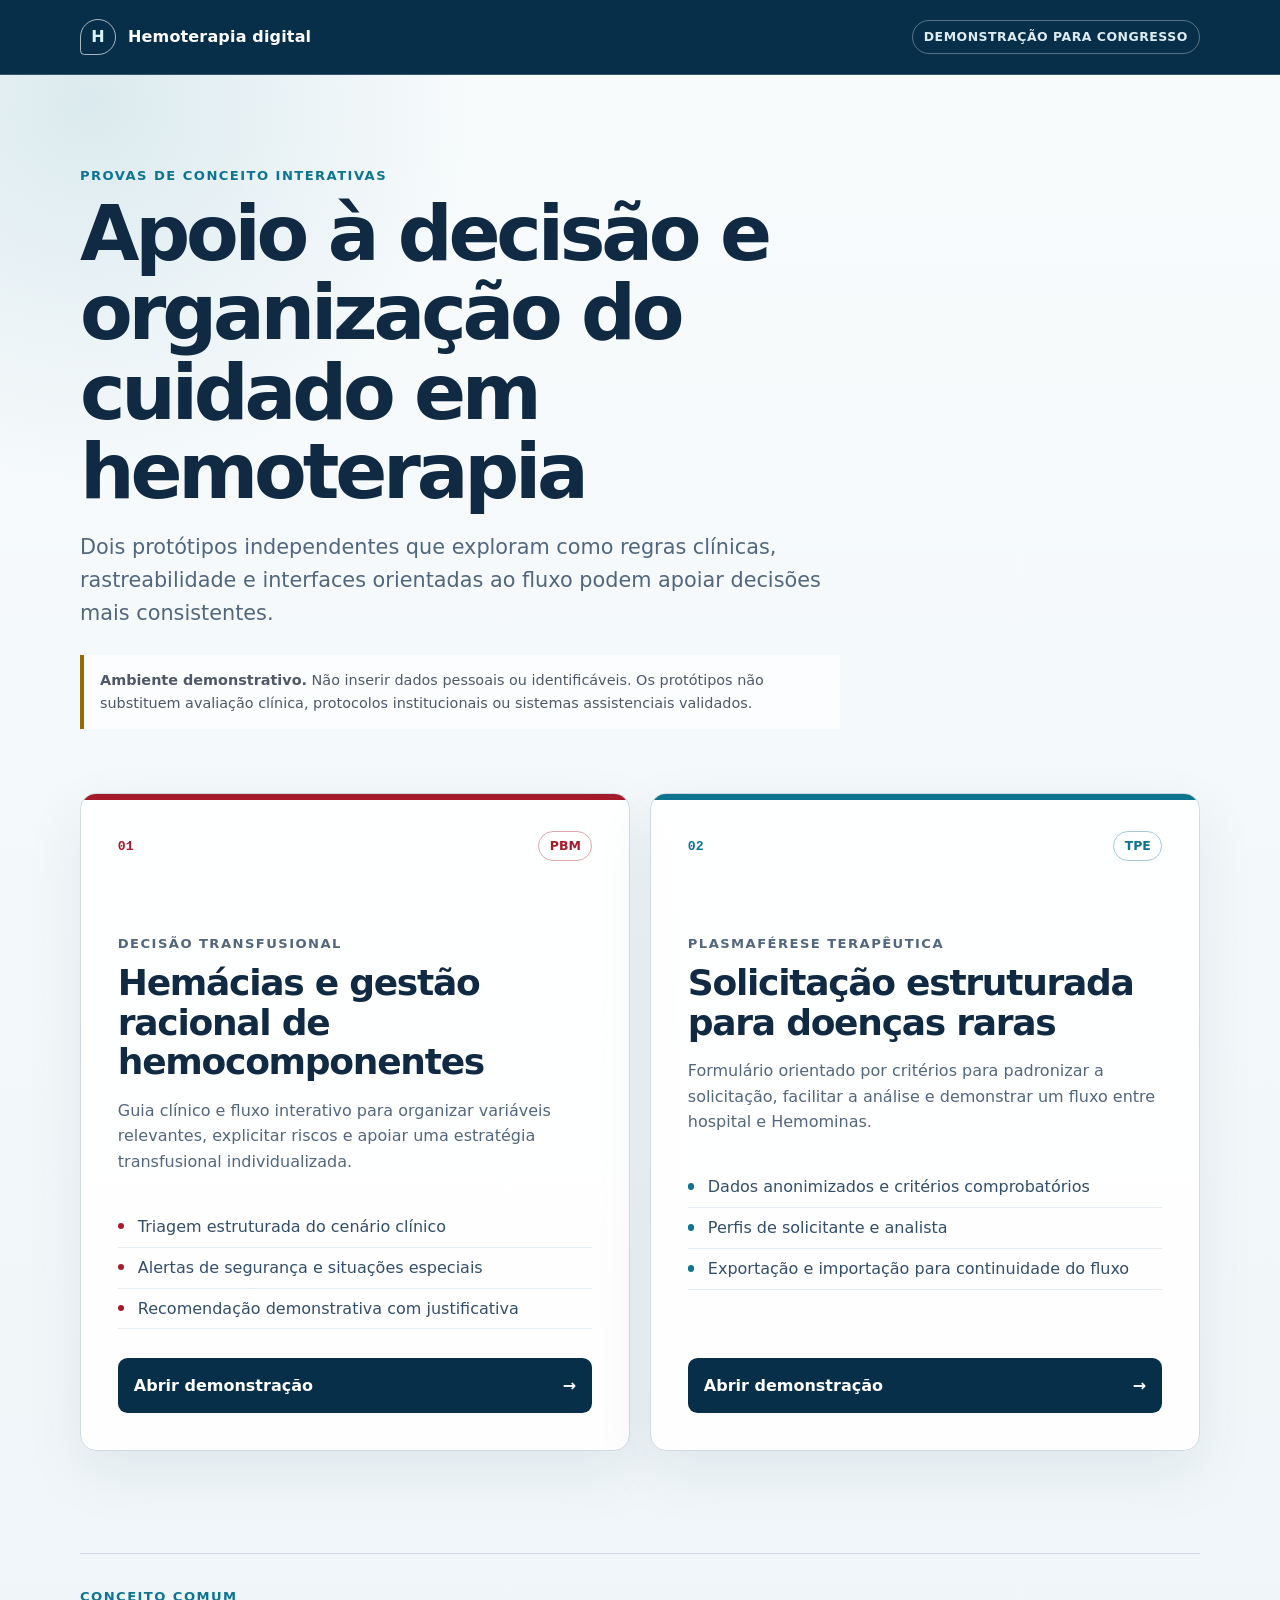
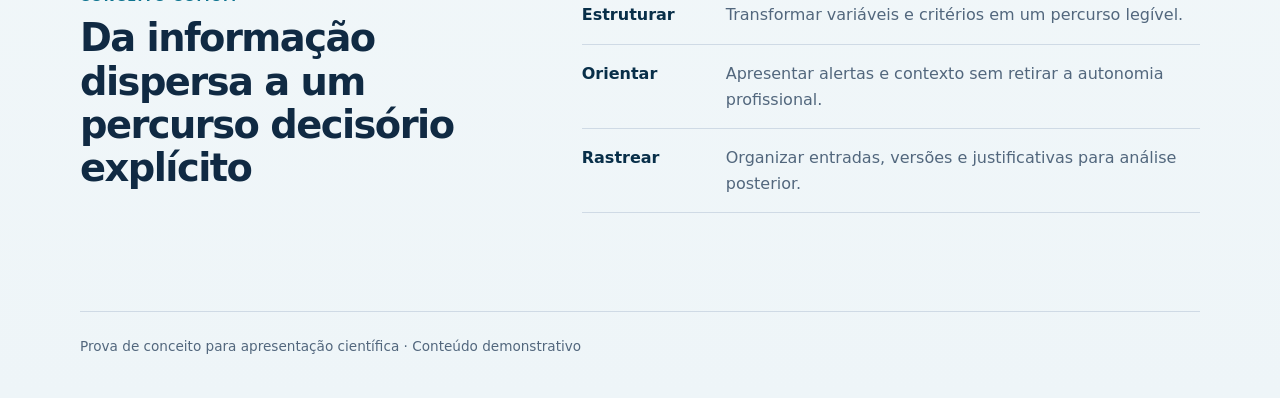
<file: index.html>
<!doctype html>
<html lang="pt-BR">
<head>
  <meta charset="utf-8">
  <meta name="viewport" content="width=device-width, initial-scale=1">
  <meta name="description" content="Provas de conceito de ferramentas digitais para apoio à decisão em hemoterapia.">
  <meta name="theme-color" content="#082f49">
  <title>Provas de Conceito | Apoio à Decisão em Hemoterapia</title>
  <link rel="stylesheet" href="./assets/site.css">
</head>
<body>
  <header class="masthead">
    <div class="masthead__inner">
      <div class="brand" aria-label="Prova de conceito em hemoterapia">
        <span class="brand__mark" aria-hidden="true">H</span>
        <span>Hemoterapia digital</span>
      </div>
      <span class="status">Demonstração para congresso</span>
    </div>
  </header>

  <main>
    <section class="intro" aria-labelledby="titulo-principal">
      <p class="eyebrow">Provas de conceito interativas</p>
      <h1 id="titulo-principal">Apoio à decisão e organização do cuidado em hemoterapia</h1>
      <p class="lede">Dois protótipos independentes que exploram como regras clínicas, rastreabilidade e interfaces orientadas ao fluxo podem apoiar decisões mais consistentes.</p>
      <div class="notice" role="note">
        <strong>Ambiente demonstrativo.</strong> Não inserir dados pessoais ou identificáveis. Os protótipos não substituem avaliação clínica, protocolos institucionais ou sistemas assistenciais validados.
      </div>
    </section>

    <section class="projects" aria-label="Escolha uma demonstração">
      <article class="project project--pbm">
        <div class="project__topline">
          <span class="number">01</span>
          <span class="tag">PBM</span>
        </div>
        <div>
          <p class="project__context">Decisão transfusional</p>
          <h2>Hemácias e gestão racional de hemocomponentes</h2>
          <p>Guia clínico e fluxo interativo para organizar variáveis relevantes, explicitar riscos e apoiar uma estratégia transfusional individualizada.</p>
        </div>
        <ul>
          <li>Triagem estruturada do cenário clínico</li>
          <li>Alertas de segurança e situações especiais</li>
          <li>Recomendação demonstrativa com justificativa</li>
        </ul>
        <a class="button" href="./pbm/">Abrir demonstração <span aria-hidden="true">→</span></a>
      </article>

      <article class="project project--tpe">
        <div class="project__topline">
          <span class="number">02</span>
          <span class="tag">TPE</span>
        </div>
        <div>
          <p class="project__context">Plasmaférese terapêutica</p>
          <h2>Solicitação estruturada para doenças raras</h2>
          <p>Formulário orientado por critérios para padronizar a solicitação, facilitar a análise e demonstrar um fluxo entre hospital e Hemominas.</p>
        </div>
        <ul>
          <li>Dados anonimizados e critérios comprobatórios</li>
          <li>Perfis de solicitante e analista</li>
          <li>Exportação e importação para continuidade do fluxo</li>
        </ul>
        <a class="button" href="./tpe/">Abrir demonstração <span aria-hidden="true">→</span></a>
      </article>
    </section>

    <section class="principles" aria-labelledby="principios">
      <div>
        <p class="eyebrow">Conceito comum</p>
        <h2 id="principios">Da informação dispersa a um percurso decisório explícito</h2>
      </div>
      <div class="principles__grid">
        <p><strong>Estruturar</strong><span>Transformar variáveis e critérios em um percurso legível.</span></p>
        <p><strong>Orientar</strong><span>Apresentar alertas e contexto sem retirar a autonomia profissional.</span></p>
        <p><strong>Rastrear</strong><span>Organizar entradas, versões e justificativas para análise posterior.</span></p>
      </div>
    </section>
  </main>

  <footer>
    <p>Prova de conceito para apresentação científica · Conteúdo demonstrativo</p>
  </footer>
</body>
</html>
</file>
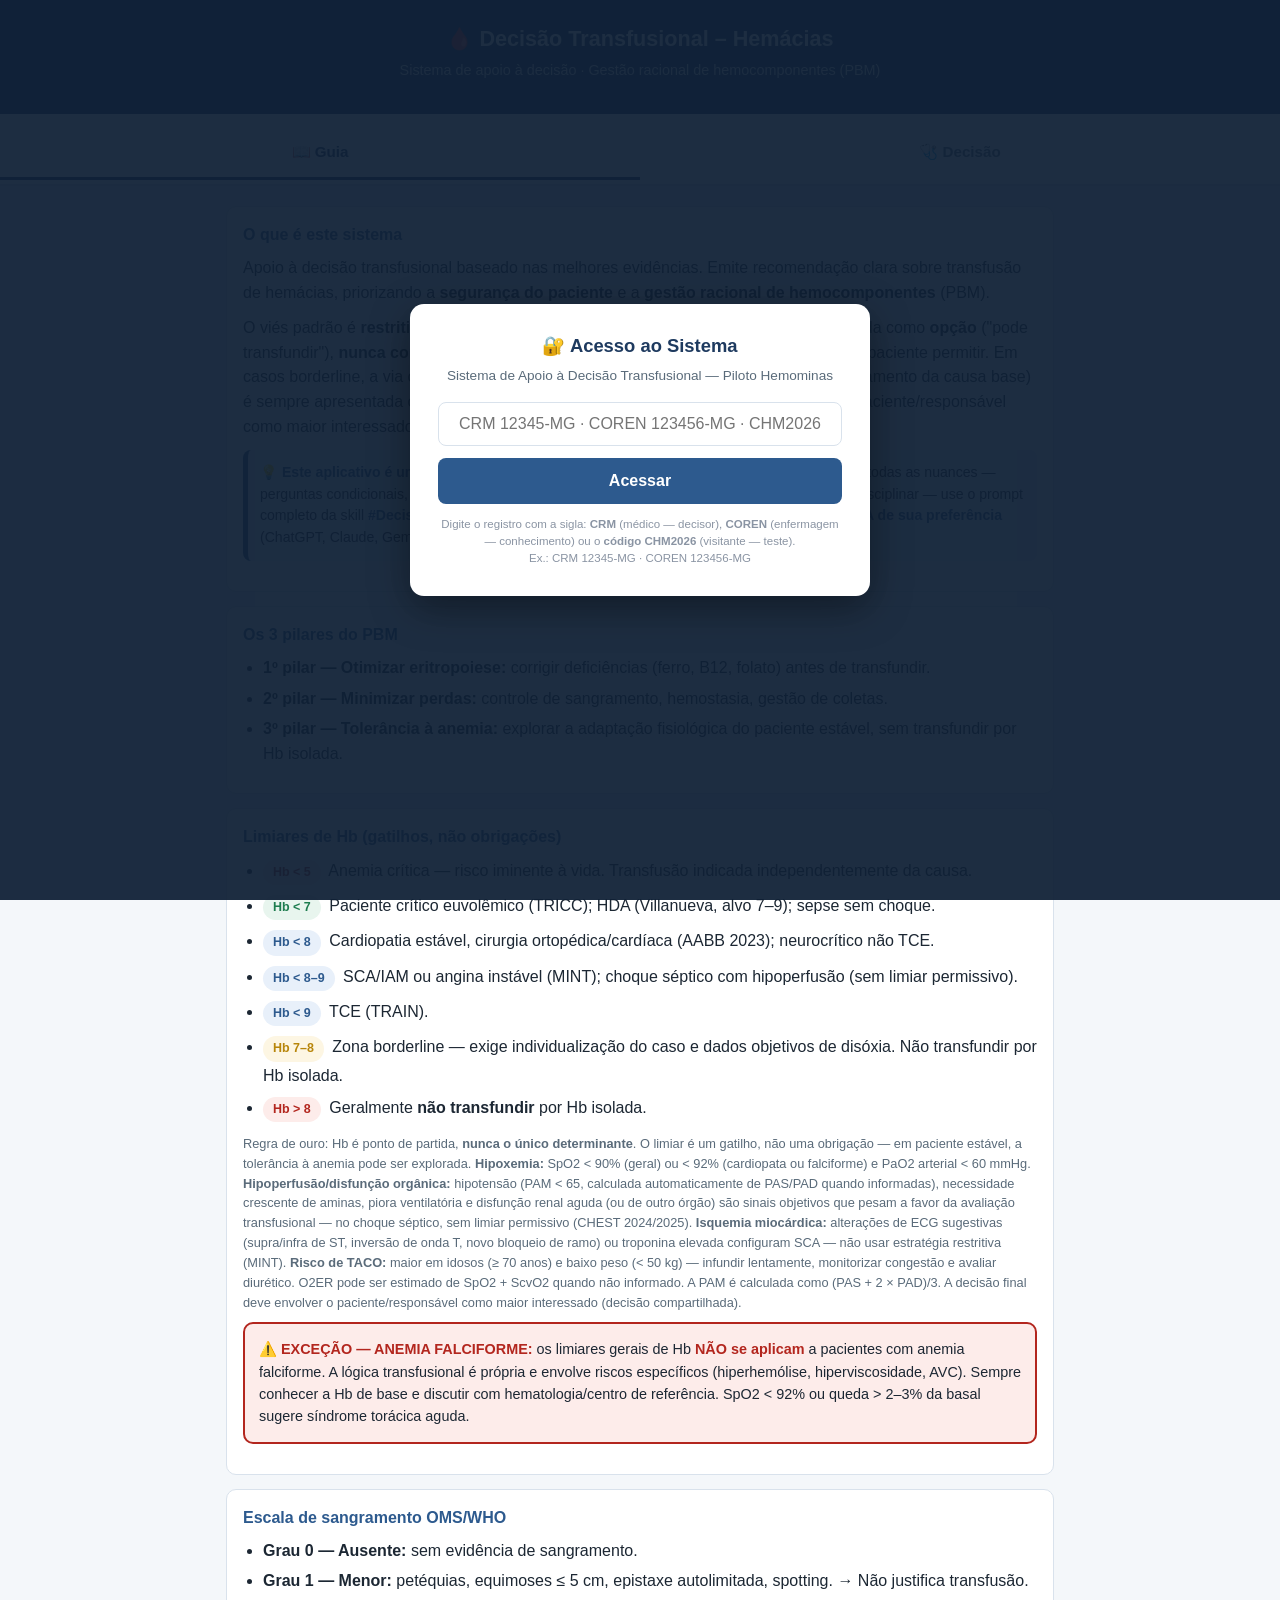
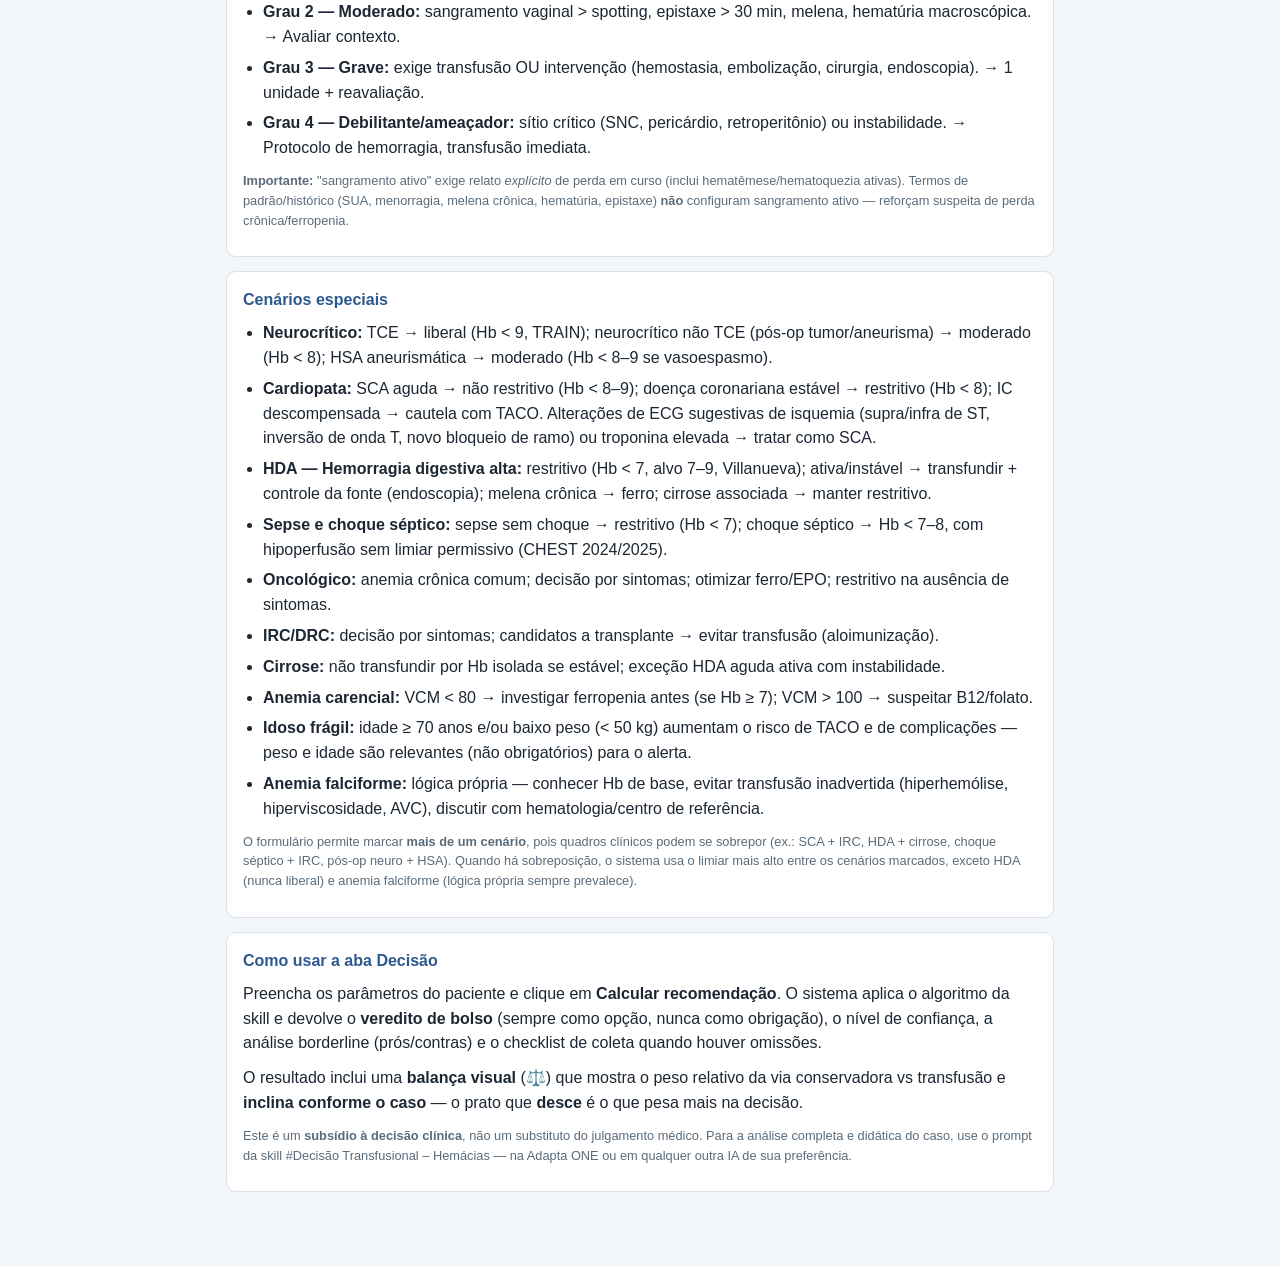
<file: pbm/index.html>
<!DOCTYPE html>
<html lang="pt-BR">
<head>
<meta charset="UTF-8">
<meta name="viewport" content="width=device-width, initial-scale=1.0">
<title>Decisão Transfusional – Hemácias | Apoio PBM</title>
<style>
  *{box-sizing:border-box;margin:0;padding:0}
  body{font-family:Arial,Helvetica,sans-serif;background:#f4f7fa;color:#1c2733;line-height:1.55}
  header{background:#1e3a5f;color:#fff;padding:22px 20px;text-align:center}
  header h1{font-size:1.35rem;margin-bottom:4px}
  header p{font-size:.9rem;opacity:.9}
  .tabs{display:flex;background:#fff;border-bottom:2px solid #d9e2ec}
  .tab{flex:1;padding:14px;text-align:center;cursor:pointer;font-weight:bold;color:#5a6b7a;border-bottom:3px solid transparent;font-size:.95rem;user-select:none}
  .panel{display:none}
  #tab-guia:checked ~ main #guia{display:block}
  #tab-decisao:checked ~ main #decisao{display:block}
  #tab-guia:checked ~ .tabs label[for="tab-guia"],
  #tab-decisao:checked ~ .tabs label[for="tab-decisao"]{color:#1e3a5f;border-bottom-color:#1e3a5f}
  main{max-width:860px;margin:0 auto;padding:20px 16px 60px}
  h3{color:#2d5a8e;font-size:1rem;margin:14px 0 8px}
  p{margin-bottom:10px}
  .card{background:#fff;border:1px solid #d9e2ec;border-radius:10px;padding:16px;margin-bottom:14px}
  .card h3{margin-top:0}
  ul{padding-left:20px;margin-bottom:10px}
  li{margin-bottom:6px}
  .pill{display:inline-block;padding:3px 10px;border-radius:20px;font-size:.78rem;font-weight:bold;margin:2px 4px 2px 0}
  .pill.verde{background:#e8f5ee;color:#1e7d4f}
  .pill.amarelo{background:#fdf6e3;color:#b8860b}
  .pill.vermelho{background:#fdecea;color:#b3261e}
  .pill.azul{background:#e8f0fa;color:#2d5a8e}
  .grid{display:flex;flex-wrap:wrap;gap:14px}
  .grid > div{flex:1 1 300px}
  label{display:block;font-weight:bold;font-size:.85rem;margin:12px 0 4px;color:#1e3a5f}
  input,select{width:100%;padding:10px;border:1px solid #d9e2ec;border-radius:8px;font-size:.95rem;background:#fff}
  .radio-group{display:flex;flex-wrap:wrap;gap:8px;margin-top:4px}
  .radio-group label{display:flex;align-items:center;gap:6px;font-weight:normal;font-size:.88rem;margin:0;padding:8px 12px;border:1px solid #d9e2ec;border-radius:8px;cursor:pointer;background:#fff}
  .radio-group label.sel{border-color:#2d5a8e;background:#e8f0fa;font-weight:bold}
  .radio-group input{width:auto}
  .btn{display:block;width:100%;padding:14px;border:none;border-radius:8px;font-size:1rem;font-weight:bold;cursor:pointer;margin-top:18px}
  .btn.primario{background:#2d5a8e;color:#fff}
  .btn.secundario{background:#eef2f6;color:#1e3a5f;border:1px solid #d9e2ec;margin-top:10px}
  .resultado{margin-top:20px}
  .aviso-dados{background:#fdf6e3;border:1px solid #b8860b;border-radius:8px;padding:12px;margin-bottom:12px;font-size:.88rem}
  .aviso-dados strong{color:#b8860b}
  .sugestao-prompt{background:#e8f0fa;border-left:5px solid #2d5a8e;border-radius:8px;padding:12px;margin-bottom:14px;font-size:.88rem}
  .sugestao-prompt strong{color:#2d5a8e}
  .alerta-falciforme{background:#fdecea;border:2px solid #b3261e;border-radius:10px;padding:14px;margin-bottom:14px;font-size:.9rem}
  .alerta-falciforme strong{color:#b3261e}
  .alerta-obrigatorio{background:#fdecea;border:3px solid #b3261e;border-radius:10px;padding:16px;margin-bottom:16px;font-size:.95rem}
  .alerta-obrigatorio h4{color:#b3261e;font-size:1.05rem;margin-bottom:8px}
  .alerta-obrigatorio strong{color:#b3261e}
  .pbm-hero{background:#e8f5ee;border:2px solid #1e7d4f;border-radius:12px;padding:16px;margin-bottom:14px}
  .pbm-hero h4{color:#1e7d4f;font-size:1.1rem;margin-bottom:8px}
  .pbm-hero p{font-size:.92rem}
  .pbm-alerta{background:#fdf6e3;border-left:5px solid #b8860b;border-radius:8px;padding:10px 12px;margin-top:10px}
  .pbm-alerta strong{color:#8a6d1a}
  .faixa-warn{background:#fdf6e3;border:2px solid #b8860b;border-radius:10px;padding:14px;margin-bottom:14px;font-size:.9rem}
  .faixa-warn strong{color:#8a6d1a}
  .taco-warn{background:#fdecea;border:2px solid #b3261e;border-radius:10px;padding:14px;margin-bottom:14px;font-size:.9rem}
  .taco-warn strong{color:#b3261e}
  .veredito{border-radius:12px;padding:18px;margin-bottom:14px;border:2px solid}
  .veredito.nao{background:#e8f5ee;border-color:#1e7d4f}
  .veredito.aprofundar{background:#fdf6e3;border-color:#b8860b}
  .veredito.transfundir{background:#fff;border-color:#2d5a8e}
  .veredito h3{font-size:1.25rem;margin-bottom:6px}
  .veredito .motivo{font-weight:bold;margin-bottom:4px}
  .veredito .detalhe{font-size:.88rem;opacity:.85}
  .veredito .opcao{font-size:.85rem;font-style:italic;color:#5a6b7a;margin-top:8px}
  .veredito.secundario{padding:12px 14px;border-width:1px;background:#f7fafc}
  .veredito.secundario h3{font-size:1rem;margin-bottom:4px}
  .veredito.secundario .motivo{font-size:.92rem}
  .veredito.secundario .detalhe{font-size:.82rem}
  .veredito.secundario .opcao{font-size:.8rem}
  .alerta{background:#fdecea;border-left:5px solid #b3261e;border-radius:8px;padding:14px;margin-bottom:14px}
  .alerta strong{color:#b3261e}
  .bloco{background:#fff;border:1px solid #d9e2ec;border-radius:10px;padding:16px;margin-bottom:14px}
  .bloco h4{color:#1e3a5f;margin-bottom:8px;font-size:.95rem}
  .bloco .linha{display:flex;justify-content:space-between;padding:6px 0;border-bottom:1px dashed #d9e2ec;font-size:.9rem}
  .bloco .linha:last-child{border-bottom:none}
  .bloco .rotulo{color:#5a6b7a}
  .bloco .valor{font-weight:bold;text-align:right;max-width:60%}
  .pros-contras{display:flex;gap:12px;flex-wrap:wrap}
  .pros,.contras{flex:1 1 250px;border-radius:8px;padding:12px}
  .pros{background:#e8f5ee}
  .contras{background:#fdecea}
  .pros h5,.contras h5{margin-bottom:6px}
  .nota{font-size:.8rem;color:#5a6b7a;margin-top:8px}
  .disclaimer{background:#eef2f6;border-radius:8px;padding:12px;font-size:.8rem;color:#5a6b7a;margin-top:20px}

  /* BALANÇA */
  .balanca{background:#fff;border:1px solid #d9e2ec;border-radius:12px;padding:14px 14px 12px;margin-bottom:14px;text-align:center}
  .balanca-titulo{font-size:.95rem;font-weight:bold;color:#1e3a5f;margin-bottom:2px}
  .balanca-sub{font-size:.76rem;color:#5a6b7a;margin-bottom:12px}
  .balanca-corpo{position:relative;max-width:620px;margin:0 auto;min-height:270px}
  .haste{position:relative;height:8px;background:#1e3a5f;border-radius:4px;margin:0 26px;transform-origin:50% 50%;transition:transform .5s ease;z-index:2}
  .fulcro{position:absolute;left:50%;top:8px;transform:translateX(-50%);width:0;height:0;border-left:14px solid transparent;border-right:14px solid transparent;border-top:20px solid #1e3a5f;z-index:1}
  .fulcro-base{position:absolute;left:50%;top:28px;transform:translateX(-50%);width:64px;height:9px;background:#1e3a5f;border-radius:3px;z-index:1}
  .balanca.pende-pbm .haste{transform:rotate(-6deg)}
  .balanca.pende-pbm-forte .haste{transform:rotate(-9deg)}
  .balanca.pende-transfusao .haste{transform:rotate(6deg)}
  .balanca.pende-transfusao-forte .haste{transform:rotate(9deg)}
  .prato{position:absolute;top:52px;width:44%;background:#fff;border:1px solid #d9e2ec;border-radius:10px;padding:6px 9px;text-align:left;box-shadow:0 1px 3px rgba(0,0,0,.06)}
  .prato-pbm{left:0;border-color:#1e7d4f}
  .prato-tx{right:0;border-color:#b8860b}
  .prato-rotulo{font-weight:bold;font-size:.78rem;text-align:center;margin-bottom:3px}
  .prato-pbm .prato-rotulo{color:#1e7d4f}
  .prato-tx .prato-rotulo{color:#8a6d1a}
  .prato ul{list-style:none;padding:0;margin:0 0 5px;font-size:.68rem}
  .prato li{padding:1px 0;border-bottom:1px dashed rgba(0,0,0,.07)}
  .peso-bar{height:7px;background:#e5e7eb;border-radius:5px;overflow:hidden;margin-top:2px}
  .peso-fill{height:100%;border-radius:5px}
  .prato-pbm .peso-fill{background:#1e7d4f}
  .prato-tx .peso-fill{background:#b8860b}
  .prato-peso{font-size:.64rem;color:#5a6b7a;text-align:center;margin-top:2px;font-weight:bold}
  .prato-msg{font-size:.64rem;color:#5a6b7a;text-align:center;font-style:italic;margin-top:1px}
  .balanca-msg{margin-top:16px;position:relative;z-index:3;background:#eef2f6;border-radius:8px;padding:8px 10px;font-size:.8rem;color:#1c2733;text-align:left}

  /* PORTA DE ACESSO */
  #acessoOverlay{position:fixed;inset:0;background:rgba(15,32,54,.94);z-index:1000;display:flex;align-items:center;justify-content:center;padding:16px}
  .acesso-card{background:#fff;border-radius:14px;max-width:460px;width:100%;padding:28px;text-align:center;box-shadow:0 12px 40px rgba(0,0,0,.4)}
  .acesso-card h2{color:#1e3a5f;font-size:1.15rem;margin-bottom:4px}
  .acesso-card .sub{font-size:.85rem;color:#5a6b7a;margin-bottom:16px}
  .acesso-card input{width:100%;padding:12px;border:1px solid #d9e2ec;border-radius:8px;font-size:1rem;text-align:center;text-transform:uppercase}
  .acesso-card .btn{margin-top:12px}
  .acesso-erro{background:#fdecea;color:#b3261e;border-radius:8px;padding:8px;font-size:.8rem;margin-top:10px;display:none}
  .acesso-ajuda{font-size:.72rem;color:#8a94a3;margin-top:12px;line-height:1.5}
  .user-badge{display:inline-block;margin-top:10px;background:rgba(255,255,255,.15);border:1px solid rgba(255,255,255,.35);border-radius:20px;padding:6px 14px;font-size:.8rem;color:#fff}
  .user-badge strong{color:#ffe08a}
  .user-trocar{display:inline-block;margin-left:10px;background:transparent;border:1px solid rgba(255,255,255,.4);color:#fff;border-radius:14px;padding:4px 10px;font-size:.72rem;cursor:pointer}
  .user-trocar:hover{background:rgba(255,255,255,.15)}
  .banner-teste{background:#fdf6e3;border:2px solid #b8860b;border-radius:10px;padding:10px 12px;margin-bottom:14px;font-size:.85rem}
  .banner-teste strong{color:#8a6d1a}
</style>
</head>
<body>

<div id="acessoOverlay">
  <div class="acesso-card">
    <h2>🔐 Acesso ao Sistema</h2>
    <p class="sub">Sistema de Apoio à Decisão Transfusional — Piloto Hemominas</p>
    <input type="text" id="campoAcesso" placeholder="CRM 12345-MG · COREN 123456-MG · CHM2026" autocomplete="off" onkeydown="if(event.key==='Enter'){validarAcesso();}">
    <button class="btn primario" onclick="validarAcesso()">Acessar</button>
    <div class="acesso-erro" id="acessoErro"></div>
    <div class="acesso-ajuda">
      Digite o registro com a sigla: <strong>CRM</strong> (médico — decisor), <strong>COREN</strong> (enfermagem — conhecimento) ou o <strong>código CHM2026</strong> (visitante — teste).<br>
      Ex.: CRM 12345-MG · COREN 123456-MG
    </div>
  </div>
</div>

<input type="radio" name="tab" id="tab-guia" checked hidden>
<input type="radio" name="tab" id="tab-decisao" hidden>

<header>
  <h1>🩸 Decisão Transfusional – Hemácias</h1>
  <p>Sistema de apoio à decisão · Gestão racional de hemocomponentes (PBM)</p>
  <div id="usuarioInfo" class="user-badge" style="display:none"></div>
</header>

<div class="tabs">
  <label class="tab" for="tab-guia">📖 Guia</label>
  <label class="tab" for="tab-decisao">🩺 Decisão</label>
</div>

<main>
  <section id="guia" class="panel">
    <div class="card">
      <h3>O que é este sistema</h3>
      <p>Apoio à decisão transfusional baseado nas melhores evidências. Emite recomendação clara sobre transfusão de hemácias, priorizando a <strong>segurança do paciente</strong> e a <strong>gestão racional de hemocomponentes</strong> (PBM).</p>
      <p>O viés padrão é <strong>restritivo e conservador</strong>. A conduta transfusional é sempre apresentada como <strong>opção</strong> ("pode transfundir"), <strong>nunca como obrigação</strong> ("deve transfundir"), sempre que a segurança do paciente permitir. Em casos borderline, a via conservadora (tolerância à anemia, otimização de ferro/B12, tratamento da causa base) é sempre apresentada como alternativa viável e ética, estimulando a decisão ativa do paciente/responsável como maior interessado.</p>
      <div class="sugestao-prompt">💡 <strong>Este aplicativo é um veredito rápido à beira-leito.</strong> Para a análise completa, didática e com todas as nuances — perguntas condicionais, análise borderline detalhada, impacto das omissões e abordagem multidisciplinar — use o prompt completo da skill <strong>#Decisão Transfusional – Hemácias</strong> na Adapta ONE <strong>ou em qualquer outra IA de sua preferência</strong> (ChatGPT, Claude, Gemini etc.).</div>
    </div>
    <div class="card">
      <h3>Os 3 pilares do PBM</h3>
      <ul>
        <li><strong>1º pilar — Otimizar eritropoiese:</strong> corrigir deficiências (ferro, B12, folato) antes de transfundir.</li>
        <li><strong>2º pilar — Minimizar perdas:</strong> controle de sangramento, hemostasia, gestão de coletas.</li>
        <li><strong>3º pilar — Tolerância à anemia:</strong> explorar a adaptação fisiológica do paciente estável, sem transfundir por Hb isolada.</li>
      </ul>
    </div>
    <div class="card">
      <h3>Limiares de Hb (gatilhos, não obrigações)</h3>
      <ul>
        <li><span class="pill vermelho">Hb &lt; 5</span> Anemia crítica — risco iminente à vida. Transfusão indicada independentemente da causa.</li>
        <li><span class="pill verde">Hb &lt; 7</span> Paciente crítico euvolêmico (TRICC); HDA (Villanueva, alvo 7–9); sepse sem choque.</li>
        <li><span class="pill azul">Hb &lt; 8</span> Cardiopatia estável, cirurgia ortopédica/cardíaca (AABB 2023); neurocrítico não TCE.</li>
        <li><span class="pill azul">Hb &lt; 8–9</span> SCA/IAM ou angina instável (MINT); choque séptico com hipoperfusão (sem limiar permissivo).</li>
        <li><span class="pill azul">Hb &lt; 9</span> TCE (TRAIN).</li>
        <li><span class="pill amarelo">Hb 7–8</span> Zona borderline — exige individualização do caso e dados objetivos de disóxia. Não transfundir por Hb isolada.</li>
        <li><span class="pill vermelho">Hb &gt; 8</span> Geralmente <strong>não transfundir</strong> por Hb isolada.</li>
      </ul>
      <p class="nota">Regra de ouro: Hb é ponto de partida, <strong>nunca o único determinante</strong>. O limiar é um gatilho, não uma obrigação — em paciente estável, a tolerância à anemia pode ser explorada. <strong>Hipoxemia:</strong> SpO2 &lt; 90% (geral) ou &lt; 92% (cardiopata ou falciforme) e PaO2 arterial &lt; 60 mmHg. <strong>Hipoperfusão/disfunção orgânica:</strong> hipotensão (PAM &lt; 65, calculada automaticamente de PAS/PAD quando informadas), necessidade crescente de aminas, piora ventilatória e disfunção renal aguda (ou de outro órgão) são sinais objetivos que pesam a favor da avaliação transfusional — no choque séptico, sem limiar permissivo (CHEST 2024/2025). <strong>Isquemia miocárdica:</strong> alterações de ECG sugestivas (supra/infra de ST, inversão de onda T, novo bloqueio de ramo) ou troponina elevada configuram SCA — não usar estratégia restritiva (MINT). <strong>Risco de TACO:</strong> maior em idosos (≥ 70 anos) e baixo peso (&lt; 50 kg) — infundir lentamente, monitorizar congestão e avaliar diurético. O2ER pode ser estimado de SpO2 + ScvO2 quando não informado. A PAM é calculada como (PAS + 2 × PAD)/3. A decisão final deve envolver o paciente/responsável como maior interessado (decisão compartilhada).</p>
      <div class="alerta-falciforme">⚠️ <strong>EXCEÇÃO — ANEMIA FALCIFORME:</strong> os limiares gerais de Hb <strong>NÃO se aplicam</strong> a pacientes com anemia falciforme. A lógica transfusional é própria e envolve riscos específicos (hiperhemólise, hiperviscosidade, AVC). Sempre conhecer a Hb de base e discutir com hematologia/centro de referência. SpO2 &lt; 92% ou queda &gt; 2–3% da basal sugere síndrome torácica aguda.</div>
    </div>
    <div class="card">
      <h3>Escala de sangramento OMS/WHO</h3>
      <ul>
        <li><strong>Grau 0 — Ausente:</strong> sem evidência de sangramento.</li>
        <li><strong>Grau 1 — Menor:</strong> petéquias, equimoses ≤ 5 cm, epistaxe autolimitada, spotting. → Não justifica transfusão.</li>
        <li><strong>Grau 2 — Moderado:</strong> sangramento vaginal &gt; spotting, epistaxe &gt; 30 min, melena, hematúria macroscópica. → Avaliar contexto.</li>
        <li><strong>Grau 3 — Grave:</strong> exige transfusão OU intervenção (hemostasia, embolização, cirurgia, endoscopia). → 1 unidade + reavaliação.</li>
        <li><strong>Grau 4 — Debilitante/ameaçador:</strong> sítio crítico (SNC, pericárdio, retroperitônio) ou instabilidade. → Protocolo de hemorragia, transfusão imediata.</li>
      </ul>
      <p class="nota"><strong>Importante:</strong> "sangramento ativo" exige relato <em>explícito</em> de perda em curso (inclui hematêmese/hematoquezia ativas). Termos de padrão/histórico (SUA, menorragia, melena crônica, hematúria, epistaxe) <strong>não</strong> configuram sangramento ativo — reforçam suspeita de perda crônica/ferropenia.</p>
    </div>
    <div class="card">
      <h3>Cenários especiais</h3>
      <ul>
        <li><strong>Neurocrítico:</strong> TCE → liberal (Hb &lt; 9, TRAIN); neurocrítico não TCE (pós-op tumor/aneurisma) → moderado (Hb &lt; 8); HSA aneurismática → moderado (Hb &lt; 8–9 se vasoespasmo).</li>
        <li><strong>Cardiopata:</strong> SCA aguda → não restritivo (Hb &lt; 8–9); doença coronariana estável → restritivo (Hb &lt; 8); IC descompensada → cautela com TACO. Alterações de ECG sugestivas de isquemia (supra/infra de ST, inversão de onda T, novo bloqueio de ramo) ou troponina elevada → tratar como SCA.</li>
        <li><strong>HDA — Hemorragia digestiva alta:</strong> restritivo (Hb &lt; 7, alvo 7–9, Villanueva); ativa/instável → transfundir + controle da fonte (endoscopia); melena crônica → ferro; cirrose associada → manter restritivo.</li>
        <li><strong>Sepse e choque séptico:</strong> sepse sem choque → restritivo (Hb &lt; 7); choque séptico → Hb &lt; 7–8, com hipoperfusão sem limiar permissivo (CHEST 2024/2025).</li>
        <li><strong>Oncológico:</strong> anemia crônica comum; decisão por sintomas; otimizar ferro/EPO; restritivo na ausência de sintomas.</li>
        <li><strong>IRC/DRC:</strong> decisão por sintomas; candidatos a transplante → evitar transfusão (aloimunização).</li>
        <li><strong>Cirrose:</strong> não transfundir por Hb isolada se estável; exceção HDA aguda ativa com instabilidade.</li>
        <li><strong>Anemia carencial:</strong> VCM &lt; 80 → investigar ferropenia antes (se Hb ≥ 7); VCM &gt; 100 → suspeitar B12/folato.</li>
        <li><strong>Idoso frágil:</strong> idade ≥ 70 anos e/ou baixo peso (&lt; 50 kg) aumentam o risco de TACO e de complicações — peso e idade são relevantes (não obrigatórios) para o alerta.</li>
        <li><strong>Anemia falciforme:</strong> lógica própria — conhecer Hb de base, evitar transfusão inadvertida (hiperhemólise, hiperviscosidade, AVC), discutir com hematologia/centro de referência.</li>
      </ul>
      <p class="nota">O formulário permite marcar <strong>mais de um cenário</strong>, pois quadros clínicos podem se sobrepor (ex.: SCA + IRC, HDA + cirrose, choque séptico + IRC, pós-op neuro + HSA). Quando há sobreposição, o sistema usa o limiar mais alto entre os cenários marcados, exceto HDA (nunca liberal) e anemia falciforme (lógica própria sempre prevalece).</p>
    </div>
    <div class="card">
      <h3>Como usar a aba Decisão</h3>
      <p>Preencha os parâmetros do paciente e clique em <strong>Calcular recomendação</strong>. O sistema aplica o algoritmo da skill e devolve o <strong>veredito de bolso</strong> (sempre como opção, nunca como obrigação), o nível de confiança, a análise borderline (prós/contras) e o checklist de coleta quando houver omissões.</p>
      <p>O resultado inclui uma <strong>balança visual</strong> (⚖️) que mostra o peso relativo da via conservadora vs transfusão e <strong>inclina conforme o caso</strong> — o prato que <strong>desce</strong> é o que pesa mais na decisão.</p>
      <p class="nota">Este é um <strong>subsídio à decisão clínica</strong>, não um substituto do julgamento médico. Para a análise completa e didática do caso, use o prompt da skill #Decisão Transfusional – Hemácias — na Adapta ONE ou em qualquer outra IA de sua preferência.</p>
    </div>
  </section>

  <section id="decisao" class="panel">
    <div id="bannerTeste" style="display:none" class="banner-teste">
      <strong>⚠️ Modo teste/conhecimento:</strong> você acessou o sistema sem registro de médico (CRM). Pode explorar e testar, mas <strong>não devem ser tomadas decisões transfusionais</strong> — a decisão é exclusiva do médico responsável (CRM).
    </div>
    <div class="aviso-dados">
      <strong>⚠️ Aviso importante:</strong> A qualidade da recomendação depende da qualidade dos dados informados. <strong>Entrada de dados errados ou incompletos pode gerar indicações erradas.</strong> Confira os valores antes de calcular.
    </div>

    <div class="card">
      <h3>Dados do paciente</h3>
      <div class="grid">
        <div><label>Hb atual (g/dL) *</label><input type="number" id="hb" step="0.1" min="0" max="20" placeholder="ex.: 6.8"></div>
        <div><label>Hb prévia (g/dL) — cinética</label><input type="number" id="hbPrevia" step="0.1" min="0" max="20" placeholder="opcional"></div>
        <div><label>Tempo de instalação</label><select id="tempo"><option value="desconhecido">Desconhecido (default: crônica)</option><option value="aguda">Aguda (dias)</option><option value="cronica">Crônica (≥ 4 semanas)</option></select></div>
        <div><label>Idade (anos) — opcional</label><input type="number" id="idade" step="1" min="0" max="130" placeholder="opcional — alerta de TACO"></div>
        <div><label>Peso (kg) — opcional</label><input type="number" id="peso" step="0.5" min="0" max="300" placeholder="opcional — alerta de TACO"></div>
        <div><label>PAS (mmHg) — opcional</label><input type="number" id="pas" step="1" min="0" max="300" placeholder="ex.: 110 — calcula PAM"></div>
        <div><label>PAD (mmHg) — opcional</label><input type="number" id="pad" step="1" min="0" max="200" placeholder="ex.: 70 — calcula PAM"></div>
      </div>

      <label>Cenário(s) clínico(s) — marque todos que se aplicam *</label>
      <div class="radio-group">
        <label><input type="checkbox" class="cenario" value="geral"> Geral / não especificado</label>
        <label><input type="checkbox" class="cenario" value="falciforme"> Anemia falciforme / drepanocitose</label>
        <label><input type="checkbox" class="cenario" value="tce"> TCE (trauma cranioencefálico)</label>
        <label><input type="checkbox" class="cenario" value="neuro_ntce"> Neurocrítico não TCE (pós-op tumor/aneurisma)</label>
        <label><input type="checkbox" class="cenario" value="hsa"> HSA aneurismática</label>
        <label><input type="checkbox" class="cenario" value="hic"> Hemorragia intracraniana espontânea</label>
        <label><input type="checkbox" class="cenario" value="sca"> SCA / IAM / angina instável (quadro AGUDO)</label>
        <label><input type="checkbox" class="cenario" value="coronario"> Doença coronariana estável (medicada ou operada)</label>
        <label><input type="checkbox" class="cenario" value="ic_descomp"> Insuficiência cardíaca descompensada</label>
        <label><input type="checkbox" class="cenario" value="hda"> HDA — Hemorragia digestiva alta</label>
        <label><input type="checkbox" class="cenario" value="sepse"> Sepse sem choque</label>
        <label><input type="checkbox" class="cenario" value="choque_septico"> Choque séptico (agudo &lt;24h ou ≥24h)</label>
        <label><input type="checkbox" class="cenario" value="onco"> Oncológico (câncer / quimioterapia)</label>
        <label><input type="checkbox" class="cenario" value="irc"> IRC / DRC</label>
        <label><input type="checkbox" class="cenario" value="cirrose"> Cirrose / hepatopatia</label>
        <label><input type="checkbox" class="cenario" value="carencial"> Anemia carencial</label>
        <label><input type="checkbox" class="cenario" value="ortopedia"> Cirurgia ortopédica</label>
      </div>

      <div id="falciformeBlock" style="display:none">
        <div class="alerta-falciforme">
          <strong>⚠️ ANEMIA FALCIFORME — ATENÇÃO ESPECIAL:</strong> A transfusão neste paciente deve ser feita com <strong>extrema cautela</strong> pelos riscos de <strong>hiperhemólise</strong> (reação hemolítica tardia), <strong>hiperviscosidade</strong> (elevar a Hb pode desencadear crise vaso-oclusiva) e <strong>AVC</strong>. A <strong>Hb de base</strong> deve ser conhecida e o caso <strong>discutido com a hematologia e/ou o plantão do centro de referência</strong> onde o paciente faz acompanhamento. Transfusões inadvertidas podem aumentar significativamente os riscos de complicações e morte. SpO2 &lt; 92% ou queda &gt; 2–3% da basal sugere síndrome torácica aguda.
        </div>
        <label>Hb de base do paciente falciforme (g/dL) — obrigatório *</label>
        <input type="number" id="hbBaseFalc" step="0.1" min="0" max="20" placeholder="ex.: 8.0 (Hb habitual do paciente)">
      </div>

      <div id="hdaBlock" style="display:none">
        <label>HDA — atividade do sangramento</label>
        <div class="radio-group">
          <label><input type="radio" name="hdaAtividade" value="ativa"> Ativa (hematêmese / hematoquezia)</label>
          <label><input type="radio" name="hdaAtividade" value="melena_cronica"> Melena crônica / padrão</label>
          <label><input type="radio" name="hdaAtividade" value="desconhecida"> Desconhecida</label>
        </div>
        <label>Endoscopia prevista?</label>
        <div class="radio-group">
          <label><input type="radio" name="hdaEndoscopia" value="nao"> Não</label>
          <label><input type="radio" name="hdaEndoscopia" value="sim"> Sim</label>
        </div>
      </div>

      <div id="choqueBlock" style="display:none">
        <label>Tempo de choque séptico</label>
        <div class="radio-group">
          <label><input type="radio" name="choqueTempo" value="menos24"> &lt; 24h (agudo)</label>
          <label><input type="radio" name="choqueTempo" value="mais24"> ≥ 24h</label>
        </div>
      </div>

      <label>Sinais de hipóxia / sintomas</label>
      <div class="radio-group">
        <label><input type="checkbox" class="hipoxia" value="dispneia"> Dispneia</label>
        <label><input type="checkbox" class="hipoxia" value="taquicardia"> Taquicardia</label>
        <label><input type="checkbox" class="hipoxia" value="angina"> Angina</label>
        <label><input type="checkbox" class="hipoxia" value="tontura"> Tontura</label>
        <label><input type="checkbox" class="hipoxia" value="sincope"> Síncope</label>
        <label><input type="checkbox" class="hipoxia" value="nenhum"> Nenhum</label>
      </div>

      <label>Sinais de hipoperfusão / disfunção orgânica</label>
      <div class="radio-group">
        <label><input type="checkbox" class="disfuncao" value="hipotensao"> Hipotensão (PAM &lt; 65 mmHg)</label>
        <label><input type="checkbox" class="disfuncao" value="aminas"> Aumento de necessidade de aminas</label>
        <label><input type="checkbox" class="disfuncao" value="piora_vent"> Piora ventilatória</label>
        <label><input type="checkbox" class="disfuncao" value="dra"> Disfunção renal aguda (DRA)</label>
        <label><input type="checkbox" class="disfuncao" value="outra"> Outra disfunção orgânica</label>
        <label><input type="checkbox" class="disfuncao" value="nenhuma_d"> Nenhuma</label>
      </div>
      <p class="nota">Se PAS e PAD forem informados, a PAM é calculada automaticamente — PAM &lt; 65 já conta como hipoperfusão, mesmo sem marcar a caixa.</p>

      <label>Sangramento</label>
      <div class="radio-group">
        <label><input type="radio" name="sangramento" value="nao"> Não</label>
        <label><input type="radio" name="sangramento" value="ativo"> Ativo (relato explícito)</label>
        <label><input type="radio" name="sangramento" value="ambiguo"> Termo ambíguo (melena, hematúria...)</label>
      </div>

      <div id="omsBlock" style="display:none">
        <label>Gravidade OMS/WHO</label>
        <select id="oms">
          <option value="0">Grau 0 — Ausente</option>
          <option value="1">Grau 1 — Menor</option>
          <option value="2">Grau 2 — Moderado</option>
          <option value="3">Grau 3 — Grave</option>
          <option value="4">Grau 4 — Debilitante/ameaçador</option>
        </select>
      </div>

      <label>Estabilidade hemodinâmica</label>
      <div class="radio-group">
        <label><input type="radio" name="estabilidade" value="estavel"> Estável</label>
        <label><input type="radio" name="estabilidade" value="instavel"> Instável</label>
      </div>

      <label>Cirurgia prevista em até 72h?</label>
      <div class="radio-group">
        <label><input type="radio" name="cirurgia" value="nao"> Não</label>
        <label><input type="radio" name="cirurgia" value="sim"> Sim</label>
      </div>

      <div id="adiarBlock" style="display:none">
        <label>É possível adiar a cirurgia para otimização PBM (ferro ± eritropoietina + B12)?</label>
        <div class="radio-group">
          <label><input type="radio" name="cirurgiaAdiavel" value="sim"> Sim, pode adiar</label>
          <label><input type="radio" name="cirurgiaAdiavel" value="nao"> Não, é inadiável</label>
        </div>
      </div>

      <label>Isquemia miocárdica (ECG/troponina)?</label>
      <div class="radio-group">
        <label><input type="radio" name="isquemia" value="nao"> Não</label>
        <label><input type="radio" name="isquemia" value="sim"> Sim</label>
        <label><input type="radio" name="isquemia" value="desconhecido"> Desconhecido</label>
      </div>

      <label>Alterações de ECG sugestivas de isquemia</label>
      <div class="radio-group">
        <label><input type="checkbox" class="ecg" value="supra_st"> Supra de ST</label>
        <label><input type="checkbox" class="ecg" value="infra_st"> Infra de ST / depressão</label>
        <label><input type="checkbox" class="ecg" value="inversao_t"> Inversão de onda T</label>
        <label><input type="checkbox" class="ecg" value="brd_novo"> Novo bloqueio de ramo</label>
        <label><input type="checkbox" class="ecg" value="outra_ecg"> Outra alteração</label>
        <label><input type="checkbox" class="ecg" value="sem_ecg"> Sem alterações</label>
      </div>

      <label>VCM</label>
      <div class="radio-group">
        <label><input type="radio" name="vcm" value="normal"> Normal (80–100)</label>
        <label><input type="radio" name="vcm" value="baixo"> Baixo (&lt; 80)</label>
        <label><input type="radio" name="vcm" value="alto"> Alto (&gt; 100)</label>
        <label><input type="radio" name="vcm" value="desconhecido"> Desconhecido</label>
      </div>

      <h3 style="margin-top:18px">Parâmetros de oxigenação (UTI)</h3>
      <div class="grid">
        <div><label>Lactato (mmol/L)</label><input type="number" id="lactato" step="0.1" placeholder="ex.: 1.8"></div>
        <div><label>ScvO2 (%)</label><input type="number" id="scvo2" step="1" placeholder="65–75"></div>
        <div><label>O2ER (%) — opcional (se vazio, calculado de SpO2/ScvO2)</label><input type="number" id="o2er" step="1" placeholder="&lt; 30 — ou deixe vazio para calcular"></div>
        <div><label>BE</label><input type="number" id="be" step="0.5" placeholder="-2 a +2"></div>
        <div><label>SpO2 (%)</label><input type="number" id="spo2" step="1" placeholder="ex.: 96 — &lt; 90 hipoxemia"></div>
        <div><label>PaO2 arterial (mmHg)</label><input type="number" id="pao2" step="1" placeholder="ex.: 85 — &lt; 60 = hipoxemia"></div>
        <div><label>FiO2 (%) — para calcular P/F</label><input type="number" id="fio2" step="1" placeholder="ex.: 21"></div>
      </div>

      <button class="btn primario" onclick="calcular()">Calcular recomendação</button>
      <button class="btn secundario" onclick="limpar()">Limpar</button>
    </div>

    <div id="resultado" class="resultado"></div>
  </section>
</main>

<script>
var USUARIO = null;

function registrarLog(entrada){
  try{
    var logs = JSON.parse(localStorage.getItem('hemoAcessos')||'[]');
    logs.push(entrada);
    localStorage.setItem('hemoAcessos', JSON.stringify(logs));
  }catch(e){}
}

function validarAcesso(){
  var campo = document.getElementById('campoAcesso').value.trim().toUpperCase();
  var erro = document.getElementById('acessoErro');
  erro.style.display = 'none';
  if(campo === 'CHM2026'){
    USUARIO = {tipo:'Visitante', rotulo:'Visitante (CHM2026)', decisor:false};
  } else if(/^CRM\s*\d{3,6}-[A-Z]{2}$/.test(campo)){
    USUARIO = {tipo:'Médico', rotulo:campo.replace(/\s+/g,' '), decisor:true};
  } else if(/^COREN\s*\d{4,8}-[A-Z]{2}$/.test(campo)){
    USUARIO = {tipo:'Enfermagem', rotulo:campo.replace(/\s+/g,' '), decisor:false};
  } else {
    erro.textContent = 'Formato inválido. Use: CRM 12345-MG, COREN 123456-MG ou o código CHM2026.';
    erro.style.display = 'block';
    return;
  }
  var agora = new Date();
  registrarLog('Acesso: ' + USUARIO.rotulo + ' · ' + agora.toLocaleString('pt-BR'));
  document.getElementById('acessoOverlay').style.display = 'none';
  var badge = document.getElementById('usuarioInfo');
  badge.style.display = 'inline-block';
  badge.innerHTML = '👤 <strong>' + USUARIO.rotulo + '</strong> · ' + agora.toLocaleString('pt-BR') + ' <button class="user-trocar" onclick="trocarUsuario()">Trocar</button>';
  document.getElementById('bannerTeste').style.display = USUARIO.decisor ? 'none' : 'block';
  document.getElementById('resultado').innerHTML = '';
}

function trocarUsuario(){
  document.getElementById('acessoOverlay').style.display = 'flex';
  document.getElementById('campoAcesso').value = '';
  document.getElementById('campoAcesso').focus();
}

function getVal(id){ var el=document.getElementById(id); return el?el.value.replace(/^\s+|\s+$/g,''):''; }
function getNum(id){ var v=parseFloat(getVal(id)); return isNaN(v)?null:v; }
function radio(name){ var el=document.querySelector('input[name="'+name+'"]:checked'); return el?el.value:null; }
function checkedValues(cls){ var arr=[]; var lista=document.querySelectorAll('.'+cls+':checked'); for(var i=0;i<lista.length;i++){ arr.push(lista[i].value); } return arr; }
function hipoxias(){ return checkedValues('hipoxia'); }
function disfuncoes(){ return checkedValues('disfuncao'); }
function ecgs(){ return checkedValues('ecg'); }
function cenarios(){ return checkedValues('cenario'); }
function rotuloCenario(v){
  var map={geral:'Geral',falciforme:'Anemia falciforme',tce:'TCE',neuro_ntce:'Neurocrítico não TCE (pós-op)',hsa:'HSA aneurismática',hic:'HIC espontânea',sca:'SCA/IAM agudo',coronario:'Doença coronariana estável',ic_descomp:'IC descompensada',hda:'HDA — Hemorragia digestiva alta',sepse:'Sepse sem choque',choque_septico:'Choque séptico',onco:'Oncológico',irc:'IRC/DRC',cirrose:'Cirrose/hepatopatia',carencial:'Anemia carencial',ortopedia:'Cirurgia ortopédica'};
  return map[v]||v;
}
function rotuloDisfuncao(v){
  var map={hipotensao:'Hipotensão (PAM<65)',aminas:'Aumento de aminas',piora_vent:'Piora ventilatória',dra:'Disfunção renal aguda',outra:'Outra disfunção orgânica'};
  return map[v]||v;
}
function rotuloECG(v){
  var map={supra_st:'Supra de ST',infra_st:'Infra de ST/depressão',inversao_t:'Inversão de onda T',brd_novo:'Novo bloqueio de ramo',outra_ecg:'Outra alteração'};
  return map[v]||v;
}

var sangs=document.querySelectorAll('input[name="sangramento"]');
for(var si=0;si<sangs.length;si++){
  (function(r){
    r.onchange=function(){
      document.getElementById('omsBlock').style.display=(r.checked && r.value!=='nao')?'block':'none';
    };
  })(sangs[si]);
}

function atualizarBlocos(){
  var cList=cenarios();
  document.getElementById('falciformeBlock').style.display = cList.indexOf('falciforme')>=0 ? 'block' : 'none';
  document.getElementById('hdaBlock').style.display = cList.indexOf('hda')>=0 ? 'block' : 'none';
  document.getElementById('choqueBlock').style.display = cList.indexOf('choque_septico')>=0 ? 'block' : 'none';
}
var cenarioChecks=document.querySelectorAll('.cenario');
for(var ci=0;ci<cenarioChecks.length;ci++){
  (function(c){ c.onchange=atualizarBlocos; })(cenarioChecks[ci]);
}

var cirurgiaRadios=document.querySelectorAll('input[name="cirurgia"]');
for(var cri=0;cri<cirurgiaRadios.length;cri++){
  (function(r){
    r.onchange=function(){
      document.getElementById('adiarBlock').style.display=(r.checked && r.value==='sim')?'block':'none';
    };
  })(cirurgiaRadios[cri]);
}

function marcarSelecao(){
  var inputs=document.querySelectorAll('input');
  for(var i=0;i<inputs.length;i++){
    var inp=inputs[i];
    var lbl=inp.parentNode;
    if(lbl && lbl.tagName==='LABEL'){ lbl.className = inp.checked ? 'sel' : ''; }
  }
}
document.addEventListener('change',marcarSelecao,false);

function calcular(){
  var hb=getNum('hb');
  if(hb===null){ alert('Informe a Hb atual.'); return; }
  var cList=cenarios();
  if(cList.length===0){ alert('Marque pelo menos um cenário clínico.'); return; }

  var tempo=getVal('tempo')||'desconhecido';
  var sangramento=radio('sangramento');
  var oms=parseInt(getVal('oms')||'0');
  var estabilidade=radio('estabilidade');
  var cirurgia=radio('cirurgia');
  var cirurgiaAdiavel=radio('cirurgiaAdiavel');
  var isquemia=radio('isquemia');
  var vcm=radio('vcm')||'desconhecido';
  var hip=hipoxias();
  var temHipoxia=hip.length>0 && !(hip.length===1 && hip[0]==='nenhum');
  var disf=disfuncoes();
  var disfChecked=disf.length>0 && !(disf.length===1 && disf[0]==='nenhuma_d');
  var ecg=ecgs();
  var temECGIsquemia=ecg.length>0 && !(ecg.length===1 && ecg[0]==='sem_ecg');
  var isquemiaObj = (isquemia==='sim') || temECGIsquemia;

  var idade=getNum('idade'), peso=getNum('peso');
  var idoso = idade!==null && idade>=70;
  var baixoPeso = peso!==null && peso<50;
  var riscoTACO = idoso || baixoPeso;

  var pas=getNum('pas'), pad=getNum('pad');
  var pam=null, pamBaixa=false;
  if(pas!==null && pad!==null && pas>0 && pad>0){ pam=Math.round(((pas+2*pad)/3)*10)/10; }
  if(pam!==null && pam<65){ pamBaixa=true; }
  var temDisfuncao = disfChecked || pamBaixa;

  var temFalc = cList.indexOf('falciforme')>=0;
  var temTce = cList.indexOf('tce')>=0;
  var temNeuroNtce = cList.indexOf('neuro_ntce')>=0;
  var temHsa = cList.indexOf('hsa')>=0;
  var temHic = cList.indexOf('hic')>=0;
  var temSca = cList.indexOf('sca')>=0;
  var temCoronario = cList.indexOf('coronario')>=0;
  var temIc = cList.indexOf('ic_descomp')>=0;
  var temHda = cList.indexOf('hda')>=0;
  var temSepse = cList.indexOf('sepse')>=0;
  var temChoqueSeptico = cList.indexOf('choque_septico')>=0;
  var temOnco = cList.indexOf('onco')>=0;
  var temIrc = cList.indexOf('irc')>=0;
  var temCirrose = cList.indexOf('cirrose')>=0;
  var temCarencial = cList.indexOf('carencial')>=0;
  var temOrtopedia = cList.indexOf('ortopedia')>=0;

  var hdaAtividade = temHda ? (radio('hdaAtividade')||'desconhecida') : null;
  var hdaEndoscopia = temHda ? radio('hdaEndoscopia') : null;
  var hdaAtiva = temHda && (sangramento==='ativo' || hdaAtividade==='ativa');
  var choqueTempo = temChoqueSeptico ? (radio('choqueTempo')||'desconhecido') : null;

  var lactato=getNum('lactato'), scvo2=getNum('scvo2'), o2er=getNum('o2er'), be=getNum('be'), spo2=getNum('spo2'), pao2=getNum('pao2'), fio2=getNum('fio2');

  var o2erCalc=null;
  if(o2er===null && spo2!==null && scvo2!==null && spo2>0){ o2erCalc=((spo2-scvo2)/spo2)*100; }
  var o2erUsado = (o2er!==null)?o2er:o2erCalc;

  var pf=null;
  if(pao2!==null && fio2!==null && fio2>0){ pf=Math.round(pao2/(fio2/100)); }
  var pfComprometido = pf!==null && pf<300;

  var temOxi=(lactato!==null||scvo2!==null||o2erUsado!==null||be!==null);
  var disoxia=(lactato!==null&&lactato>2)||(scvo2!==null&&scvo2<65)||(o2erUsado!==null&&o2erUsado>30)||(be!==null&&be<-2);

  var limiarSpO2=(temFalc||temSca||temCoronario)?92:90;
  var hipoxemia=(spo2!==null&&spo2<limiarSpO2)||(pao2!==null&&pao2<60);

  var confianca='ALTA';
  var omissoes=[];
  var faltando=[];
  var soGeral = cList.length===1 && cList[0]==='geral';
  if(soGeral){ confianca='BAIXA'; omissoes.push('Cenário clínico específico não identificado'); }
  if(temOxi){
    if(lactato===null){ confianca='BAIXA'; omissoes.push('Lactato ausente'); faltando.push('Lactato'); }
    if(scvo2===null){ confianca='BAIXA'; omissoes.push('ScvO2 ausente'); faltando.push('ScvO2'); }
    if(o2er===null && o2erCalc===null){ confianca='BAIXA'; omissoes.push('O2ER ausente'); faltando.push('O2ER'); }
    if(be===null){ confianca='BAIXA'; omissoes.push('BE ausente'); faltando.push('BE'); }
  }

  var veredito=null, motivo='', detalhe='', opcao='', omsTexto='';

  if(temFalc){
    var hbBase = getNum('hbBaseFalc');
    if(hbBase===null){ alert('Paciente falciforme: informe a Hb de base (campo obrigatório).'); return; }
    if((hdaAtiva || sangramento==='ativo') && (oms>=3 || estabilidade==='instavel')){
      veredito='TRANSFUNDIR'; motivo='Sangramento ativo grave/instabilidade em paciente falciforme.';
      detalhe='URGÊNCIA: discutir IMEDIATAMENTE com hematologia/centro de referência. Considerar transfusão de troca se indicado. Não elevar Hb acima de 10 g/dL (risco de hiperviscosidade).';
      opcao='Em falciforme, a transfusão é decisão conjunta com a hematologia. Preferir transfusão de troca em complicações agudas. Evitar transfusão simples inadvertida.';
    }
    else if((temHipoxia || hipoxemia || temDisfuncao) && (hip.indexOf('sincope')>=0 || hip.indexOf('angina')>=0 || hipoxemia || temDisfuncao) && hb < hbBase){
      veredito='APROFUNDAR'; motivo='Sintomas relevantes, hipoxemia ou disfunção orgânica com Hb abaixo da base em falciforme.';
      detalhe='Discutir com hematologia/centro de referência. Em suspeita de AVC, síndrome torácica aguda ou sequestro (hipotensão, disfunção orgânica), considerar transfusão de troca. Não transfundir por Hb isolada.';
      opcao='A transfusão em falciforme NÃO segue limiares gerais. Decisão conjunta com hematologia. Conhecer Hb de base e alvo (geralmente ≤ 10 g/dL).';
    }
    else {
      veredito='NAO'; motivo='Anemia falciforme: não transfundir por Hb isolada.';
      detalhe='A lógica transfusional é própria. Conhecer Hb de base ('+hbBase+' g/dL). Discutir com hematologia/centro de referência. Transfusão inadvertida aumenta risco de hiperhemólise, hiperviscosidade e AVC.';
      opcao='Em falciforme estável, a transfusão é evitada. Se houver indicação específica (AVC, síndrome torácica aguda, pré-operatório, crise aplásica), discutir com hematologia — preferir transfusão de troca e manter Hb ≤ 10 g/dL.';
    }
    confianca='MODERADA';
    omissoes.push('Caso falciforme requer discussão com hematologia/centro de referência');
  }
  else if(veredito===null){
    if(hdaAtiva || sangramento==='ativo'){
      if(oms>=3 || estabilidade==='instavel'){
        veredito='TRANSFUNDIR'; motivo='Sangramento ativo'+(temHda?' (HDA)':'')+' grau '+oms+' OMS/WHO'+(estabilidade==='instavel'?' com instabilidade hemodinâmica':'')+'.';
        detalhe='Protocolo de hemorragia: transfusão + controle da fonte'+(temHda?' (endoscopia digestiva alta)':'')+'. Em HDA manter alvo 7-9 (Villanueva).';
        opcao='Neste cenário (sangramento ativo grave/instabilidade), a transfusão é uma OPÇÃO indicada — mas sempre em paralelo ao controle da fonte e à reavaliação contínua. Em HDA, nunca estratégia liberal.';
      } else {
        veredito='APROFUNDAR'; motivo='Sangramento ativo'+(temHda?' (HDA)':'')+' grau '+oms+' OMS/WHO, sem instabilidade.';
        detalhe='Avaliar contexto: grau 1-2 não indica transfusão isolada por sangramento. Em HDA, alvo 7-9.';
      }
    } else {
      if(hb < 5){
        veredito='TRANSFUNDIR'; motivo='Hb '+hb+' g/dL — anemia crítica com risco iminente à vida.';
        detalhe='Transfusão indicada independentemente da causa. 1 unidade + reavaliação, tratar causa base em paralelo.';
        opcao='A transfusão é uma OPÇÃO indicada neste cenário de anemia crítica. Não há alternativa conservadora segura neste momento — a tolerância à anemia não se aplica a valores tão baixos.';
      } else {
        var cronica=(tempo==='cronica'||tempo==='desconhecido');
        if(cronica && temCirrose && !temCarencial && !temOnco && !temHda){
          veredito='NAO'; motivo='Cirrose: não transfundir por Hb isolada se estável.';
          detalhe='Risco de hipertensão portal e sangramento varicoso. Tratar causa base.';
        } else if(cronica && temHda && !hdaAtiva && sangramento!=='ativo'){
          veredito='APROFUNDAR'; motivo='HDA crônica (melena sem atividade) com Hb '+hb+'.';
          detalhe='Não transfundir por Hb isolada em HDA. Investigar atividade (pergunta condicional), ferropenia (VCM) e causa. Repor ferro antes.';
          opcao='Em HDA crônica/melena de padrão, a prioridade é investigar e repor ferro — não transfundir por Hb isolada.';
        } else if(cronica && temOnco && !temSca && !temTce && !temHsa && !temHic && hb>=7 && !temHipoxia && !hipoxemia && !temDisfuncao){
          veredito='APROFUNDAR'; motivo='Anemia crônica em paciente oncológico com Hb '+hb+'.';
          detalhe='Decisão por sintomas: otimizar causa base (ferro, deficiências, doença oncológica) antes de transfundir. Se sintomático, hipoxêmico ou com disfunção orgânica, transfusão pode ser considerada.';
        } else if(cronica && (temCarencial || vcm==='baixo') && hb>=7){
          veredito='APROFUNDAR'; motivo='Anemia carencial/microcítica (VCM<80) com Hb '+hb+'.';
          detalhe='Investigar ferropenia antes de transfundir. Priorizar reposição de ferro.';
        } else if(cronica && vcm==='alto' && hb>=7){
          veredito='APROFUNDAR'; motivo='VCM>100 sugere deficiência de B12/folato.';
          detalhe='Investigar e repor substratos antes de considerar transfusão.';
        }
        if(veredito===null){
          var limiares=[];
          if(temTce){ limiares.push({v:9,n:'TCE (TRAIN)'}); }
          if(temNeuroNtce){ limiares.push({v:8,n:'Neurocrítico não TCE (moderado)'}); }
          if(temHsa){ limiares.push({v:8,n:'HSA aneurismática (SAHARA)'}); }
          if(temHic){ limiares.push({v:8,n:'HIC espontânea'}); }
          if(temSca || isquemiaObj){ limiares.push({v:8.5,n:'SCA (MINT)'}); }
          if(temCoronario || temOrtopedia){ limiares.push({v:8,n:'AABB 2023 (DCV estável/ortopedia)'}); }
          if(temIrc){ limiares.push({v:7.5,n:'IRC/DRC (KDIGO)'}); }
          if(temIc){ limiares.push({v:7,n:'IC descompensada (cautela TACO)'}); }
          if(temOnco){ limiares.push({v:7,n:'Oncológico (restritivo)'}); }
          if(temHda){ limiares.push({v:7,n:'HDA (Villanueva — restritivo)'}); }
          if(temSepse){ limiares.push({v:7,n:'Sepse sem choque (restritivo)'}); }
          if(temChoqueSeptico){ limiares.push({v:7.5,n:'Choque séptico (CHEST — sem limiar permissivo)'}); }
          if(limiares.length===0){ limiares.push({v:7,n:'geral'}); }
          if(temHda){
            for(var li=0;li<limiares.length;li++){ if(limiares[li].v>7){ limiares[li].v=7; limiares[li].n=limiares[li].n+' (limitado a 7 — HDA nunca liberal)'; } }
          }
          var limiar=7, limiarNome='geral';
          for(var li2=0;li2<limiares.length;li2++){ if(limiares[li2].v>limiar){ limiar=limiares[li2].v; limiarNome=limiares[li2].n; } }
          if(disoxia){ veredito='TRANSFUNDIR'; motivo='Disóxia instalada (lactato>2, ScvO2<65, O2ER>30'+(o2erCalc!==null?' [O2ER calculado]':'')+', BE<-2).'; detalhe='1 unidade + reavaliar. Transfusão subsidiada por dados objetivos.'; opcao='A transfusão é uma OPÇÃO indicada neste cenário, mas a via conservadora (tolerância à anemia) pode ser considerada se o paciente estiver estável e adaptado. Discutir em equipe.'; }
          else if(hipoxemia && hb<8){ veredito='TRANSFUNDIR'; motivo='Hipoxemia (SpO2<'+limiarSpO2+'%'+(pao2!==null&&pao2<60?' ou PaO2<60 mmHg':'')+') com Hb<8.'; detalhe='Avaliar 1 unidade + reavaliação. Considerar otimização de substratos e avaliar causa da hipoxemia.'; opcao='PODE transfundir — mas não é obrigatório. Em paciente estável, a tolerância à anemia (3º pilar do PBM) é uma alternativa viável e ética. Discuta em equipe.'; }
          else if(temHipoxia && hb<8){ veredito='TRANSFUNDIR'; motivo='Sintomas de hipóxia com Hb<8.'; detalhe='Avaliar 1 unidade + reavaliação. Considerar otimização de substratos.'; opcao='PODE transfundir — mas não é obrigatório. Em paciente estável, a tolerância à anemia (3º pilar do PBM) é uma alternativa viável e ética. Discuta em equipe.'; }
          else if(temDisfuncao && hb<8){ veredito='TRANSFUNDIR'; motivo='Sinais de hipoperfusão/disfunção orgânica com Hb<8.'+(pamBaixa?' PAM '+pam+' mmHg (<65).':''); detalhe='Hipotensão, necessidade crescente de aminas, piora ventilatória ou disfunção orgânica — avaliar 1 unidade + reavaliação e otimizar causa base. No choque séptico, sem limiar permissivo (CHEST).'; opcao='PODE transfundir — mas não é obrigatório. Em paciente estável, a tolerância à anemia (3º pilar do PBM) é uma alternativa viável e ética. Discuta em equipe.'; }
          else if(isquemiaObj && hb<8.5){ veredito='TRANSFUNDIR'; motivo='Isquemia miocárdica (SCA)'+(temECGIsquemia?' — ECG com '+ecg.map(rotuloECG).join(', '):'')+' com Hb<8.5.'; detalhe='Não usar estratégia restritiva (MINT). Avaliar 1 unidade + reavaliação e tratar a síndrome coronariana.'; opcao='PODE transfundir — mas não é obrigatório. Em paciente estável, a tolerância à anemia (3º pilar do PBM) é uma alternativa viável e ética. Discuta em equipe.'; }
          else if(hb<limiar){
            if(hb<7 && (temCoronario||temOrtopedia||temIrc||temIc||temOnco||soGeral||temHda||temSepse||temChoqueSeptico||temNeuroNtce)){
              veredito='TRANSFUNDIR'; motivo='Hb<'+limiar+' ('+limiarNome+') — gatilho atingido.'; detalhe='PODE transfundir 1 unidade + reavaliar. Explorar tolerância se estável.'; opcao='A transfusão é uma OPÇÃO (não obrigação). Se o paciente estiver estável e adaptado, a via conservadora pode ser explorada. Reavaliar sempre.';
            } else {
              veredito='APROFUNDAR'; motivo='Hb<'+limiar+' no cenário '+limiarNome+'.'; detalhe='Análise de prós e contras + abordagem multidisciplinar.';
            }
          }
          else if(hb>=7 && hb<=8 && soGeral){ veredito='APROFUNDAR'; motivo='Hb na zona borderline (7-8).'; detalhe='Avaliar contexto, prós e contras, via conservadora como alternativa.'; }
          else if(hb>8){ veredito='NAO'; motivo='Hb>8, sem disóxia, sem hipoxemia, sem hipoperfusão, sem isquemia e sem sangramento ativo.'; detalhe='Não transfundir por Hb isolada. Tratar causa base e otimizar substratos.'; }
          else { veredito='APROFUNDAR'; motivo='Caso a avaliar em contexto.'; detalhe='Revisar cenário, sintomas e dados de oxigenação.'; }
        }
      }
    }
  }

  if(sangramento && sangramento!=='nao'){
    var graus={0:'Ausente',1:'Menor',2:'Moderado',3:'Grave',4:'Debilitante/ameaçador'};
    omsTexto='Grau '+oms+' — '+graus[oms];
  }

  var borderline=(hb>=6.5&&hb<=8)||(cirurgia==='sim')||(cList.length>0 && cList[0]!=='geral' && hb>=7 && hb<=8.5);
  var faixa7_8 = hb>=7 && hb<8;
  var semCriteriosObjetivos = !disoxia && !hipoxemia && !temHipoxia && !temDisfuncao && !isquemiaObj && sangramento!=='ativo' && !hdaAtiva;

  if(limiar===undefined){ limiar=7; limiarNome='geral'; }
  var criteriosObj = disoxia || hipoxemia || temHipoxia || temDisfuncao || isquemiaObj;
  var desempateVerdadeiro = criteriosObj && hb < limiar && veredito === 'TRANSFUNDIR';

  var pesoPbm = 50;
  if(temFalc){ pesoPbm += 22; }
  if(semCriteriosObjetivos){ pesoPbm += 15; }
  if(faixa7_8){ pesoPbm += 8; }
  if(hb >= 8 && !criteriosObj){ pesoPbm += 10; }
  if(veredito === 'NAO'){ pesoPbm += 15; }
  if(cronica && (temCarencial || vcm==='baixo' || vcm==='alto')){ pesoPbm += 6; }
  if(criteriosObj){
    if(desempateVerdadeiro){ pesoPbm -= 20; }
    else if(hb >= limiar){ pesoPbm += 12; }
    else { pesoPbm -= 5; }
  }
  if(disoxia){ pesoPbm -= 8; }
  if(hipoxemia){ pesoPbm -= 6; }
  if(temHipoxia){ pesoPbm -= 5; }
  if(isquemiaObj){ pesoPbm -= 6; }
  if(hb < 7){ pesoPbm -= 8; }
  if(hdaAtiva || sangramento === 'ativo'){ pesoPbm -= 12; }
  if(cirurgia === 'sim' && cirurgiaAdiavel === 'sim'){ pesoPbm += 10; }
  if(cirurgia === 'sim' && cirurgiaAdiavel === 'nao'){ pesoPbm -= 5; }
  if(hb < 5){ pesoPbm = Math.min(pesoPbm, 12); }
  if((hdaAtiva || sangramento === 'ativo') && (oms >= 3 || estabilidade === 'instavel')){ pesoPbm = Math.min(pesoPbm, 20); }
  if(temFalc && veredito !== 'TRANSFUNDIR'){ pesoPbm = Math.max(pesoPbm, 80); }
  pesoPbm = Math.max(5, Math.min(95, pesoPbm));
  var pesoTx = 100 - pesoPbm;

  var inclinacao = 'equilibrada';
  if(pesoPbm >= 62){ inclinacao = 'pende-pbm'; }
  if(pesoPbm >= 78){ inclinacao = 'pende-pbm-forte'; }
  if(pesoPbm <= 38){ inclinacao = 'pende-transfusao'; }
  if(pesoPbm <= 22){ inclinacao = 'pende-transfusao-forte'; }

  var msgBalanca;
  var dirPbm = 'A balança pende para a via conservadora/PBM: otimizar substratos, tratar a causa base e reavaliar antes de considerar transfusão.';
  var dirTx = 'A balança pende para a transfusão: critérios objetivos qualificam a indicação dentro do limiar.';
  if(temFalc && veredito === 'TRANSFUNDIR'){
    msgBalanca = 'Paciente falciforme com urgência (sangramento ativo grave/instabilidade): discutir IMEDIATAMENTE com hematologia/centro de referência e considerar transfusão de troca. ' + dirTx;
  } else if(temFalc){
    msgBalanca = 'Anemia falciforme: lógica transfusional própria — não transfundir por Hb isolada; discutir com hematologia/centro de referência. ' + dirPbm;
  } else if(cirurgia === 'sim' && cirurgiaAdiavel === 'sim'){
    msgBalanca = 'Cirurgia adiável: aplicar protocolo PBM pré-operatório (ferro ± eritropoietina + B12) e adiar 2–4 semanas. Transfundir apenas se inadiável ou se houver critérios objetivos abaixo do limiar. ' + dirPbm;
  } else if(hb < 5){
    msgBalanca = 'Anemia crítica (Hb < 5): risco iminente à vida — não há alternativa conservadora segura. ' + dirTx;
  } else if((hdaAtiva || sangramento === 'ativo') && (oms >= 3 || estabilidade === 'instavel')){
    msgBalanca = 'Sangramento ativo grave/instabilidade: transfusão em paralelo ao controle da fonte. ' + dirTx;
  } else if(desempateVerdadeiro){
    msgBalanca = 'Desempate verdadeiro: critérios objetivos presentes E Hb (' + hb + ' g/dL) abaixo do limiar do cenário (' + limiar + ' g/dL — ' + limiarNome + '). Transfundir 1 unidade + reavaliar (como opção). ' + dirTx;
  } else if(criteriosObj && hb >= limiar){
    msgBalanca = 'Há critérios objetivos, mas a Hb (' + hb + ' g/dL) está ACIMA do limiar deste cenário (' + limiar + ' g/dL — ' + limiarNome + '). Ainda há como melhorar a perfusão sem sangue: volume, vasopressor, inotrópico e tratar a causa base. Transfundir apenas se houver persistência/piora. ' + dirPbm;
  } else if(veredito === 'TRANSFUNDIR' && hb < 7){
    msgBalanca = 'Hb (' + hb + ' g/dL) abaixo do limiar (' + limiar + ' g/dL — ' + limiarNome + '): gatilho atingido. Transfusão como opção: 1 unidade + reavaliação, explorando a tolerância se estável.';
  } else if(faixa7_8 && semCriteriosObjetivos){
    msgBalanca = 'Faixa 7–8 sem critérios objetivos de disóxia: individualizar. Otimizar substratos (ferro/B12), tratar a causa base e reavaliar antes de considerar transfusão. ' + dirPbm;
  } else if(veredito === 'NAO'){
    msgBalanca = 'Sem critérios objetivos e Hb fora da zona de decisão ativa — não transfundir por Hb isolada. Otimizar a causa base. ' + dirPbm;
  } else if(veredito === 'APROFUNDAR'){
    msgBalanca = 'Caso borderline: pesar prós e contras com a skill. A via conservadora (tolerância à anemia, otimização) é alternativa viável e ética.';
  } else {
    msgBalanca = 'Equilíbrio entre as vias — individualizar com dados objetivos e discutir em equipe.';
  }

  var r=document.getElementById('resultado');
  var classes={NAO:'nao',APROFUNDAR:'aprofundar',TRANSFUNDIR:'transfundir'};
  var icones={NAO:'⛔ Não transfundir',APROFUNDAR:'🔍 Aprofundar análise',TRANSFUNDIR:'✅ Pode transfundir (opção)'};

  var cRotulos=[];
  for(var cj=0;cj<cList.length;cj++){ cRotulos.push(rotuloCenario(cList[cj])); }
  var dRotulos=[];
  for(var dj=0;dj<disf.length;dj++){ if(disf[dj]!=='nenhuma_d'){ dRotulos.push(rotuloDisfuncao(disf[dj])); } }
  if(pamBaixa){ dRotulos.push('PAM calculada '+pam+' mmHg'); }
  var eRotulos=[];
  for(var ej=0;ej<ecg.length;ej++){ if(ecg[ej]!=='sem_ecg'){ eRotulos.push(rotuloECG(ecg[ej])); } }

  var html='';

  if(temFalc){
    html+='<div class="alerta-falciforme"><strong>⚠️ ANEMIA FALCIFORME — CONDUTA ESPECIAL:</strong> Este caso NÃO segue os limiares gerais de Hb. A transfusão deve ser feita com extrema cautela pelos riscos de <strong>hiperhemólise</strong>, <strong>hiperviscosidade</strong> e <strong>AVC</strong>. Hb de base: '+getVal('hbBaseFalc')+' g/dL. <strong>Discutir com hematologia e/ou plantão do centro de referência</strong> antes de qualquer conduta. Transfusões inadvertidas aumentam significativamente os riscos de complicações e morte. SpO2 < 92% sugere síndrome torácica aguda.</div>';
  }

  if(borderline && veredito==='APROFUNDAR'){
    html+='<div class="alerta-obrigatorio"><h4>⚠️ CASO BORDERLINE — ANÁLISE OBRIGATÓRIA PELA SKILL</h4>';
    html+='<p><strong>Este veredito é um resumo rápido e NÃO é suficiente para a conduta definitiva.</strong> Casos borderline exigem análise completa e didática antes de qualquer decisão.</p>';
    html+='<ul><li><strong>OBRIGATÓRIO:</strong> realizar a análise completa pelo prompt da skill <strong>#Decisão Transfusional – Hemácias</strong> — na Adapta ONE <strong>ou em qualquer outra IA de sua preferência</strong> (ChatGPT, Claude, Gemini etc.), pois o texto do prompt é de uso livre — antes da conduta definitiva.</li>';
    html+='<li>A skill fornece: perguntas condicionais, prós e contras detalhados, impacto das omissões, abordagem multidisciplinar e texto de auditoria.</li>';
    html+='<li>Não tratar este veredito rápido como decisão final em caso borderline.</li></ul>';
    html+='<p style="margin-top:6px"><strong>Conduta:</strong> a transfusão PODE ser feita, mas não necessariamente DEVE. Discussão multidisciplinar recomendada antes da conduta definitiva.</p></div>';
  }

  html+='<div class="pbm-hero"><h4>🛡️ Conduta adequada no PBM</h4>';
  html+='<p><strong>A ideia é evitar a transfusão sempre que possível.</strong> A transfusão é uma <strong>OPÇÃO</strong> ("pode transfundir"), nunca uma obrigação ("deve transfundir"), sempre que a segurança do paciente permitir. A via conservadora (tolerância à anemia, otimização de ferro/B12, tratamento da causa base) é sempre apresentada como alternativa viável e ética.</p>';
  html+='<p class="pbm-alerta"><strong>Deixar de transfundir quando possível não altera e pode melhorar os desfechos para os pacientes, preservando recurso nobre para outros usos.</strong></p></div>';

  if(confianca==='BAIXA'){
    var partes=[];
    if(faltando.length){ partes.push(faltando.join(', ') + ' ausente(s)'); }
    if(soGeral){ partes.push('cenário clínico não definido'); }
    var motivoFalta = partes.length ? partes.join(' e ') : 'informações objetivas incompletas';
    html+='<div class="alerta"><strong>⚠️ ALERTA CRÍTICO:</strong> A conduta de transfundir NÃO pode ser considerada totalmente apropriada neste momento. A decisão está sendo tomada SEM informações objetivas completas — ' + motivoFalta + '. Transfundir com base apenas em Hb + contexto clínico é uma decisão NÃO subsidiada por dados objetivos, e este sistema NÃO a endossa como definitiva. Conduta provisória — confirmar/reverter após coleta.</div>';
  }

  if(faixa7_8 && semCriteriosObjetivos){
    html+='<div class="faixa-warn"><strong>⚠️ Atenção:</strong> Hb entre 7–8 g/dL exige individualização do caso. Não foram caracterizados dados objetivos de disóxia (lactato, ScvO2/O2ER, sintomas de hipóxia, isquemia ou hipoperfusão). Nesta faixa, transfundir por Hb isolada <strong>não é rotineiramente indicado</strong> — otimizar substratos (ferro/B12), tratar a causa base e reavaliar. Transfundir apenas se surgirem critérios objetivos.</div>';
  }

  html+='<div class="veredito '+classes[veredito]+' secundario">';
  html+='<h3>'+icones[veredito]+'</h3>';
  html+='<div class="motivo">'+motivo+'</div>';
  html+='<div class="detalhe">'+detalhe+'</div>';
  if(opcao){ html+='<div class="opcao">'+opcao+'</div>'; }
  html+='</div>';

  html+='<div class="balanca '+inclinacao+'">';
  html+='<div class="balanca-titulo">⚖️ A hipoperfusão <strong>qualifica</strong>, não cria a indicação</div>';
  html+='<div class="balanca-sub">O prato que desce é o que pesa mais na decisão</div>';
  html+='<div class="balanca-corpo">';
  html+='<div class="prato prato-pbm"><div class="prato-rotulo">🟢 Via conservadora · PBM</div><ul><li>Ferro / B12</li><li>Volume</li><li>Vasopressor</li><li>Inotrópico</li><li>Tratar causa base</li><li>Tolerância à anemia</li></ul><div class="peso-bar"><div class="peso-fill" style="width:'+pesoPbm+'%"></div></div><div class="prato-peso">PBM: '+pesoPbm+'% do peso</div><div class="prato-msg">Pode elevar a perfusão sem sangue</div></div>';
  html+='<div class="haste"></div>';
  html+='<div class="fulcro"></div>';
  html+='<div class="fulcro-base"></div>';
  html+='<div class="prato prato-tx"><div class="prato-rotulo">🩸 Transfusão</div><ul><li>1 unidade de hemácias</li><li>+ reavaliação (single-unit)</li></ul><div class="peso-bar"><div class="peso-fill" style="width:'+pesoTx+'%"></div></div><div class="prato-peso">Transfusão: '+pesoTx+'% do peso</div><div class="prato-msg">Limiar + hipoperfusão persistente</div></div>';
  html+='</div>';
  html+='<div class="balanca-msg"><strong>Inclinação:</strong> '+msgBalanca+'</div>';
  html+='</div>';

  if(riscoTACO && (veredito==='TRANSFUNDIR'||veredito==='APROFUNDAR')){
    html+='<div class="taco-warn"><strong>⚠️ RISCO DE TACO (sobrecarga circulatória associada à transfusão):</strong> '+(idoso?'Paciente idoso (≥70 anos). ':'')+(baixoPeso?'Baixo peso (<50 kg). ':'')+'Maior risco de complicações e sobrecarga volêmica. Infundir 1 unidade lentamente (ex.: 1–2 mL/kg/h ou conforme protocolo local), monitorizar sinais de congestão (dispneia, saturação, BCRP, balanço hídrico) e avaliar diurético profilático se indicado. Reavaliar após cada unidade antes de liberar outra.</div>';
  }

  html+='<div class="bloco"><h4>Resumo</h4>';
  html+='<div class="linha"><span class="rotulo">Cenário(s)</span><span class="valor">'+cRotulos.join(', ')+'</span></div>';
  html+='<div class="linha"><span class="rotulo">Hb atual</span><span class="valor">'+hb+' g/dL</span></div>';
  if(temFalc && getVal('hbBaseFalc')){ html+='<div class="linha"><span class="rotulo">Hb de base (falciforme)</span><span class="valor">'+getVal('hbBaseFalc')+' g/dL</span></div>'; }
  if(getVal('hbPrevia')){ html+='<div class="linha"><span class="rotulo">Hb prévia</span><span class="valor">'+getVal('hbPrevia')+' g/dL</span></div>'; }
  html+='<div class="linha"><span class="rotulo">Tempo</span><span class="valor">'+tempo+'</span></div>';
  if(idade!==null){ html+='<div class="linha"><span class="rotulo">Idade</span><span class="valor">'+idade+' anos'+(idoso?' (idoso)':'')+'</span></div>'; }
  if(peso!==null){ html+='<div class="linha"><span class="rotulo">Peso</span><span class="valor">'+peso+' kg'+(baixoPeso?' (baixo peso)':'')+'</span></div>'; }
  if(riscoTACO){ html+='<div class="linha"><span class="rotulo">Risco de TACO</span><span class="valor">SIM — idoso/baixo peso</span></div>'; }
  if(pas!==null && pad!==null){ html+='<div class="linha"><span class="rotulo">PA</span><span class="valor">'+pas+'/'+pad+' mmHg</span></div>'; }
  if(pam!==null){ html+='<div class="linha"><span class="rotulo">PAM (calculada)</span><span class="valor">'+pam+' mmHg'+(pamBaixa?' — hipoperfusão (<65)':'')+'</span></div>'; }
  if(cirurgia==='sim'){ html+='<div class="linha"><span class="rotulo">Cirurgia em até 72h</span><span class="valor">'+(cirurgiaAdiavel==='sim'?'Adiável — otimização PBM':'Inadiável — otimização rápida')+'</span></div>'; }
  if(temHda){ html+='<div class="linha"><span class="rotulo">HDA — atividade</span><span class="valor">'+(hdaAtividade==='ativa'?'Ativa (hematêmese/hematoquezia)':(hdaAtividade==='melena_cronica'?'Melena crônica':'Desconhecida'))+'</span></div>'; }
  if(temHda && hdaEndoscopia){ html+='<div class="linha"><span class="rotulo">Endoscopia prevista</span><span class="valor">'+(hdaEndoscopia==='sim'?'Sim':'Não')+'</span></div>'; }
  if(temChoqueSeptico){ html+='<div class="linha"><span class="rotulo">Tempo de choque séptico</span><span class="valor">'+(choqueTempo==='menos24'?'< 24h (agudo)':(choqueTempo==='mais24'?'≥ 24h':'Desconhecido'))+'</span></div>'; }
  html+='<div class="linha"><span class="rotulo">Hipóxia</span><span class="valor">'+(temHipoxia?hip.join(', '):'ausente')+(hipoxemia?' · HIPOXEMIA':'')+'</span></div>';
  html+='<div class="linha"><span class="rotulo">Hipoperfusão/disfunção</span><span class="valor">'+(temDisfuncao?dRotulos.join(', '):'ausente')+'</span></div>';
  html+='<div class="linha"><span class="rotulo">Isquemia miocárdica</span><span class="valor">'+(isquemiaObj?(temECGIsquemia?eRotulos.join(', '):'sim'):'ausente')+'</span></div>';
  if(spo2!==null){ html+='<div class="linha"><span class="rotulo">SpO2</span><span class="valor">'+spo2+'%'+(hipoxemia?' — hipoxemia (<'+limiarSpO2+'%)':'')+'</span></div>'; }
  if(pao2!==null){ html+='<div class="linha"><span class="rotulo">PaO2</span><span class="valor">'+pao2+' mmHg'+(pao2<60?' — hipoxemia arterial':'')+'</span></div>'; }
  if(pf!==null){ html+='<div class="linha"><span class="rotulo">P/F (PaO2/FiO2)</span><span class="valor">'+pf+(pfComprometido?' — comprometido (<300)':'')+'</span></div>'; }
  if(o2erUsado!==null){ html+='<div class="linha"><span class="rotulo">O2ER</span><span class="valor">'+o2erUsado.toFixed(1)+'%'+(o2erCalc!==null?' (calculado — estimativa)':'')+'</span></div>'; }
  if(omsTexto){ html+='<div class="linha"><span class="rotulo">OMS/WHO</span><span class="valor">'+omsTexto+'</span></div>'; }
  html+='<div class="linha"><span class="rotulo">Estabilidade</span><span class="valor">'+(estabilidade||'não informada')+'</span></div>';
  html+='<div class="linha"><span class="rotulo">Nível de confiança</span><span class="valor">'+confianca+'</span></div>';
  html+='</div>';

  if(cirurgia==='sim' && cirurgiaAdiavel==='sim'){
    html+='<div class="bloco"><h4>Otimização pré-operatória (PBM)</h4><ul>';
    html+='<li><strong>Avaliar ferro:</strong> ferritina, saturação de transferrina.</li>';
    html+='<li><strong>Repor ferro:</strong> preferencialmente IV (ou oral se o tempo permitir).</li>';
    html+='<li><strong>Eritropoietina (EPO):</strong> considerar se anemia de doença crônica ou renal.</li>';
    html+='<li><strong>B12/Folato:</strong> corrigir se houver deficiência.</li>';
    html+='<li><strong>Reavaliação:</strong> checar Hb antes do procedimento; adiar 2–4 semanas se possível.</li>';
    html+='</ul></div>';
  }

  if(borderline && !temFalc){
    html+='<div class="bloco"><h4>Análise borderline — prós e contras</h4><div class="pros-contras">';
    html+='<div class="pros"><h5>✅ Prós de transfundir (opção)</h5><ul><li>Limiar AABB 2023 aplicável</li>';
    if(cirurgia==='sim' && cirurgiaAdiavel==='nao'){ html+='<li>Cirurgia inadiável — otimização rápida</li>'; }
    if(cirurgia==='sim' && cirurgiaAdiavel==='sim'){ html+='<li>Otimização pré-operatória com prazo curto</li>'; }
    html+='<li>Risco isquêmico</li>';
    if(idoso){ html+='<li>Idoso frágil — maior risco de complicações se não transfundido</li>'; }
    if(hb<8){ html+='<li>Hb no limiar</li>'; }
    if(hipoxemia){ html+='<li>Hipoxemia (SpO2<'+limiarSpO2+'% ou PaO2<60)</li>'; }
    if(temDisfuncao){ html+='<li>Hipoperfusão/disfunção orgânica'+(pamBaixa?' (PAM '+pam+' mmHg)':'')+'</li>'; }
    if(isquemiaObj){ html+='<li>Isquemia miocárdica (SCA)</li>'; }
    html+='</ul></div>';
    html+='<div class="contras"><h5>⚠️ Contras / via conservadora (PBM)</h5><ul><li>Risco de TACO (sobrecarga volêmica)</li>';
    if(riscoTACO){ html+='<li>Risco aumentado de TACO (idoso/baixo peso)</li>'; }
    html+='<li>Aloimunização e reações transfusionais</li><li>Não trata a causa base</li><li>Anemia crônica adaptada — tolerância pode ser explorada</li></ul></div></div>';
    html+='<p style="margin-top:10px"><strong>Conduta mais defensável:</strong> A transfusão <strong>PODE</strong> ser feita, mas <strong>não necessariamente DEVE</strong>. Discussão multidisciplinar (hematologia, anestesiologia, cirurgia/ortopedia, cardiologia, gastroenterologia, infectologia conforme cenário) antes da conduta definitiva. Apresentar a via conservadora (tolerância à anemia, otimização de ferro/B12, tratamento da causa base) como alternativa viável e ética, estimulando a decisão ativa do paciente/responsável como maior interessado.</p>';
    html+='<p class="nota"><strong>Gatilhos de reavaliação:</strong> sintomas de hipóxia, hipoxemia (SpO2<'+limiarSpO2+'% ou PaO2<60), hipoperfusão/disfunção orgânica (PAM < 65), isquemia miocárdica (ECG/troponina), instabilidade, sangramento ativo confirmado.</p></div>';
  }

  if(confianca==='BAIXA' && omissoes.length){
    html+='<div class="bloco"><h4>Checklist de coleta</h4><ul>';
    if(lactato===null){ html+='<li>Lactato (< 2 mmol/L)</li>'; }
    if(scvo2===null){ html+='<li>ScvO2 (65–75%)</li>'; }
    if(o2er===null && o2erCalc===null){ html+='<li>O2ER (< 30%) ou informar SpO2 + ScvO2 para cálculo</li>'; }
    if(be===null){ html+='<li>BE (-2 a +2)</li>'; }
    if(spo2===null){ html+='<li>SpO2 (hipoxemia se < '+limiarSpO2+'%)</li>'; }
    if(pao2===null){ html+='<li>PaO2 arterial (< 60 mmHg = hipoxemia)</li>'; }
    if(fio2===null && pao2!==null){ html+='<li>FiO2 (para calcular P/F)</li>'; }
    if(!getVal('hbPrevia')){ html+='<li>Hb prévia (cinética) e tempo de instalação</li>'; }
    if(isquemia==='desconhecido' && !temECGIsquemia){ html+='<li>Isquemia miocárdica (ECG — supra/infra de ST, inversão de onda T, novo bloqueio de ramo — e troponina)</li>'; }
    html+='<li>Hipoperfusão (débito urinário, perfusão periférica, consciência, PAM, aminas)</li>';
    if(pas===null || pad===null){ html+='<li>PAS/PAD (PAM — hipoperfusão se < 65 mmHg)</li>'; }
    if(idade===null || peso===null){ html+='<li>Idade e peso (avaliação de risco de TACO — opcionais)</li>'; }
    if(cirurgia==='sim' && cirurgiaAdiavel===null){ html+='<li>Cirurgia: definir se é adiável para otimização PBM</li>'; }
    if(temHda && hdaAtividade==='desconhecida'){ html+='<li>HDA: atividade (hematêmese/hematoquezia vs melena crônica) e endoscopia prevista</li>'; }
    if(temChoqueSeptico && choqueTempo==='desconhecido'){ html+='<li>Choque séptico: tempo de choque (< 24h / ≥ 24h) e foco infeccioso</li>'; }
    if(sangramento==='ambiguo'){ html+='<li>Esclarecer atividade do sangramento (relato explícito?) e classificar OMS/WHO</li>'; }
    html+='</ul><p class="nota"><strong>Impacto das omissões:</strong> sem lactato/ScvO2/O2ER/BE não se descarta disóxia — pode virar de não transfundir para transfundir. Sem SpO2/PaO2 não se identifica hipoxemia objetiva. Sem PA não se calcula PAM — hipoperfusão pode passar despercebida. Sem sinais de hipoperfusão (PAM, aminas, débito urinário) não se avalia disfunção orgânica. Sem ECG/troponina não se descarta isquemia miocárdica — pode subestimar a necessidade de transfusão (SCA não é restritivo). Sem idade/peso não se avalia risco de TACO. Sem saber se a cirurgia é adiável, perde-se a chance de otimização PBM pré-operatória. Sem atividade da HDA ou tempo de choque, a estratégia fica imprecisa. Sem Hb prévia não se avalia cinética. Sem cenário clínico é impossível aplicar limiar específico.</p></div>';
  }

  if(temHda){
    html+='<div class="bloco"><h4>HDA — recomendações</h4><ul>';
    html+='<li><strong>Restritivo:</strong> transfundir se Hb < 7, alvo 7–9 (Villanueva, NEJM 2013). NUNCA estratégia liberal.</li>';
    html+='<li><strong>Ativa ou instável:</strong> transfundir + controle da fonte (endoscopia digestiva alta, hemodinâmica).</li>';
    html+='<li><strong>Melena crônica:</strong> investigar ferropenia (VCM), repor ferro antes — não transfundir por Hb isolada.</li>';
    html+='<li><strong>Cirrose associada:</strong> manter restritivo (risco de ressangramento varicoso e aumento da pressão portal).</li>';
    html+='</ul></div>';
  }

  if(temSepse || temChoqueSeptico){
    html+='<div class="bloco"><h4>Sepse / choque séptico — recomendações</h4><ul>';
    html+='<li><strong>Sepse sem choque:</strong> restritivo — transfundir se Hb < 7.</li>';
    html+='<li><strong>Choque séptico:</strong> transfundir se Hb < 7–8; com hipoperfusão (lactato elevado, ScvO2 baixo, hipotensão/PAM < 65/aminas) NÃO adicionar limiar permissivo (CHEST 2024/2025).</li>';
    html+='<li><strong>Antes de decidir por Hb isolada:</strong> otimizar ressuscitação volêmica e metas de perfusão (lactato, débito urinário, PAM ≥ 65).</li>';
    html+='</ul></div>';
  }

  if(isquemiaObj){
    html+='<div class="bloco"><h4>Isquemia miocárdica / SCA — recomendações</h4><ul>';
    html+='<li><strong>Não usar estratégia restritiva</strong> em SCA (IAM/angina instável) — transfundir se Hb < 8–9 ou sintomas isquêmicos (MINT).</li>';
    html+='<li><strong>Alterações de ECG sugestivas:</strong> '+(temECGIsquemia?eRotulos.join(', '):'supra/infra de ST, inversão de onda T, novo bloqueio de ramo')+' — avaliar troponina e tratar a síndrome coronariana aguda.</li>';
    html+='<li><strong>SpO2 < 92%</strong> reforça gravidade no cardiopata.</li>';
    html+='</ul></div>';
  }

  if(temFalc){
    html+='<div class="bloco"><h4>Recomendações específicas — anemia falciforme</h4><ul>';
    html+='<li><strong>Hb de base:</strong> sempre conhecer o valor habitual do paciente antes de decidir.</li>';
    html+='<li><strong>Alvo de Hb pós-transfusão:</strong> geralmente ≤ 10 g/dL — evitar hiperviscosidade e crise vaso-oclusiva.</li>';
    html+='<li><strong>Hiperhemólise:</strong> risco de reação hemolítica tardia (DHTR) — evitar transfusão inadvertida.</li>';
    html+='<li><strong>AVC agudo:</strong> se suspeita, a conduta é transfusão de troca, não transfusão simples.</li>';
    html+='<li><strong>Síndrome torácica aguda:</strong> dor torácica, febre ou hipoxemia (SpO2<92%) — suspeitar e discutir com hematologia.</li>';
    html+='<li><strong>Sequestro esplênico/hipotensão:</strong> disfunção orgânica ou hipotensão com Hb abaixo da base — discutir com hematologia.</li>';
    html+='<li><strong>Indicações específicas:</strong> síndrome torácica aguda, AVC, pré-operatório, crise aplásica, priapismo — sempre com hematologia.</li>';
    html+='<li><strong>Obrigatório:</strong> discutir com hematologia e/ou plantão do centro de referência do paciente.</li>';
    html+='</ul></div>';
  }

  if(sangramento==='ambiguo' || (temHda && hdaAtividade==='desconhecida')){
    html+='<div class="bloco"><h4>Pergunta condicional</h4><p>Há sangramento em atividade <strong>AGORA</strong>? Se sim, qual a gravidade OMS/WHO (grau 1-4)?'+(temHda?' Em HDA: há hematêmese/hematoquezia ativas? Endoscopia prevista?':'')+' Ausência de atividade muda a decisão: perda crônica → tratar causa/ferro, não transfundir por sangramento.</p></div>';
  }

  html+='<div class="bloco"><h4>Recomendação</h4><p><strong>Dose:</strong> 1 unidade por vez, com reavaliação (single-unit transfusion). Exceção: sangramento ativo com instabilidade. <strong>Na falciforme, preferir transfusão de troca em complicações agudas e manter Hb ≤ 10 g/dL. Na HDA, alvo 7–9 (nunca liberal). Na SCA/isquemia, não usar estratégia restritiva. Na cirurgia adiável, otimizar com protocolo PBM antes. No idoso/baixo peso, infusão lenta e monitorização de congestão (risco de TACO).</strong></p>';
  html+='<p><strong>Abordagem multidisciplinar:</strong> '+(temFalc?'OBRIGATÓRIA — hematologia e/ou centro de referência do paciente falciforme antes de qualquer conduta.':(temHda?'gastroenterologia (endoscopia), cirurgia e hemodinâmica conforme atividade. ':'')+(temChoqueSeptico||temSepse?'infectologia/UTI (controle do foco e ressuscitação). ':'')+(temDisfuncao?'nefrologia/UTI conforme disfunção orgânica. ':'')+(isquemiaObj?'cardiologia (SCA). ':'')+(cirurgia==='sim'?'anestesiologia e cirurgia (definir adiabilidade). ':'')+(riscoTACO?'cardiologia/geriatria conforme risco de TACO. ':'')+'avaliar conforme cenário e gravidade.')+'</p>';
  html+='<p><strong>Texto para indicação (auditoria):</strong> "Paciente com Hb '+hb+' g/dL, cenário(s) '+cRotulos.join(', ')+', '+(temHipoxia?'sintomas de hipóxia ('+hip.join(', ')+')':'sem sintomas de hipóxia')+(spo2!==null?' · SpO2 '+spo2+'% ('+(hipoxemia?'hipoxemia':'normal')+')':'')+(pao2!==null?' · PaO2 '+pao2+' mmHg':'')+(idade!==null?' · idade '+idade+' anos':'')+(peso!==null?' · peso '+peso+' kg':'')+(riscoTACO?' · risco de TACO':'')+(pam!==null?' · PAM '+pam+' mmHg'+(pamBaixa?' (hipoperfusão)':'')+'':'')+(temDisfuncao?' · hipoperfusão/disfunção ('+dRotulos.join(', ')+')':'')+(isquemiaObj?' · isquemia miocárdica ('+(temECGIsquemia?eRotulos.join(', '):'sim')+')':'')+(cirurgia==='sim'?' · cirurgia em até 72h '+(cirurgiaAdiavel==='sim'?'adiável (otimização PBM)':'inadiável'):'')+(temHda?' · HDA '+(hdaAtividade==='ativa'?'ativa':(hdaAtividade==='melena_cronica'?'crônica':'atividade desconhecida')):'')+(temChoqueSeptico?' · choque séptico '+(choqueTempo==='menos24'?'<24h':(choqueTempo==='mais24'?'≥24h':'tempo desconhecido')):'')+'. '+(omsTexto?'Sangramento '+omsTexto+'. ':'')+'Recomendação: '+icones[veredito]+' (conduta como opção, não obrigação)."</p></div>';

  if(!(borderline && veredito==='APROFUNDAR')){
    html+='<div class="sugestao-prompt">💡 <strong>Análise mais completa?</strong> Este veredito é um resumo rápido. Para qualificar melhor o raciocínio e a indicação — perguntas condicionais, nuances por cenário, prós e contras detalhados e checklist de coleta — use o prompt completo da skill <strong>#Decisão Transfusional – Hemácias</strong> na Adapta ONE <strong>ou em qualquer outra IA de sua preferência</strong> (ChatGPT, Claude, Gemini etc.).</div>';
  }

  html+='<div class="disclaimer">Este sistema é um subsídio à decisão clínica baseado em evidências (TRICC, CHEST 2024/2025, TRAIN, SAHARA, KDIGO, AABB/ICTMG, Villanueva, MINT). Não substitui o julgamento médico individualizado. A conduta transfusional é sempre uma opção ("pode"), nunca uma obrigação, quando a segurança do paciente permitir. Dados errados ou incompletos podem gerar indicações erradas. <strong>Na anemia falciforme, a decisão é sempre conjunta com a hematologia/centro de referência. Na HDA, a conduta é sempre restritiva (alvo 7–9). Na SCA/isquemia, não usar estratégia restritiva. Na cirurgia adiável, otimizar com protocolo PBM antes de transfundir. No idoso (≥70 anos) ou baixo peso (<50 kg), atenção ao risco de TACO. PAM < 65 mmHg é critério de hipoperfusão.</strong></div>';

  r.innerHTML=html;
  r.scrollIntoView();
}

function limpar(){
  var els=document.querySelectorAll('input,select');
  for(var i=0;i<els.length;i++){
    var el=els[i];
    if(el.type==='checkbox'||el.type==='radio'){ el.checked=false; }
    else { el.value=''; }
  }
  document.getElementById('omsBlock').style.display='none';
  document.getElementById('falciformeBlock').style.display='none';
  document.getElementById('hdaBlock').style.display='none';
  document.getElementById('choqueBlock').style.display='none';
  document.getElementById('adiarBlock').style.display='none';
  document.getElementById('resultado').innerHTML='';
  marcarSelecao();
}
</script>
</body>
</html>
</file>
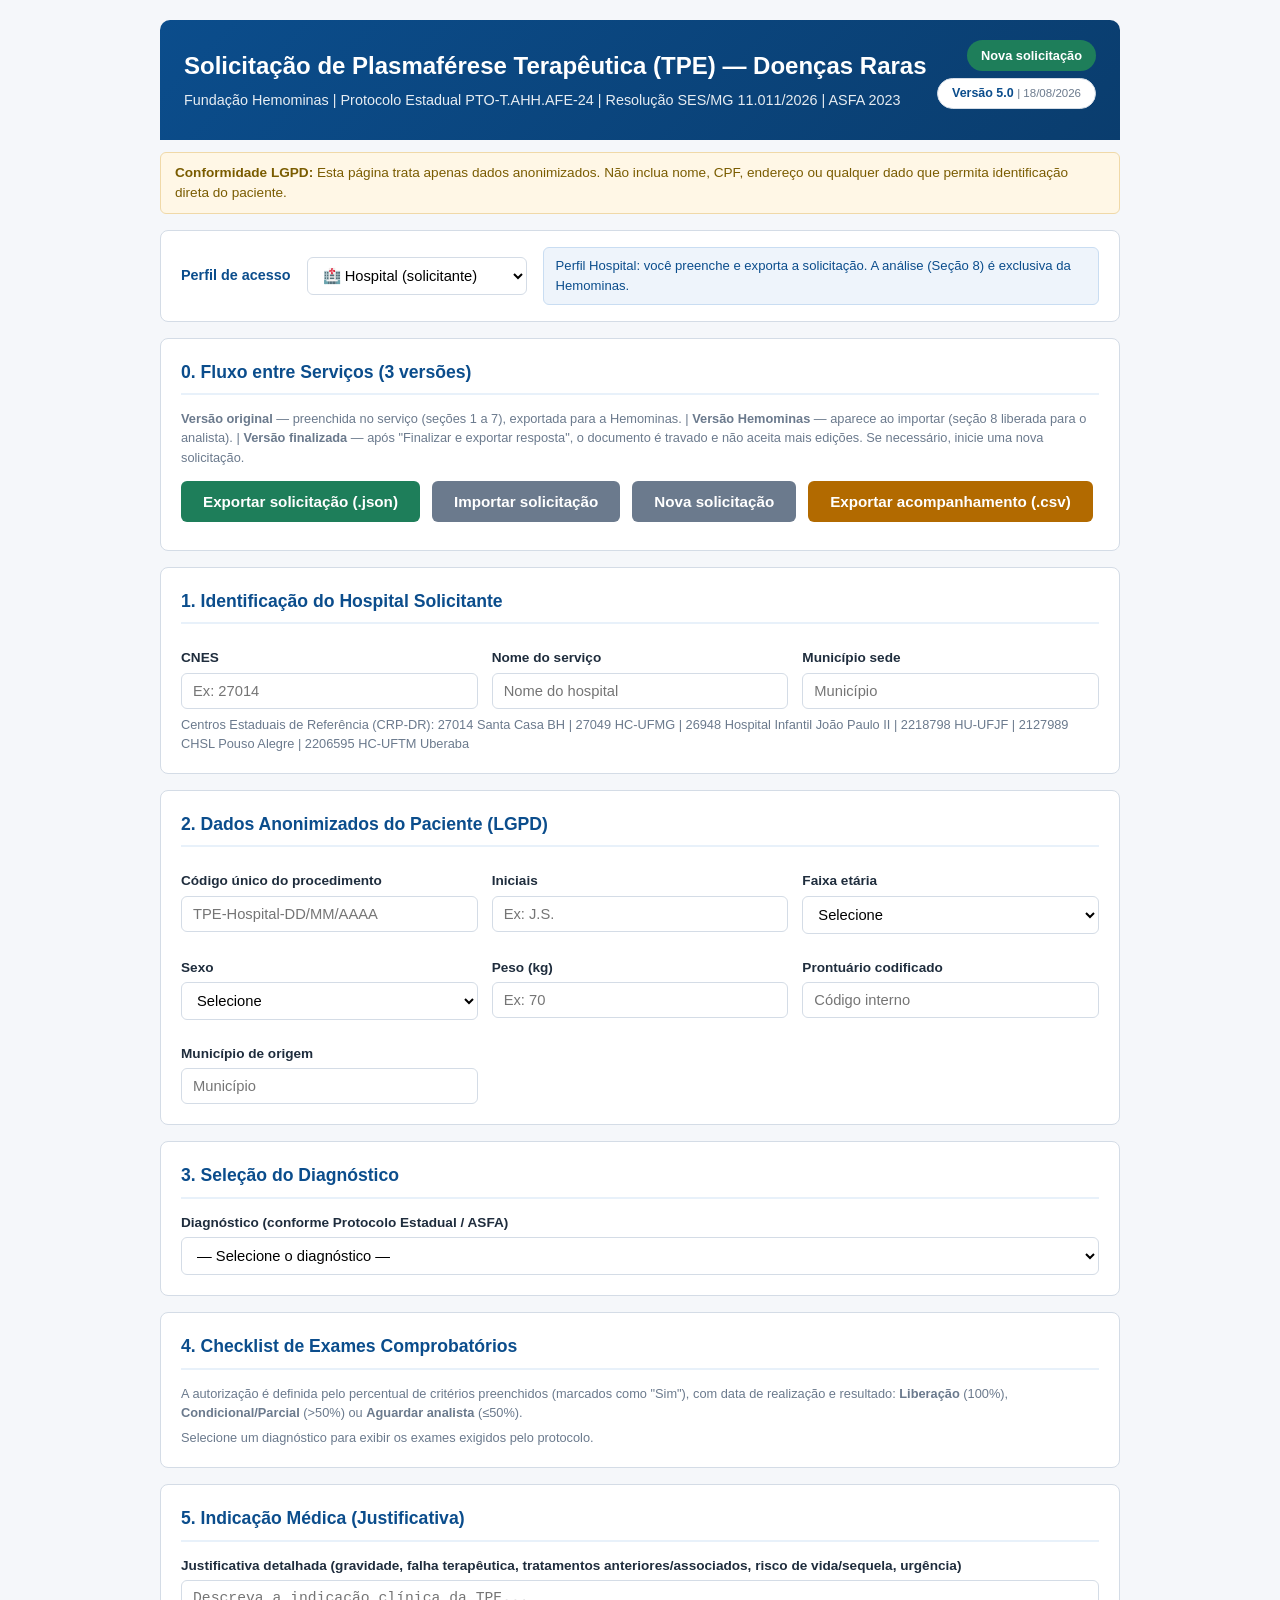
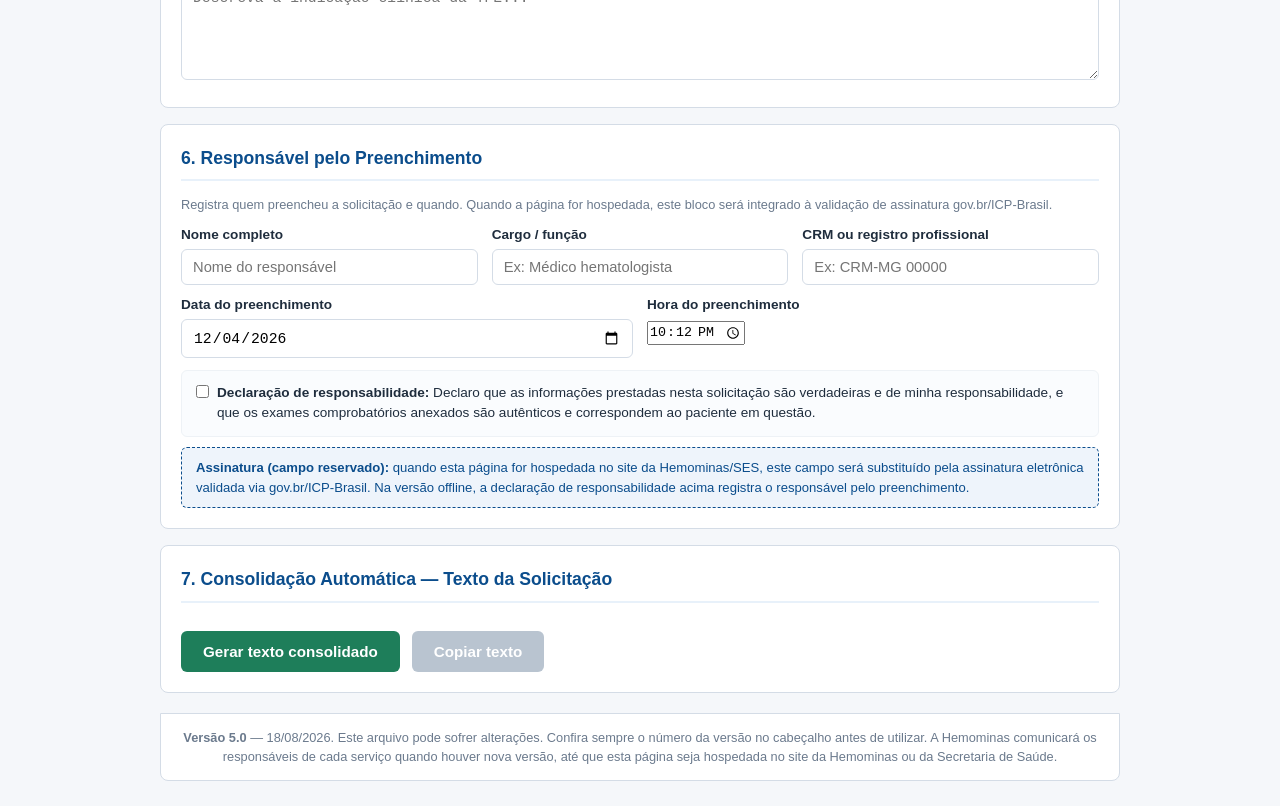
<file: tpe/index.html>
<!DOCTYPE html>
<html lang="pt-BR">
<head>
<meta charset="UTF-8">
<meta name="viewport" content="width=device-width, initial-scale=1.0">
<title>Solicitação de Plasmaférese Terapêutica (TPE) - Doenças Raras</title>
<style>
  :root{
    --azul:#0b4d8c; --azul-claro:#e8f1fa; --verde:#1e7e5a; --verde-claro:#e6f4ee;
    --cinza:#f5f7fa; --borda:#d4dce6; --texto:#1f2d3d; --vermelho:#c0392b; --laranja:#b26a00;
  }
  *{box-sizing:border-box; margin:0; padding:0;}
  body{font-family:'Segoe UI',Arial,Helvetica,sans-serif; background:var(--cinza); color:var(--texto); line-height:1.5;}
  .container{max-width:1000px; margin:0 auto; padding:20px;}
  header{background:linear-gradient(135deg,var(--azul),#0a3d6e); color:#fff; padding:28px 24px; border-radius:10px 10px 0 0; position:relative;}
  header h1{font-size:1.5rem; margin-bottom:6px;}
  header p{font-size:.9rem; opacity:.9;}
  .selo-status{position:absolute; top:20px; right:24px; padding:6px 14px; border-radius:20px; font-size:.8rem; font-weight:700; color:#fff;}
  .selo-status.novo{background:#1e7e5a;}
  .selo-status.importado{background:#0b4d8c;}
  .selo-status.editado{background:#b26a00;}
  .selo-status.finalizado{background:#4a5568;}
  .selo-versao{position:absolute; top:58px; right:24px; padding:5px 14px; border-radius:20px; font-size:.78rem; font-weight:700; color:#0b4d8c; background:#fff; border:1px solid var(--borda);}
  .selo-versao .data-versao{font-weight:400; font-size:.72rem; color:#6b7a8d;}
  .lgpd{background:#fff7e6; border:1px solid #f0d9a8; color:#7a5c00; padding:10px 14px; border-radius:6px; font-size:.85rem; margin-top:12px;}
  .card{background:#fff; border:1px solid var(--borda); border-radius:8px; padding:20px; margin-top:16px;}
  .card h2{font-size:1.1rem; color:var(--azul); border-bottom:2px solid var(--azul-claro); padding-bottom:8px; margin-bottom:14px;}
  h3.sub{font-size:.95rem; color:var(--verde); margin-top:14px; margin-bottom:8px;}
  label{display:block; font-weight:600; font-size:.85rem; margin:10px 0 4px;}
  input[type=text], input[type=number], input[type=date], select, textarea{
    width:100%; padding:9px 11px; border:1px solid var(--borda); border-radius:6px; font-size:.92rem; background:#fff;
  }
  input:focus, select:focus, textarea:focus{outline:2px solid var(--azul); border-color:var(--azul);}
  .grid2{display:grid; grid-template-columns:1fr 1fr; gap:14px;}
  .grid3{display:grid; grid-template-columns:1fr 1fr 1fr; gap:14px;}
  @media(max-width:700px){.grid2,.grid3{grid-template-columns:1fr;}}

  .painel-criterios{display:flex; gap:14px; flex-wrap:wrap; margin-bottom:14px; padding:12px 14px; border:1px solid var(--borda); border-radius:8px; background:#fafcfe;}
  .painel-criterios .bloco{flex:1; min-width:150px; text-align:center; padding:10px; border-radius:8px;}
  .painel-criterios .bloco.pre{background:var(--verde-claro); border:1px solid #bcdccf;}
  .painel-criterios .bloco.nao{background:#fdecea; border:1px solid #f2c4c0;}
  .painel-criterios .bloco.status{background:#eef4fb; border:1px solid #c9ddf2;}
  .painel-criterios .num{font-size:1.6rem; font-weight:700;}
  .painel-criterios .lbl{font-size:.78rem; color:#6b7a8d;}
  .painel-criterios .bloco.pre .num{color:var(--verde);}
  .painel-criterios .bloco.nao .num{color:var(--vermelho);}
  .painel-criterios .bloco.status .num{color:var(--azul); font-size:1.1rem;}
  .alerta-criterios{margin-top:10px; padding:10px 14px; border-radius:6px; font-size:.85rem; display:none;}
  .alerta-criterios.liberacao{background:var(--verde-claro); border:1px solid #bcdccf; color:var(--verde);}
  .alerta-criterios.condicional{background:#fff3e0; border:1px solid #f0d9a8; color:var(--laranja);}
  .alerta-criterios.aguardar{background:#fdecea; border:1px solid #f2c4c0; color:var(--vermelho);}

  .exame-row{display:grid; grid-template-columns:120px 1fr; gap:10px; align-items:center; padding:10px; border-bottom:1px solid #eef2f6; background:#fff;}
  .exame-row:nth-child(odd){background:#fafcfe;}
  .exame-row .nome{font-weight:600; font-size:.88rem;}
  .exame-row .simnao{display:flex; gap:8px; align-items:center;}
  .exame-row .simnao label{font-weight:400; margin:0; display:flex; align-items:center; gap:4px; font-size:.85rem;}
  .exame-row .resultado{display:flex; gap:8px; flex-wrap:wrap;}
  .exame-row .resultado input[type=text]{flex:1; min-width:130px;}
  .exame-row .resultado input[type=date]{width:150px;}
  .exame-row .resultado textarea{flex:1; min-width:130px; min-height:34px; resize:vertical;}
  .criterio{background:#fafcfe; border:1px solid #eef2f6; border-radius:6px; padding:10px 12px; margin-top:8px;}
  .criterio .tit{font-weight:600; font-size:.88rem; margin-bottom:6px;}
  .criterio .simnao{display:flex; gap:12px; align-items:center;}
  .criterio .simnao label{font-weight:400; margin:0; display:flex; align-items:center; gap:4px; font-size:.85rem;}
  .criterio textarea{margin-top:6px; min-height:34px; resize:vertical;}
  .declaracao{background:#fafcfe; border:1px solid #eef2f6; border-radius:6px; padding:12px 14px; margin-top:12px; font-size:.88rem;}
  .declaracao label{display:flex; align-items:flex-start; gap:8px; font-weight:400; margin:0; font-size:.85rem;}
  .declaracao input[type=checkbox]{margin-top:2px; width:auto;}
  .assinatura-reservada{background:#eef4fb; border:1px dashed var(--azul); border-radius:6px; padding:10px 14px; margin-top:10px; font-size:.82rem; color:var(--azul);}
  .historico-box{background:#fafcfe; border:1px solid #eef2f6; border-radius:6px; padding:10px 14px; margin-top:10px; font-size:.85rem;}
  .historico-box .item{border-bottom:1px solid #eef2f6; padding:4px 0;}
  .historico-box .item:last-child{border-bottom:none;}
  .btn{background:var(--azul); color:#fff; border:none; padding:12px 22px; border-radius:6px; font-size:.95rem; font-weight:600; cursor:pointer; margin-top:14px;}
  .btn:hover{background:#0a3d6e;}
  .btn.verde{background:var(--verde);}
  .btn.verde:hover{background:#156a4a;}
  .btn.cinza{background:#6b7a8d;}
  .btn.cinza:hover{background:#55616f;}
  .btn.laranja{background:var(--laranja);}
  .btn.laranja:hover{background:#8f5500;}
  .btn:disabled{background:#b9c4d0; cursor:not-allowed;}
  .acoes{display:flex; gap:12px; flex-wrap:wrap;}
  .texto-gerado{background:var(--verde-claro); border:1px solid #bcdccf; padding:16px; border-radius:6px; white-space:pre-wrap; font-size:.92rem; margin-top:14px; display:none;}
  .aviso{font-size:.8rem; color:#6b7a8d; margin-top:6px;}
  .aviso-exclusivo{background:#eef4fb; border:1px dashed var(--azul); padding:10px 14px; border-radius:6px; font-size:.85rem; color:var(--azul); margin-bottom:14px;}
  .rodape-versao{margin-top:20px; padding:14px 20px; background:#fff; border:1px solid var(--borda); border-radius:0 0 8px 8px; font-size:.8rem; color:#6b7a8d; text-align:center;}
  .modal-bg{display:none; position:fixed; top:0; left:0; width:100%; height:100%; background:rgba(0,0,0,.5); z-index:1000; justify-content:center; align-items:center;}
  .modal-bg.show{display:flex;}
  .modal{background:#fff; border-radius:10px; max-width:560px; width:92%; padding:24px; box-shadow:0 10px 40px rgba(0,0,0,.3); max-height:85vh; overflow:auto;}
  .modal h3{color:var(--azul); margin-bottom:12px;}
  .modal .fechar{float:right; background:none; border:none; font-size:1.4rem; cursor:pointer; color:#6b7a8d;}
  .modal table{width:100%; border-collapse:collapse; margin-top:10px;}
  .modal td,.modal th{border:1px solid var(--borda); padding:8px; font-size:.88rem; text-align:left;}
  .modal th{background:var(--azul-claro);}
  .badge{display:inline-block; padding:2px 10px; border-radius:12px; font-size:.8rem; font-weight:700;}
  .badge.catI{background:#e6f4ee; color:var(--verde);}
  .badge.catII{background:#fff3e0; color:#b26a00;}
  .travado{opacity:.7;}
  .contador-acomp{font-size:.85rem; color:var(--azul); font-weight:600; margin-top:8px;}
  .perfil-box{background:#fff; border:1px solid var(--borda); border-radius:8px; padding:16px 20px; margin-top:16px; display:flex; align-items:center; gap:16px; flex-wrap:wrap;}
  .perfil-box label{font-weight:700; font-size:.9rem; margin:0; color:var(--azul);}
  .perfil-box select{width:auto; min-width:220px;}
  .perfil-aviso{flex:1; min-width:200px; font-size:.82rem; padding:8px 12px; border-radius:6px;}
  .perfil-aviso.hospital{background:#eef4fb; border:1px solid #c9ddf2; color:var(--azul);}
  .perfil-aviso.analista{background:var(--verde-claro); border:1px solid #bcdccf; color:var(--verde);}
  @media print{
    body{background:#fff;}
    .card{break-inside:avoid; border:1px solid #ccc;}
    .btn,.acoes,.lgpd,.painel-criterios,.alerta-criterios,.perfil-box{display:none;}
    header{background:#0b4d8c !important; -webkit-print-color-adjust:exact;}
  }
</style>
</head>
<body>
<div class="container">

  <header>
    <h1>Solicitação de Plasmaférese Terapêutica (TPE) — Doenças Raras</h1>
    <p>Fundação Hemominas | Protocolo Estadual PTO-T.AHH.AFE-24 | Resolução SES/MG 11.011/2026 | ASFA 2023</p>
    <div class="selo-status novo" id="seloStatus">Nova solicitação</div>
    <div class="selo-versao" id="seloVersao">Versão 5.0 <span class="data-versao" id="dataVersao">| 18/08/2026</span></div>
  </header>

  <div class="lgpd">
    <strong>Conformidade LGPD:</strong> Esta página trata apenas dados anonimizados. Não inclua nome, CPF, endereço ou qualquer dado que permita identificação direta do paciente.
  </div>

  <!-- PERFIL DE ACESSO -->
  <div class="perfil-box">
    <label for="perfil">Perfil de acesso</label>
    <select id="perfil" onchange="mudarPerfil()">
      <option value="hospital">🏥 Hospital (solicitante)</option>
      <option value="analista">🔬 Analista (Hemominas)</option>
    </select>
    <div class="perfil-aviso hospital" id="perfilAviso">
      Perfil Hospital: você preenche e exporta a solicitação. A análise (Seção 8) é exclusiva da Hemominas.
    </div>
  </div>

  <!-- SEÇÃO 0: EXPORTAR / IMPORTAR -->
  <div class="card">
    <h2>0. Fluxo entre Serviços (3 versões)</h2>
    <p class="aviso">
      <strong>Versão original</strong> — preenchida no serviço (seções 1 a 7), exportada para a Hemominas. |
      <strong>Versão Hemominas</strong> — aparece ao importar (seção 8 liberada para o analista). |
      <strong>Versão finalizada</strong> — após "Finalizar e exportar resposta", o documento é travado e não aceita mais edições. Se necessário, inicie uma nova solicitação.
    </p>
    <div class="acoes">
      <button class="btn verde" id="btnExportar" onclick="exportarSolicitacao()">Exportar solicitação (.json)</button>
      <button class="btn cinza" id="btnImportar" onclick="document.getElementById('arquivoImport').click()">Importar solicitação</button>
      <button class="btn cinza" id="btnNova" onclick="confirmarNovaSolicitacao()">Nova solicitação</button>
      <button class="btn laranja" id="btnAcompanhamento" onclick="exportarAcompanhamento()">Exportar acompanhamento (.csv)</button>
      <input type="file" id="arquivoImport" accept=".json,application/json" style="display:none;" onchange="importarSolicitacao(event)">
    </div>
    <div class="contador-acomp" id="contadorAcomp"></div>
    <div id="resumoImportado" class="texto-gerado"></div>
  </div>

  <!-- SEÇÃO 1: HOSPITAL -->
  <div class="card">
    <h2>1. Identificação do Hospital Solicitante</h2>
    <div class="grid3">
      <div><label>CNES</label><input type="number" id="cnes" placeholder="Ex: 27014"></div>
      <div><label>Nome do serviço</label><input type="text" id="servico" placeholder="Nome do hospital"></div>
      <div><label>Município sede</label><input type="text" id="municipio" placeholder="Município"></div>
    </div>
    <p class="aviso">Centros Estaduais de Referência (CRP-DR): 27014 Santa Casa BH | 27049 HC-UFMG | 26948 Hospital Infantil João Paulo II | 2218798 HU-UFJF | 2127989 CHSL Pouso Alegre | 2206595 HC-UFTM Uberaba</p>
  </div>

  <!-- SEÇÃO 2: PACIENTE -->
  <div class="card">
    <h2>2. Dados Anonimizados do Paciente (LGPD)</h2>
    <div class="grid3">
      <div><label>Código único do procedimento</label><input type="text" id="codigoProcedimento" placeholder="TPE-Hospital-DD/MM/AAAA" readonly></div>
      <div><label>Iniciais</label><input type="text" id="iniciais" maxlength="3" placeholder="Ex: J.S."></div>
      <div>
        <label>Faixa etária</label>
        <select id="faixa">
          <option value="">Selecione</option>
          <option>&lt;18 anos</option><option>18-40</option><option>41-60</option><option>61-75</option><option>&gt;75</option>
        </select>
      </div>
      <div>
        <label>Sexo</label>
        <select id="sexo"><option value="">Selecione</option><option>Feminino</option><option>Masculino</option><option>Outro</option></select>
      </div>
      <div><label>Peso (kg)</label><input type="number" id="peso" placeholder="Ex: 70"></div>
      <div><label>Prontuário codificado</label><input type="text" id="prontuario" placeholder="Código interno"></div>
      <div><label>Município de origem</label><input type="text" id="origem" placeholder="Município"></div>
    </div>
  </div>

  <!-- SEÇÃO 3: DIAGNÓSTICO -->
  <div class="card">
    <h2>3. Seleção do Diagnóstico</h2>
    <label>Diagnóstico (conforme Protocolo Estadual / ASFA)</label>
    <select id="diagnostico">
      <option value="">— Selecione o diagnóstico —</option>
      <optgroup label="Hematológicas">
        <option value="crio">Crioglobulinemia — Severa sintomática (Cat II, 2A, D89.1)</option>
        <option value="hipervisc">Hiperviscosidade na hipergamaglobulinemia — Sintomática (Cat I, 1B, D89.2)</option>
        <option value="matcomp">MAT mediada por complemento — Autoanticorpo anti-Fator H (Cat I, 2C, D69/D69.3)</option>
        <option value="ptt">MAT — Púrpura Trombocitopênica Trombótica PTT (Cat I, 1A, D69/D69.3)</option>
        <option value="mieloma">Mieloma Múltiplo — Nefropatia por cilindros (Cat II, 2B, C90/C90.0)</option>
      </optgroup>
      <optgroup label="Neurológicas">
        <option value="em">Esclerose Múltipla — Ataque agudo/recaída (Cat II, 1A, G35)</option>
        <option value="mg">Miastenia Gravis — Crise aguda (Cat I, 1B, G70.0)</option>
        <option value="nmosd">Neuromielite óptica NMOSD — Ataque agudo/recaída (Cat II, 1B, G36.0)</option>
        <option value="gbs">Síndrome de Guillain-Barré AIDP/GBS — Tratamento primário (Cat I, 1A, G61/G61.0)</option>
        <option value="cidp">Polirradiculoneuropatia desmielinizante inflamatória crônica CIDP (Cat I, 1B, G61/G61.8/G61.9)</option>
      </optgroup>
      <optgroup label="Reumatológicas">
        <option value="mbg">Doença anti-MBG (Goodpasture) — Hemorragia alveolar difusa / Independência de diálise (Cat I, 1C e 1B, M31.0/N08.5)</option>
        <option value="caps">SAAF Catastrófica CAPS (Cat I, 2C, D68.6)</option>
      </optgroup>
    </select>
  </div>

  <!-- SEÇÃO 4: CHECKLIST -->
  <div class="card">
    <h2>4. Checklist de Exames Comprobatórios</h2>
    <p class="aviso">A autorização é definida pelo percentual de critérios preenchidos (marcados como "Sim"), com data de realização e resultado: <strong>Liberação</strong> (100%), <strong>Condicional/Parcial</strong> (&gt;50%) ou <strong>Aguardar analista</strong> (≤50%).</p>

    <div class="painel-criterios" id="painelCriterios" style="display:none;">
      <div class="bloco pre">
        <div class="num" id="numPre">0</div>
        <div class="lbl">Critérios preenchidos (Sim)</div>
      </div>
      <div class="bloco nao">
        <div class="num" id="numNao">0</div>
        <div class="lbl">Critérios não preenchidos</div>
      </div>
      <div class="bloco status">
        <div class="num" id="statusAutorizacao">—</div>
        <div class="lbl">Nível de autorização</div>
      </div>
    </div>
    <div class="alerta-criterios" id="alertaCriterios"></div>

    <div id="checklist"><p class="aviso">Selecione um diagnóstico para exibir os exames exigidos pelo protocolo.</p></div>
  </div>

  <!-- SEÇÃO 5: INDICAÇÃO -->
  <div class="card">
    <h2>5. Indicação Médica (Justificativa)</h2>
    <label>Justificativa detalhada (gravidade, falha terapêutica, tratamentos anteriores/associados, risco de vida/sequela, urgência)</label>
    <textarea id="indicacao" rows="5" placeholder="Descreva a indicação clínica da TPE..."></textarea>
  </div>

  <!-- SEÇÃO 6: RESPONSÁVEL PELO PREENCHIMENTO -->
  <div class="card">
    <h2>6. Responsável pelo Preenchimento</h2>
    <p class="aviso">Registra quem preencheu a solicitação e quando. Quando a página for hospedada, este bloco será integrado à validação de assinatura gov.br/ICP-Brasil.</p>
    <div class="grid3">
      <div><label>Nome completo</label><input type="text" id="respNome" placeholder="Nome do responsável"></div>
      <div><label>Cargo / função</label><input type="text" id="respCargo" placeholder="Ex: Médico hematologista"></div>
      <div><label>CRM ou registro profissional</label><input type="text" id="respCRM" placeholder="Ex: CRM-MG 00000"></div>
    </div>
    <div class="grid2">
      <div><label>Data do preenchimento</label><input type="date" id="respData"></div>
      <div><label>Hora do preenchimento</label><input type="time" id="respHora"></div>
    </div>
    <div class="declaracao">
      <label>
        <input type="checkbox" id="respDeclaracao">
        <span><strong>Declaração de responsabilidade:</strong> Declaro que as informações prestadas nesta solicitação são verdadeiras e de minha responsabilidade, e que os exames comprobatórios anexados são autênticos e correspondem ao paciente em questão.</span>
      </label>
    </div>
    <div class="assinatura-reservada">
      <strong>Assinatura (campo reservado):</strong> quando esta página for hospedada no site da Hemominas/SES, este campo será substituído pela assinatura eletrônica validada via gov.br/ICP-Brasil. Na versão offline, a declaração de responsabilidade acima registra o responsável pelo preenchimento.
    </div>
  </div>

  <!-- SEÇÃO 7: CONSOLIDAÇÃO -->
  <div class="card">
    <h2>7. Consolidação Automática — Texto da Solicitação</h2>
    <div class="acoes">
      <button class="btn verde" id="btnGerarTexto" onclick="gerarTexto()">Gerar texto consolidado</button>
      <button class="btn cinza" id="btnCopiar" onclick="copiarTexto()" disabled>Copiar texto</button>
    </div>
    <div id="textoConsolidado" class="texto-gerado"></div>
  </div>

  <!-- SEÇÃO 8: AFE-404 (OCULTA ATÉ IMPORTAR + PERFIL ANALISTA) -->
  <div class="card" id="cardAFE404" style="display:none;">
    <h2>8. Análise da Fundação Hemominas — FPTO-T.AHH.AFE-404</h2>
    <div class="aviso-exclusivo">
      <strong>Exclusivo do analista da Fundação Hemominas.</strong> Esta seção fica oculta durante o preenchimento no serviço e é exibida após a importação da solicitação. Após "Finalizar e exportar resposta", o documento é bloqueado para edição.
    </div>

    <div class="grid3">
      <div><label>Número do processo</label><input type="text" id="numProcesso" placeholder="Ex: TPE-2026-001"></div>
      <div><label>Data da análise</label><input type="date" id="dataAnalise"></div>
      <div><label>Nº de episódios da indicação eletrônica prévia (X)</label><input type="number" id="episodiosPrev" value="6" min="1" max="6"></div>
    </div>

    <h3 class="sub">Histórico / Versão do documento</h3>
    <div class="historico-box" id="historicoBox">
      <div class="item"><em>Nenhuma versão registrada ainda. Exporte a solicitação para registrar a versão inicial.</em></div>
    </div>

    <h3 class="sub">Checklist de liberação e auditoria — critérios manuais</h3>

    <div class="criterio">
      <div class="tit">Tratamento prévio ou concomitante adequado (se aplicável — ex.: corticoide, imunossupressor)</div>
      <div class="simnao">
        <label><input type="radio" name="cTrat" value="Sim" checked> Sim</label>
        <label><input type="radio" name="cTrat" value="Não"> Não</label>
      </div>
      <textarea id="obsTrat" placeholder="Observações do analista"></textarea>
    </div>

    <div class="criterio">
      <div class="tit">Gravidade da condição documentada (urgência, falha terapêutica, risco de vida/sequela)</div>
      <div class="simnao">
        <label><input type="radio" name="cGrav" value="Sim" checked> Sim</label>
        <label><input type="radio" name="cGrav" value="Não"> Não</label>
      </div>
      <textarea id="obsGrav" placeholder="Observações do analista"></textarea>
    </div>

    <div class="criterio">
      <div class="tit">TCLE (Termo de Consentimento Livre e Esclarecido) assinado e anexado</div>
      <div class="simnao">
        <label><input type="radio" name="cTCLE" value="Sim" checked> Sim</label>
        <label><input type="radio" name="cTCLE" value="Não"> Não</label>
      </div>
    </div>

    <h3 class="sub">Decisão da Fundação Hemominas</h3>
    <div class="criterio">
      <div class="simnao">
        <label><input type="radio" name="decisao" value="APROVADO" checked> APROVADO</label>
        <label><input type="radio" name="decisao" value="DEVOLVER"> DEVOLVER / SOLICITAR MAIS INFORMAÇÕES</label>
        <label><input type="radio" name="decisao" value="INDEFERIDO"> INDEFERIDO</label>
      </div>
    </div>
    <div class="grid2">
      <div><label>Nº de sessões autorizadas (máx. 6 por solicitação)</label><input type="number" id="sessoesAut" value="6" min="1" max="6"></div>
      <div><label>Motivo (devolução/indeferimento)</label><input type="text" id="motivoDec" placeholder="Preencher se DEVOLVER ou INDEFERIDO"></div>
    </div>

    <h3 class="sub">Assinatura do Analista</h3>
    <div class="grid3">
      <div><label>Nome completo</label><input type="text" id="analistaNome" placeholder="Nome do analista"></div>
      <div><label>Cargo/ID</label><input type="text" id="analistaCargo" placeholder="Cargo/ID"></div>
      <div><label>Data</label><input type="date" id="dataAssinatura"></div>
    </div>

    <div class="acoes">
      <button class="btn verde" id="btnGerarAFE404" onclick="gerarAFE404()">Gerar FPTO-T.AHH.AFE-404</button>
      <button class="btn cinza" id="btnCopiarAFE404" onclick="copiarAFE404()" disabled>Copiar AFE-404</button>
      <button class="btn verde" id="btnFinalizar" onclick="finalizarResposta()">Finalizar e exportar resposta (.json)</button>
    </div>
    <div id="textoAFE404" class="texto-gerado"></div>
  </div>

  <div class="rodape-versao" id="rodapeVersao">
    <strong>Versão 5.0</strong> — 18/08/2026. Este arquivo pode sofrer alterações. Confira sempre o número da versão no cabeçalho antes de utilizar. A Hemominas comunicará os responsáveis de cada serviço quando houver nova versão, até que esta página seja hospedada no site da Hemominas ou da Secretaria de Saúde.
  </div>

</div>

<!-- MODAL -->
<div class="modal-bg" id="modal">
  <div class="modal">
    <button class="fechar" onclick="fecharModal()">&times;</button>
    <h3>Grau de Evidência ASFA, Limites do Protocolo e Nível de Autorização</h3>
    <div id="modalConteudo"></div>
    <button class="btn verde" onclick="fecharModal()" style="margin-top:16px;">Entendi</button>
  </div>
</div>

<script>
// ===== VERSÃO DO FORMATO DE ARQUIVO =====
var FORMATO_VERSAO = 5;
var DATA_VERSAO = '18/08/2026';
var historico = [];
var estado = 'original'; // 'original' | 'importado' | 'finalizado'
var perfilAtual = 'hospital'; // 'hospital' | 'analista'

// ===== CHAVE DO ACOMPANHAMENTO (localStorage) =====
var CHAVE_ACOMP = 'acompanhamento_tpe_hemominas';

// ===== BASE DE DADOS DAS DOENÇAS =====
const DOENCAS = {
  crio:{nome:"Crioglobulinemia", area:"Hematológica", indicacao:"Severa sintomática", categoria:"II", grade:"2A", cid:"D89.1",
    numSessoes:"3-5 iniciais (até 5-7)", solucao:"Albumina 5% (PFC se sangramento)",
    exames:[
      {n:"Crioglobulinas positivas (coleta/manuseio adequados - amostra aquecida)"},
      {n:"Complemento baixo (C4)"},
      {n:"Fator reumatoide (frequentemente positivo tipo II)"},
      {n:"Função renal + EAS + proteinúria"},
      {n:"Eletroneuromiografia (se neuropatia)"},
      {n:"Avaliação cutânea (vasculite/úlceras) / doppler se isquemia"},
      {n:"Hemograma, fibrinogênio, TP/RNI, TTPa (controle)"},
      {n:"Cálcio (citrato), eletrólitos"}
    ]},
  hipervisc:{nome:"Hiperviscosidade na hipergamaglobulinemia", area:"Hematológica", indicacao:"Sintomática", categoria:"I", grade:"1B", cid:"D89.2",
    numSessoes:"1-2 (repetir se recorrência)", solucao:"Albumina 5%",
    exames:[
      {n:"Eletroforese de proteínas séricas e imunofixação (paraproteína)"},
      {n:"IgM/IgG/IgA quantitativas"},
      {n:"Viscosidade sérica (se disponível)"},
      {n:"Fundo de olho / avaliação oftalmológica (se queixa visual)"},
      {n:"Plaquetas / coagulograma (se sangramento)"},
      {n:"Hemograma, eletrólitos, cálcio (citrato)"}
    ]},
  matcomp:{nome:"MAT mediada por complemento (anti-Fator H)", area:"Hematológica", indicacao:"Autoanticorpo anti-Fator H", categoria:"I", grade:"2C", cid:"D69/D69.3",
    numSessoes:"5-7 (diária inicial)", solucao:"PFC (prioridade)",
    exames:[
      {n:"Esquistócitos em lâmina periférica (evidência de MAT)"},
      {n:"LDH elevado, haptoglobina baixa, bilirrubina indireta elevada"},
      {n:"Plaquetopenia, anemia"},
      {n:"Creatinina elevada / injúria renal + EAS"},
      {n:"ADAMTS13 (atividade - para excluir PTT)"},
      {n:"Anti-Fator H (título)"},
      {n:"C3/C4 (consumo)"},
      {n:"Painel genético/funcional do complemento (se disponível)"}
    ]},
  ptt:{nome:"Púrpura Trombocitopênica Trombótica (PTT)", area:"Hematológica", indicacao:"Tratamento primário", categoria:"I", grade:"1A", cid:"D69/D69.3",
    numSessoes:"5-10+ (diária até remissão)", solucao:"PFC (obrigatório)",
    exames:[
      {n:"Plaquetopenia + anemia hemolítica microangiopática (esquizócitos, LDH elevado, haptoglobina diminuída)"},
      {n:"ADAMTS13 (atividade muito baixa, tipicamente &lt;10%)"},
      {n:"PLASMIC SCORE >= 6 (se ADAMTS13 não disponível imediatamente)"},
      {n:"Exclusão de causas secundárias (infecção, drogas, gestação)"},
      {n:"Hemograma com reticulócitos, LDH, creatinina (controle diário)"},
      {n:"Cálcio, magnésio (citrato)"},
      {n:"Coagulação e fibrinogênio (uso de plasma)"}
    ]},
  mieloma:{nome:"Mieloma Múltiplo - Nefropatia por cilindros", area:"Hematológica", indicacao:"Nefropatia (cast nephropathy)", categoria:"II", grade:"2B", cid:"C90/C90.0",
    numSessoes:"5-7", solucao:"Albumina 5%",
    exames:[
      {n:"Cadeias leves séricas (FLC kappa/lambda) elevadas e relação alterada"},
      {n:"Eletroforese / imunofixação"},
      {n:"Creatinina elevada, IRA, EAS, proteinúria"},
      {n:"Biópsia renal (quando realizada - confirma nefropatia por cilindros)"},
      {n:"Cálcio, fósforo (controle)"},
      {n:"Diferenciação de outras causas de IRA"}
    ]},
  em:{nome:"Esclerose Múltipla", area:"Neurológica", indicacao:"Ataque agudo/recaída", categoria:"II", grade:"1A", cid:"G35",
    numSessoes:"5-7", solucao:"Albumina 5%",
    exames:[
      {n:"Diagnóstico de EM documentado (critérios clínico-radiológicos)"},
      {n:"Evidência de surto (quadro neurológico novo/piora + avaliação neurológica)"},
      {n:"RNM com atividade inflamatória (lesões realçando, quando disponível)"},
      {n:"Documentação de corticoterapia em alta dose prévia (ou contraindicação)"},
      {n:"Avaliação neurológica seriada (escala funcional/força/visão)"}
    ]},
  mg:{nome:"Miastenia Gravis", area:"Neurológica", indicacao:"Crise aguda", categoria:"I", grade:"1B", cid:"G70.0",
    numSessoes:"4-6", solucao:"Albumina 5%",
    exames:[
      {n:"Anticorpos AChR e/ou MuSK (quando disponíveis)"},
      {n:"Eletroneuromiografia compatível"},
      {n:"Evidência de crise: sinais clínicos + parâmetros respiratórios (capacidade vital, NIF)"},
      {n:"Necessidade de UTI/ventilação, disfagia grave"},
      {n:"Monitorização respiratória seriada (capacidade vital, sinais de fadiga)"}
    ]},
  nmosd:{nome:"Neuromielite óptica (NMOSD)", area:"Neurológica", indicacao:"Ataque agudo/recaída", categoria:"II", grade:"1B", cid:"G36.0",
    numSessoes:"5-7", solucao:"Albumina 5%",
    exames:[
      {n:"AQP4-IgG (quando disponível) e/ou critérios clínico-radiológicos"},
      {n:"RNM de medula/órbitas (quando disponível)"},
      {n:"Avaliação oftalmológica (acuidade visual/campo) quando neurite óptica"},
      {n:"Documentação de corticoterapia em alta dose prévia (ou contraindicação)"},
      {n:"Função visual/neurológica seriada"}
    ]},
  gbs:{nome:"Síndrome de Guillain-Barré (AIDP/GBS)", area:"Neurológica", indicacao:"Tratamento primário", categoria:"I", grade:"1A", cid:"G61/G61.0",
    numSessoes:"4-5", solucao:"Albumina 5%",
    exames:[
      {n:"Quadro clínico típico + apoio por Líquor (dissociação albumino-citológica)"},
      {n:"Eletroneuromiografia compatível"},
      {n:"Avaliação de gravidade: progressão rápida, disautonomia, comprometimento respiratório"},
      {n:"Documentação da escolha de TPE como terapia primária (ou motivo para não usar IVIG)"},
      {n:"Monitorização respiratória (capacidade vital) e autonômica"}
    ]},
  cidp:{nome:"Polirradiculoneuropatia desmielinizante inflamatória crônica (CIDP)", area:"Neurológica", indicacao:"Tratamento", categoria:"I", grade:"1B", cid:"G61/G61.8/G61.9",
    numSessoes:"3-5 (indução)", solucao:"Albumina 5%",
    exames:[
      {n:"Critérios clínicos + eletroneuromiografia compatível"},
      {n:"Exclusão de mimetizadores (avaliação neurológica)"},
      {n:"Documentação de falha/resposta parcial/contraindicação a corticoide ou IVIG"},
      {n:"Plano de manutenção e reabilitação"},
      {n:"Avaliação funcional/força seriada; escalas neurológicas"}
    ]},
  mbg:{nome:"Doença anti-MBG (Goodpasture)", area:"Reumatológica", indicacao:"Hemorragia alveolar difusa / Independência de diálise", categoria:"I", grade:"1C e 1B", cid:"M31.0/N08.5",
    numSessoes:"10-14", solucao:"Albumina 5% (PFC se sangramento)",
    exames:[
      {n:"Anti-MBG positivo (título)"},
      {n:"Evidência de acometimento pulmonar: clínica + imagem; queda de Hb; broncoscopia se aplicável"},
      {n:"Evidência de acometimento renal: creatinina, EAS, proteinúria/hematúria; biópsia renal (crescentes, deposição linear IgG)"},
      {n:"ANCA (avaliar coexistência)"},
      {n:"Documentação de terapia padrão concomitante (corticoide alta dose, ciclofosfamida)"},
      {n:"Hb, gasometria/oxigenação, sinais de sangramento (controle)"}
    ]},
  caps:{nome:"SAAF Catastrófica (CAPS)", area:"Reumatológica", indicacao:"Tratamento", categoria:"I", grade:"2C", cid:"D68.6",
    numSessoes:"3-5 (inicial)", solucao:"PFC (frequente)",
    exames:[
      {n:"Critérios clínicos de CAPS (trombose multissistêmica aguda)"},
      {n:"Lúpus anticoagulante, anticardiolipina IgG/IgM, anti-beta2GP1"},
      {n:"Evidência de acometimento de órgãos (imagem, marcadores, clínica)"},
      {n:"Diferenciação de MAT/PTT (plaquetas, hemólise, ADAMTS13)"},
      {n:"Hemostasia: plaquetas, TP/INR, TTPa, fibrinogênio, D-dímero"}
    ]}
};

// ===== CNES DE REFERÊNCIA =====
const CNES_REF = {
  "27014":{s:"Santa Casa de Belo Horizonte", m:"Belo Horizonte"},
  "27049":{s:"Hospital das Clínicas da UFMG / EBSERH", m:"Belo Horizonte"},
  "26948":{s:"Hospital Infantil João Paulo II / FHEMIG", m:"Belo Horizonte"},
  "2218798":{s:"Hospital Universitário da UFJF / EBSERH (HUUFJF)", m:"Juiz de Fora"},
  "2127989":{s:"Complexo Hospitalar Samuel Libânio (CHSL)", m:"Pouso Alegre"},
  "2206595":{s:"Hospital de Clínicas da UF do Triângulo Mineiro (UFTM)", m:"Uberaba"}
};

// ===== PERFIL DE ACESSO =====
function mudarPerfil(){
  perfilAtual = document.getElementById('perfil').value;
  var aviso = document.getElementById('perfilAviso');
  if(perfilAtual === 'analista'){
    aviso.className = 'perfil-aviso analista';
    aviso.textContent = 'Perfil Analista: você pode importar, analisar e finalizar a resposta (Seção 8).';
  } else {
    aviso.className = 'perfil-aviso hospital';
    aviso.textContent = 'Perfil Hospital: você preenche e exporta a solicitação. A análise (Seção 8) é exclusiva da Hemominas.';
  }
  atualizarVisibilidadeAFE404();
}
function atualizarVisibilidadeAFE404(){
  var card = document.getElementById('cardAFE404');
  // Só mostra a Seção 8 se o perfil for analista E o documento estiver importado/finalizado
  if(perfilAtual === 'analista' && (estado === 'importado' || estado === 'finalizado')){
    card.style.display = 'block';
  } else {
    card.style.display = 'none';
  }
}

// ===== UTILITÁRIOS =====
function pegarHospital(){
  return {
    cnes: document.getElementById('cnes').value.trim(),
    servico: document.getElementById('servico').value.trim(),
    municipio: document.getElementById('municipio').value.trim()
  };
}
function pegarPaciente(){
  return {
    codigoProcedimento: document.getElementById('codigoProcedimento').value.trim(),
    iniciais: document.getElementById('iniciais').value.trim(),
    faixa: document.getElementById('faixa').value,
    sexo: document.getElementById('sexo').value,
    peso: document.getElementById('peso').value.trim(),
    pront: document.getElementById('prontuario').value.trim(),
    origem: document.getElementById('origem').value.trim()
  };
}
function pegarResponsavel(){
  return {
    nome: document.getElementById('respNome').value.trim(),
    cargo: document.getElementById('respCargo').value.trim(),
    crm: document.getElementById('respCRM').value.trim(),
    data: document.getElementById('respData').value,
    hora: document.getElementById('respHora').value,
    declaracao: document.getElementById('respDeclaracao').checked
  };
}
function pegarExames(){
  var key = document.getElementById('diagnostico').value;
  var d = DOENCAS[key];
  if(!d) return [];
  var lista = [];
  for(var i=0;i<d.exames.length;i++){
    var sel = document.querySelector('input[name="ex_'+i+'"]:checked');
    lista.push({
      nome: d.exames[i].n,
      status: sel ? sel.value : '',
      resultado: document.getElementById('res_'+i).value.trim(),
      data: document.getElementById('data_'+i).value,
      observacao: document.getElementById('obs_'+i).value.trim()
    });
  }
  return lista;
}
function pegarExamesSim(){
  return pegarExames().filter(function(e){ return e.status === 'Sim'; });
}
function fmtData(iso){
  if(!iso) return '';
  var p = iso.split('-');
  return (p.length===3) ? p[2]+'/'+p[1]+'/'+p[0] : iso;
}
function marcar(sim){
  return sim === 'Sim' ? '[ X ]' : '[   ]';
}
function setSeloStatus(tipo, texto){
  var selo = document.getElementById('seloStatus');
  selo.className = 'selo-status ' + tipo;
  selo.textContent = texto;
}
function setVal(id, v){
  var el = document.getElementById(id);
  if(el) el.value = v;
}
function setEstado(novo){
  estado = novo;
  if(novo === 'original'){
    setSeloStatus('novo', 'Nova solicitação');
  } else if(novo === 'importado'){
    setSeloStatus('importado', 'Importado');
  } else if(novo === 'finalizado'){
    setSeloStatus('finalizado', 'Finalizado');
  }
  atualizarVisibilidadeAFE404();
}

// ===== TRAVAR / DESTRAVAR FORMULÁRIO =====
function travarFormulario(){
  document.querySelectorAll('.card input, .card select, .card textarea').forEach(function(el){
    el.disabled = true;
  });
  ['btnExportar','btnImportar','btnGerarTexto','btnGerarAFE404','btnFinalizar'].forEach(function(id){
    var b = document.getElementById(id);
    if(b) b.disabled = true;
  });
  document.body.classList.add('travado');
}
function destravarFormulario(){
  document.querySelectorAll('.card input, .card select, .card textarea').forEach(function(el){
    el.disabled = false;
  });
  ['btnExportar','btnImportar','btnGerarTexto','btnGerarAFE404','btnFinalizar'].forEach(function(id){
    var b = document.getElementById(id);
    if(b) b.disabled = false;
  });
  document.body.classList.remove('travado');
}

// ===== LÓGICA DE AUTORIZAÇÃO (PERCENTUAL) =====
function calcularAutorizacao(){
  var key = document.getElementById('diagnostico').value;
  var d = key ? DOENCAS[key] : null;
  if(!d) return {pre:0, total:0, percentual:0, status:'', rotulo:''};
  var pre = pegarExamesSim().length;
  var total = d.exames.length;
  var percentual = total > 0 ? Math.round((pre/total)*100) : 0;
  var status, rotulo;
  if(pre === total){
    status = 'liberacao'; rotulo = 'LIBERAÇÃO';
  } else if(percentual > 50){
    status = 'condicional'; rotulo = 'CONDICIONAL / PARCIAL';
  } else {
    status = 'aguardar'; rotulo = 'AGUARDAR ANALISTA';
  }
  return {pre:pre, total:total, percentual:percentual, status:status, rotulo:rotulo};
}

// ===== CÓDIGO ÚNICO DO PROCEDIMENTO =====
function gerarCodigoProcedimento(){
  var servico = document.getElementById('servico').value.trim();
  var agora = new Date();
  var dd = ('0'+agora.getDate()).slice(-2);
  var mm = ('0'+(agora.getMonth()+1)).slice(-2);
  var aaaa = agora.getFullYear();
  var nome = servico ? servico.replace(/\s+/g,'').toUpperCase() : 'HOSPITAL';
  var codigo = 'TPE-' + nome + '-' + dd + '/' + mm + '/' + aaaa;
  document.getElementById('codigoProcedimento').value = codigo;
  return codigo;
}
document.getElementById('servico').addEventListener('input', function(){
  if(document.getElementById('servico').value.trim()) gerarCodigoProcedimento();
});

// ===== AUTOCONCLUIR CNES =====
document.getElementById('cnes').addEventListener('input', function(){
  var v = this.value.trim();
  if(CNES_REF[v]){
    document.getElementById('servico').value = CNES_REF[v].s;
    document.getElementById('municipio').value = CNES_REF[v].m;
    gerarCodigoProcedimento();
  }
});

// ===== RENDERIZAR CHECKLIST =====
document.getElementById('diagnostico').addEventListener('change', function(){
  var key = this.value;
  var box = document.getElementById('checklist');
  document.getElementById('painelCriterios').style.display = 'none';
  document.getElementById('alertaCriterios').style.display = 'none';
  if(!key){ box.innerHTML = '<p class="aviso">Selecione um diagnóstico para exibir os exames exigidos pelo protocolo.</p>'; return; }
  var d = DOENCAS[key];
  var html = '<p class="aviso"><strong>'+d.nome+'</strong> — '+d.indicacao+' | Categoria '+d.categoria+', Grade '+d.grade+' | CID '+d.cid+'</p>';
  d.exames.forEach(function(ex, i){
    html += '<div class="exame-row">'+
      '<div class="nome">'+(i+1)+'. '+ex.n+'</div>'+
      '<div>'+
        '<div class="simnao">'+
          '<label><input type="radio" name="ex_'+i+'" value="Sim" onchange="atualizarResultado('+i+')"> Sim</label>'+
          '<label><input type="radio" name="ex_'+i+'" value="Não" onchange="atualizarResultado('+i+')"> Não</label>'+
        '</div>'+
        '<div class="resultado">'+
          '<input type="text" id="res_'+i+'" placeholder="Resultado" disabled>'+
          '<input type="date" id="data_'+i+'" disabled>'+
          '<textarea id="obs_'+i+'" placeholder="Observação do solicitante" rows="1"></textarea>'+
        '</div>'+
      '</div>'+
    '</div>';
  });
  box.innerHTML = html;
  document.getElementById('painelCriterios').style.display = 'flex';
  atualizarContador();
});

function atualizarResultado(i){
  var sim = document.querySelector('input[name="ex_'+i+'"]:checked');
  var res = document.getElementById('res_'+i);
  var data = document.getElementById('data_'+i);
  var habilitar = !!(sim && sim.value === 'Sim');
  res.disabled = !habilitar;
  data.disabled = !habilitar;
  if(!habilitar){ res.value=''; data.value=''; }
  atualizarContador();
}

// ===== CONTADOR DE CRITÉRIOS + NÍVEL DE AUTORIZAÇÃO =====
function atualizarContador(){
  var key = document.getElementById('diagnostico').value;
  var painel = document.getElementById('painelCriterios');
  var alerta = document.getElementById('alertaCriterios');
  if(!key || !DOENCAS[key]){ painel.style.display='none'; alerta.style.display='none'; return; }
  var d = DOENCAS[key];
  var aut = calcularAutorizacao();
  var nao = d.exames.length - aut.pre;
  document.getElementById('numPre').textContent = aut.pre;
  document.getElementById('numNao').textContent = nao;
  document.getElementById('statusAutorizacao').textContent = aut.rotulo;
  painel.style.display = 'flex';

  if(aut.status === 'liberacao'){
    alerta.className = 'alerta-criterios liberacao';
    alerta.innerHTML = '<strong>LIBERAÇÃO ('+aut.percentual+'% — todos os '+aut.total+' critérios preenchidos).</strong> Caracterização completa. Encaminhe os exames comprobatórios anexados à Fundação Hemominas (plasmaferese@hemominas.mg.gov.br) para análise.';
  } else if(aut.status === 'condicional'){
    alerta.className = 'alerta-criterios condicional';
    alerta.innerHTML = '<strong>CONDICIONAL / PARCIAL ('+aut.percentual+'% — '+aut.pre+' de '+aut.total+' critérios).</strong> Autorização parcial. A liberação definitiva fica condicionada à avaliação do analista da Hemominas. Encaminhe os exames anexados.';
  } else {
    alerta.className = 'alerta-criterios aguardar';
    alerta.innerHTML = '<strong>AGUARDAR ANALISTA ('+aut.percentual+'% — '+aut.pre+' de '+aut.total+' critérios).</strong> Caracterização insuficiente. A solicitação deve aguardar avaliação do analista da Fundação Hemominas antes de qualquer liberação.';
  }
  alerta.style.display = 'block';
}

// ===== VALIDAÇÃO DO RESPONSÁVEL =====
function validarResponsavel(){
  var r = pegarResponsavel();
  if(!r.nome){ alert('Informe o nome do responsável pelo preenchimento.'); return false; }
  if(!r.declaracao){ alert('Marque a declaração de responsabilidade para prosseguir.'); return false; }
  return true;
}

// ===== HISTÓRICO =====
function registrarHistorico(descricao, origem){
  var agora = new Date();
  var versao = (historico.length + 1) + '.0';
  historico.push({ versao: versao, data: agora.toISOString(), descricao: descricao, origem: origem || 'solicitante' });
  renderizarHistorico();
}
function renderizarHistorico(){
  var box = document.getElementById('historicoBox');
  if(historico.length === 0){
    box.innerHTML = '<div class="item"><em>Nenhuma versão registrada ainda. Exporte a solicitação para registrar a versão inicial.</em></div>';
    return;
  }
  var html = '';
  historico.slice().reverse().forEach(function(item){
    html += '<div class="item"><strong>v'+item.versao+'</strong> — '+fmtData(item.data.slice(0,10))+' '+item.data.slice(11,16)+' ('+(item.origem==='analista'?'Hemominas':'Hospital')+') — '+item.descricao+'</div>';
  });
  box.innerHTML = html;
}

// ===== RESUMO LEGÍVEL =====
function gerarResumo(){
  var key = document.getElementById('diagnostico').value;
  var d = key ? DOENCAS[key] : null;
  var h = pegarHospital(), p = pegarPaciente(), r = pegarResponsavel();
  var examesSim = pegarExamesSim();
  var aut = calcularAutorizacao();
  var linhas = [];
  linhas.push('RESUMO DA SOLICITAÇÃO DE PLASMAFÉRESE TERAPÊUTICA (TPE)');
  linhas.push('Código do procedimento: ' + (p.codigoProcedimento||'[não gerado]'));
  linhas.push('Formato de arquivo: versão ' + FORMATO_VERSAO + ' (' + DATA_VERSAO + ')');
  linhas.push('Gerado em: ' + new Date().toLocaleString('pt-BR'));
  linhas.push('');
  linhas.push('Hospital solicitante: ' + (h.servico||'[não informado]') + (h.cnes?', CNES '+h.cnes:'') + (h.municipio?', '+h.municipio:''));
  linhas.push('Paciente (anonimizado): ' + (p.iniciais||'[iniciais]') + (p.faixa?', '+p.faixa:'') + (p.sexo?', '+p.sexo:'') + (p.peso?', '+p.peso+' kg':'') + (p.origem?', origem '+p.origem:''));
  if(d){
    linhas.push('Diagnóstico: ' + d.nome + ' — ' + d.indicacao + ' | CID ' + d.cid + ' | Categoria ' + d.categoria + ' | Grade ' + d.grade);
  } else {
    linhas.push('Diagnóstico: [não selecionado]');
  }
  linhas.push('Critérios preenchidos: ' + aut.pre + ' de ' + aut.total + ' (' + aut.percentual + '%)');
  linhas.push('Nível de autorização: ' + aut.rotulo);
  if(examesSim.length > 0){
    linhas.push('Exames comprobatórios:');
    examesSim.forEach(function(e){
      var txt = '  - ' + e.nome;
      if(e.data) txt += ' (realizado em ' + fmtData(e.data) + ')';
      if(e.resultado) txt += ' — resultado: ' + e.resultado;
      if(e.observacao) txt += ' — obs: ' + e.observacao;
      linhas.push(txt);
    });
  }
  var indicacao = document.getElementById('indicacao').value.trim();
  if(indicacao) linhas.push('Indicação clínica: ' + indicacao);
  if(d){
    linhas.push('Sessões recomendadas: ' + d.numSessoes + ' | Reposição: ' + d.solucao + ' | Máx. por solicitação: 6');
  }
  linhas.push('');
  linhas.push('Responsável pelo preenchimento: ' + (r.nome||'[não informado]') + (r.cargo?', '+r.cargo:'') + (r.crm?', '+r.crm:'') + (r.data?', em '+fmtData(r.data):'') + (r.hora?', às '+r.hora:''));
  linhas.push('Declaração de responsabilidade: ' + (r.declaracao ? 'CONFIRMADA' : 'NÃO CONFIRMADA'));
  linhas.push('');
  linhas.push('Indicação sujeita à confirmação do analista da Fundação Hemominas (FPTO-T.AHH.AFE-404).');
  return linhas.join('\n');
}

// ===== MONTAR DADOS + BAIXAR JSON =====
function montarDados(estadoArquivo, respostaAfe){
  var aut = calcularAutorizacao();
  var dados = {
    formato: 'solicitacao_tpe_hemominas',
    versao: FORMATO_VERSAO,
    dataVersao: DATA_VERSAO,
    estado: estadoArquivo,
    codigoProcedimento: document.getElementById('codigoProcedimento').value.trim() || gerarCodigoProcedimento(),
    autorizacao: { status: aut.status, rotulo: aut.rotulo, preenchidos: aut.pre, total: aut.total, percentual: aut.percentual },
    historico: historico,
    geradoEm: new Date().toISOString(),
    hospital: pegarHospital(),
    paciente: pegarPaciente(),
    responsavel: pegarResponsavel(),
    diagnostico: document.getElementById('diagnostico').value,
    exames: pegarExames(),
    indicacao: document.getElementById('indicacao').value.trim(),
    resumoLegivel: gerarResumo()
  };
  if(respostaAfe) dados.respostaAFE404 = respostaAfe;
  return dados;
}
function baixarJSON(dados){
  var blob = new Blob([JSON.stringify(dados, null, 2)], {type:'application/json'});
  var a = document.createElement('a');
  var sufixo = dados.estado === 'finalizado' ? '_FINAL' : '';
  var nomeArquivo = 'solicitacao_tpe_' + (dados.paciente.iniciais||'anonimo').replace(/\W/g,'') + '_' + new Date().toISOString().slice(0,10) + sufixo + '.json';
  a.href = URL.createObjectURL(blob);
  a.download = nomeArquivo;
  document.body.appendChild(a);
  a.click();
  document.body.removeChild(a);
  URL.revokeObjectURL(a.href);
}

// ===== EXPORTAR (VERSÃO ORIGINAL) =====
function exportarSolicitacao(){
  if(estado === 'finalizado'){ alert('Documento finalizado. Não é possível exportar novamente.'); return; }
  var key = document.getElementById('diagnostico').value;
  if(!key){ alert('Selecione o diagnóstico antes de exportar.'); return; }
  var aut = calcularAutorizacao();
  if(aut.pre === 0){ alert('Marque ao menos um critério como "Sim" para exportar.'); return; }
  if(!validarResponsavel()) return;

  var codigo = gerarCodigoProcedimento();
  registrarHistorico('Exportação da versão original pelo serviço (nível: ' + aut.rotulo + ')', 'solicitante');

  baixarJSON(montarDados('original'));
  setSeloStatus('editado', 'Exportado');
  alert('Versão original exportada com código ' + codigo + '. Nível de autorização: ' + aut.rotulo + ' (' + aut.percentual + '%). Envie o arquivo anexado ao e-mail oficial (plasmaferese@hemominas.mg.gov.br).');
}

// ===== IMPORTAR (VERSÃO HEMOMINAS) =====
function importarSolicitacao(event){
  var file = event.target.files[0];
  if(!file) return;
  var reader = new FileReader();
  reader.onload = function(e){
    try {
      var dados = JSON.parse(e.target.result);
      if(dados.formato && dados.formato !== 'solicitacao_tpe_hemominas'){
        alert('Arquivo não reconhecido como solicitação de TPE Hemominas.'); return;
      }
      var versao = dados.versao || 1;
      if(versao > FORMATO_VERSAO){
        alert('Este arquivo foi gerado por uma versão mais nova (v'+versao+'). Esta página é v'+FORMATO_VERSAO+'. Alguns campos podem não ser importados. Recomenda-se atualizar a página.');
      }
      var h = dados.hospital || {};
      setVal('cnes', h.cnes || '');
      setVal('servico', h.servico || '');
      setVal('municipio', h.municipio || '');
      var p = dados.paciente || {};
      setVal('codigoProcedimento', p.codigoProcedimento || gerarCodigoProcedimento());
      setVal('iniciais', p.iniciais || '');
      setVal('faixa', p.faixa || '');
      setVal('sexo', p.sexo || '');
      setVal('peso', p.peso || '');
      setVal('prontuario', p.pront || '');
      setVal('origem', p.origem || '');
      var r = dados.responsavel || {};
      setVal('respNome', r.nome || '');
      setVal('respCargo', r.cargo || '');
      setVal('respCRM', r.crm || '');
      setVal('respData', r.data || '');
      setVal('respHora', r.hora || '');
      var dec = document.getElementById('respDeclaracao');
      if(dec) dec.checked = !!(r.declaracao);
      if(dados.historico && Array.isArray(dados.historico)){
        historico = dados.historico.slice();
        renderizarHistorico();
      }
      var key = dados.diagnostico || '';
      if(key && DOENCAS[key]){
        document.getElementById('diagnostico').value = key;
        document.getElementById('diagnostico').dispatchEvent(new Event('change'));
        var exames = dados.exames || [];
        exames.forEach(function(ex, i){
          if(!ex) return;
          var radioSim = document.querySelector('input[name="ex_'+i+'"][value="Sim"]');
          var radioNao = document.querySelector('input[name="ex_'+i+'"][value="Não"]');
          if(ex.status === 'Sim' && radioSim){ radioSim.checked = true; }
          else if(ex.status === 'Não' && radioNao){ radioNao.checked = true; }
          atualizarResultado(i);
          setVal('res_'+i, ex.resultado || '');
          setVal('data_'+i, ex.data || '');
          setVal('obs_'+i, ex.observacao || '');
        });
        atualizarContador();
      }
      setVal('indicacao', dados.indicacao || '');

      var resumo = dados.resumoLegivel || gerarResumo();
      var box = document.getElementById('resumoImportado');
      box.textContent = resumo;
      box.style.display = 'block';

      if(dados.estado === 'finalizado'){
        setEstado('finalizado');
        travarFormulario();
        if(dados.respostaAFE404){
          var boxAfe = document.getElementById('textoAFE404');
          boxAfe.textContent = dados.respostaAFE404;
          boxAfe.style.display = 'block';
          document.getElementById('btnCopiarAFE404').disabled = false;
        }
        alert('Solicitação importada em modo somente leitura (versão finalizada). O documento está bloqueado para edição.');
      } else {
        setEstado('importado');
        alert('Solicitação importada com sucesso. A seção 8 (AFE-404) foi liberada para a análise da Hemominas. Confira o resumo legível antes de gerar o formulário.');
      }
    } catch(err){
      alert('Não foi possível importar o arquivo. Verifique se é um arquivo de solicitação válido (.json).');
    }
  };
  reader.readAsText(file);
  event.target.value = '';
}

// ===== TEXTO CONSOLIDADO (SOLICITAÇÃO) =====
function gerarTexto(){
  if(estado === 'finalizado'){ alert('Documento finalizado. Não é possível gerar novos textos.'); return; }
  var key = document.getElementById('diagnostico').value;
  if(!key){ alert('Selecione um diagnóstico.'); return; }
  var d = DOENCAS[key];
  var h = pegarHospital(), p = pegarPaciente(), r = pegarResponsavel();
  var indicacao = document.getElementById('indicacao').value.trim();
  var examesSim = pegarExamesSim();
  var aut = calcularAutorizacao();
  if(aut.pre === 0){ alert('Marque ao menos um critério como "Sim" para gerar o texto.'); return; }
  if(!validarResponsavel()) return;

  var t = '';
  t += 'Solicitação de Plasmaférese Terapêutica (TPE) para doença rara. ';
  t += 'Código do procedimento: '+(p.codigoProcedimento||'[não gerado]')+'. ';
  t += 'Hospital solicitante: '+(h.servico||'[serviço]')+(h.cnes?', CNES '+h.cnes:'')+(h.municipio?', '+h.municipio:'')+'. ';
  t += 'Paciente anonimizado: '+(p.iniciais||'[iniciais]')+(p.faixa?', faixa etária '+p.faixa:'')+(p.sexo?', sexo '+p.sexo:'')+(p.peso?', peso '+p.peso+' kg':'')+(p.origem?', município de origem '+p.origem:'')+'. ';
  t += 'Diagnóstico: '+d.nome+' (CID '+d.cid+'), indicação '+d.indicacao+'. ';
  t += 'Caracterização da patologia: '+aut.pre+' de '+aut.total+' critérios preenchidos ('+aut.percentual+'%). Nível de autorização: '+aut.rotulo+'. ';
  t += 'Exames comprobatórios realizados: '+(examesSim.map(function(e){ var s=e.nome; if(e.data)s+=' (realizado em '+fmtData(e.data)+')'; if(e.resultado)s+=' — resultado: '+e.resultado; if(e.observacao)s+=' — observação: '+e.observacao; return s; }).join('; '))+'. ';
  if(indicacao) t += 'Indicação clínica: '+indicacao+'. ';
  t += 'Grau de evidência ASFA: Categoria '+d.categoria+', Grade '+d.grade+'. ';
  t += 'Número de sessões recomendado pelo protocolo: '+d.numSessoes+'. ';
  t += 'Solução de reposição: '+d.solucao+'. ';
  t += 'Número máximo de procedimentos permitidos por solicitação: 6 (seis), conforme Resolução SES/MG 11.011/2026. ';
  t += 'Os exames comprobatórios deverão ser encaminhados anexados à Fundação Hemominas (plasmaferese@hemominas.mg.gov.br). ';
  t += 'Responsável pelo preenchimento: '+(r.nome||'[nome]')+(r.cargo?', '+r.cargo:'')+(r.crm?', '+r.crm:'')+(r.data?', em '+fmtData(r.data):'')+(r.hora?', às '+r.hora:'')+'. ';
  t += 'Declaração de responsabilidade confirmada. ';
  t += 'Indicação sujeita à confirmação do analista da Fundação Hemominas.';

  var box = document.getElementById('textoConsolidado');
  box.textContent = t;
  box.style.display = 'block';
  document.getElementById('btnCopiar').disabled = false;
  abrirModal(d);
}

// ===== MONTAR TEXTO AFE-404 =====
function montarTextoAFE404(){
  var key = document.getElementById('diagnostico').value;
  var d = DOENCAS[key];
  var h = pegarHospital(), p = pegarPaciente(), r = pegarResponsavel();
  var examesSim = pegarExamesSim();
  var aut = calcularAutorizacao();

  var numProc = document.getElementById('numProcesso').value.trim() || '[NÚMERO DO PROCESSO]';
  var dataA = fmtData(document.getElementById('dataAnalise').value) || new Date().toLocaleDateString('pt-BR');
  var dataAss = fmtData(document.getElementById('dataAssinatura').value) || new Date().toLocaleDateString('pt-BR');
  var episodios = document.getElementById('episodiosPrev').value.trim() || '6';

  var cTrat = (document.querySelector('input[name="cTrat"]:checked')||{}).value || 'Sim';
  var cGrav = (document.querySelector('input[name="cGrav"]:checked')||{}).value || 'Sim';
  var cTCLE = (document.querySelector('input[name="cTCLE"]:checked')||{}).value || 'Sim';
  var obsTrat = document.getElementById('obsTrat').value.trim();
  var obsGrav = document.getElementById('obsGrav').value.trim();

  var decisao = (document.querySelector('input[name="decisao"]:checked')||{}).value || 'APROVADO';
  var sessoes = document.getElementById('sessoesAut').value.trim() || '6';
  var motivo = document.getElementById('motivoDec').value.trim();

  var analistaNome = document.getElementById('analistaNome').value.trim() || '[NOME DO ANALISTA]';
  var analistaCargo = document.getElementById('analistaCargo').value.trim() || '[CARGO/ID]';

  var linhas = [];
  linhas.push('FUNDAÇÃO HEMOMINAS');
  linhas.push('FORMULÁRIO FPTO-T.AHH.AFE-404 — ANÁLISE DA FUNDAÇÃO HEMOMINAS');
  linhas.push('Plasmaférese Terapêutica (TPE) para Doenças Raras');
  linhas.push('');
  linhas.push('Código do Procedimento: ' + (p.codigoProcedimento||'[não gerado]'));
  linhas.push('Data da Análise: ' + dataA);
  linhas.push('Número do Processo: ' + numProc);
  linhas.push('');
  linhas.push('1. DADOS DO PACIENTE E SOLICITAÇÃO');
  linhas.push('Paciente (dados anonimizados): ' + (p.iniciais||'[iniciais]') + (p.faixa?', faixa etária '+p.faixa:'') + (p.sexo?', sexo '+p.sexo:'') + (p.peso?', peso '+p.peso+' kg':'') + (p.pront?', prontuário '+p.pront:'') + (p.origem?', município de origem '+p.origem:''));
  linhas.push('Serviço Solicitante: ' + (h.servico||'[serviço]') + (h.cnes?', CNES '+h.cnes:'') + (h.municipio?', '+h.municipio:''));
  linhas.push('Diagnóstico Principal (ASFA): ' + d.nome + ' — ' + d.indicacao + ' | CID ' + d.cid + ' | Categoria ' + d.categoria + ' | Grade ' + d.grade);
  linhas.push('Responsável pelo preenchimento da solicitação: ' + (r.nome||'[nome]') + (r.cargo?', '+r.cargo:'') + (r.crm?', '+r.crm:'') + (r.data?', em '+fmtData(r.data):'') + (r.hora?', às '+r.hora:'') + ' | Declaração: ' + (r.declaracao ? 'CONFIRMADA' : 'NÃO CONFIRMADA'));
  linhas.push('');
  linhas.push('2. CARACTERIZAÇÃO DA PATOLOGIA E NÍVEL DE AUTORIZAÇÃO');
  linhas.push('Critérios preenchidos (Sim): ' + aut.pre + ' de ' + aut.total + ' (' + aut.percentual + '%) | Não preenchidos: ' + (aut.total - aut.pre));
  linhas.push('Nível de autorização indicado: ' + aut.rotulo);
  linhas.push(marcar('Sim') + ' Diagnóstico comprovado por exames anexados (conforme protocolo) — SIM');
  linhas.push('      Exames: ' + examesSim.map(function(e){ var s=e.nome; if(e.data)s+=' (realizado em '+fmtData(e.data)+')'; if(e.resultado)s+=' — resultado: '+e.resultado; if(e.observacao)s+=' — observação: '+e.observacao; return s; }).join('; '));
  linhas.push(marcar('Sim') + ' Indicação ASFA (Categoria I ou II) conforme protocolo vigente — SIM (Categoria ' + d.categoria + ', Grade ' + d.grade + ')');
  linhas.push(marcar(cTrat) + ' Tratamento prévio ou concomitante adequado (se aplicável) — ' + cTrat.toUpperCase());
  if(obsTrat) linhas.push('      Observações: ' + obsTrat);
  linhas.push(marcar(cGrav) + ' Gravidade da condição documentada (urgência, falha terapêutica, risco de vida/sequela) — ' + cGrav.toUpperCase());
  if(obsGrav) linhas.push('      Observações: ' + obsGrav);
  linhas.push(marcar('Sim') + ' Plano de TPE (Nº sessões, TPV 1.0-1.5, solução de reposição) adequado e justificado — SIM (' + d.numSessoes + ' sessões | TPV 1.0-1.5 | Reposição: ' + d.solucao + ')');
  linhas.push(marcar(cTCLE) + ' TCLE (Termo de Consentimento Livre e Esclarecido) assinado e anexado — ' + cTCLE.toUpperCase());
  linhas.push(marcar('Sim') + ' Conformidade com a LGPD (dados tratados conforme consentimento) — SIM (dados anonimizados)');
  linhas.push('');
  linhas.push('3. INDICAÇÃO ELETRÔNICA PRÉVIA');
  linhas.push('Foi dada indicação eletrônica prévia de ' + episodios + ' episódios, conforme o caso, sujeita a reavaliação pelos analistas da Fundação Hemominas.');
  linhas.push('Recomenda-se aguardar o retorno definitivo da análise. Em caso de gravidade e/ou certeza diagnóstica, o início do procedimento poderá ocorrer por decisão do próprio serviço, com posterior encaminhamento da justificativa à Fundação Hemominas para autorização a posteriori (Resolução SES/MG 11.011/2026, Art. 8º, §3º).');
  linhas.push('');
  linhas.push('4. ENCAMINHAMENTO DOS EXAMES');
  linhas.push('Os exames comprobatórios da patologia deverão ser encaminhados anexados à Fundação Hemominas (plasmaferese@hemominas.mg.gov.br), com assunto "Solicitação TPE - [iniciais do paciente]", para análise e decisão definitiva.');
  linhas.push('');
  linhas.push('5. DECISÃO DA FUNDAÇÃO HEMOMINAS');
  linhas.push(marcar(decisao==='APROVADO'?'Sim':'Não') + ' APROVADO' + (decisao==='APROVADO' ? ' — Nº de Sessões Autorizadas: ' + sessoes : ''));
  linhas.push(marcar(decisao==='DEVOLVER'?'Sim':'Não') + ' DEVOLVER / SOLICITAR MAIS INFORMAÇÕES' + (decisao==='DEVOLVER' && motivo ? ' — ' + motivo : ''));
  linhas.push(marcar(decisao==='INDEFERIDO'?'Sim':'Não') + ' INDEFERIDO' + (decisao==='INDEFERIDO' && motivo ? ' — Motivo: ' + motivo : ''));
  linhas.push('');
  linhas.push('6. ASSINATURA DO ANALISTA');
  linhas.push('Nome: ' + analistaNome + ' | Cargo/ID: ' + analistaCargo + ' | Data: ' + dataAss);
  linhas.push('');
  linhas.push('Documento gerado eletronicamente — indicação prévia sujeita à conferência e assinatura do analista responsável da Fundação Hemominas.');

  return linhas.join('\n');
}

// ===== GERAR AFE-404 (SEM TRAVAR) =====
function gerarAFE404(){
  if(perfilAtual !== 'analista'){ alert('A análise (Seção 8) é exclusiva do perfil Analista da Hemominas.'); return; }
  if(estado === 'finalizado'){ alert('Documento finalizado. Não é possível editar.'); return; }
  var key = document.getElementById('diagnostico').value;
  if(!key){ alert('Selecione o diagnóstico na seção 3.'); return; }
  var aut = calcularAutorizacao();
  if(aut.pre === 0){ alert('Marque ao menos um critério como "Sim" para gerar o AFE-404.'); return; }

  var texto = montarTextoAFE404();
  var box = document.getElementById('textoAFE404');
  box.textContent = texto;
  box.style.display = 'block';
  document.getElementById('btnCopiarAFE404').disabled = false;
  setSeloStatus('editado', 'Analisado');
}

// ===== ACOMPANHAMENTO (localStorage) =====
function lerAcompanhamento(){
  try {
    var raw = localStorage.getItem(CHAVE_ACOMP);
    return raw ? JSON.parse(raw) : [];
  } catch(e){ return []; }
}
function salvarAcompanhamento(lista){
  try { localStorage.setItem(CHAVE_ACOMP, JSON.stringify(lista)); } catch(e){}
}
function registrarAcompanhamento(){
  var key = document.getElementById('diagnostico').value;
  var d = DOENCAS[key];
  var h = pegarHospital(), p = pegarPaciente();
  var decisao = (document.querySelector('input[name="decisao"]:checked')||{}).value || 'APROVADO';
  var sessoes = document.getElementById('sessoesAut').value.trim() || '6';
  var dataA = document.getElementById('dataAnalise').value || new Date().toISOString().slice(0,10);
  var analista = document.getElementById('analistaNome').value.trim();

  var registro = {
    iniciais: p.iniciais || '',
    codigo: p.codigoProcedimento || gerarCodigoProcedimento(),
    diagnostico: d ? d.nome : '',
    politica: 'PTO-T.AHH.AFE-24',
    procedimento: 'Plasmaférese Terapêutica (TPE)',
    dataAutorizacao: fmtData(dataA),
    sessoesValidadas: sessoes,
    sessoesEfetuadas: '',
    diferenca: '',
    dataPrimeiraSessao: '',
    dataUltimaSessao: '',
    estabelecimento: h.servico || '',
    cnes: h.cnes || '',
    municipio: h.municipio || '',
    decisao: decisao,
    analista: analista,
    registradoEm: new Date().toISOString()
  };

  var lista = lerAcompanhamento();
  var jaExiste = lista.some(function(r){ return r.codigo === registro.codigo; });
  if(!jaExiste) lista.push(registro);
  salvarAcompanhamento(lista);
  atualizarContadorAcomp();
  return registro;
}
function atualizarContadorAcomp(){
  var el = document.getElementById('contadorAcomp');
  if(!el) return;
  var n = lerAcompanhamento().length;
  el.textContent = n > 0 ? 'Acompanhamento: ' + n + ' solicitação(ões) finalizada(s) registrada(s) neste navegador.' : '';
}
function escCSV(v){
  v = (v === undefined || v === null) ? '' : String(v);
  if(v.indexOf(';') !== -1 || v.indexOf('"') !== -1 || v.indexOf('\n') !== -1){
    v = '"' + v.replace(/"/g, '""') + '"';
  }
  return v;
}
function exportarAcompanhamento(){
  var lista = lerAcompanhamento();
  if(lista.length === 0){
    alert('Nenhuma solicitação finalizada registrada ainda. Finalize ao menos uma resposta para gerar o acompanhamento.');
    return;
  }
  var cabecalho = [
    'Iniciais do Paciente','Código','Diagnóstico','Política Vinculada','Procedimento Autorizado',
    'Data da Autorização','Sessões Validadas','Sessões Efetuadas','Diferença de Sessões',
    'Data da Primeira Sessão','Data da Última Sessão','Estabelecimento de Saúde','CNES do EAS','Município Executor'
  ];
  var linhas = [cabecalho.map(escCSV).join(';')];
  lista.forEach(function(r){
    linhas.push([
      r.iniciais, r.codigo, r.diagnostico, r.politica, r.procedimento,
      r.dataAutorizacao, r.sessoesValidadas, r.sessoesEfetuadas, r.diferenca,
      r.dataPrimeiraSessao, r.dataUltimaSessao, r.estabelecimento, r.cnes, r.municipio
    ].map(escCSV).join(';'));
  });
  var conteudo = '\uFEFF' + linhas.join('\r\n');
  var blob = new Blob([conteudo], {type:'text/csv;charset=utf-8;'});
  var a = document.createElement('a');
  a.href = URL.createObjectURL(blob);
  a.download = 'acompanhamento_tpe_' + new Date().toISOString().slice(0,10) + '.csv';
  document.body.appendChild(a);
  a.click();
  document.body.removeChild(a);
  URL.revokeObjectURL(a.href);
  alert('Acompanhamento exportado com ' + lista.length + ' registro(s). Abra o arquivo no Excel e cole na planilha de acompanhamento.');
}

// ===== FINALIZAR E EXPORTAR RESPOSTA (TRAVA) =====
function finalizarResposta(){
  if(perfilAtual !== 'analista'){ alert('A finalização da resposta é exclusiva do perfil Analista da Hemominas.'); return; }
  if(estado === 'finalizado'){ alert('Documento já finalizado.'); return; }
  var key = document.getElementById('diagnostico').value;
  if(!key){ alert('Selecione o diagnóstico na seção 3.'); return; }
  var aut = calcularAutorizacao();
  if(aut.pre === 0){ alert('Marque ao menos um critério como "Sim".'); return; }
  var analistaNome = document.getElementById('analistaNome').value.trim();
  if(!analistaNome){ alert('Informe o nome do analista (Assinatura do Analista) para finalizar a resposta.'); return; }

  var decisao = (document.querySelector('input[name="decisao"]:checked')||{}).value || 'APROVADO';
  var texto = montarTextoAFE404();

  var box = document.getElementById('textoAFE404');
  box.textContent = texto;
  box.style.display = 'block';
  document.getElementById('btnCopiarAFE404').disabled = false;

  registrarHistorico('Finalização da resposta pelo analista (' + decisao + ') — documento bloqueado para edição', 'analista');
  setEstado('finalizado');
  travarFormulario();

  registrarAcompanhamento();

  baixarJSON(montarDados('finalizado', texto));
  alert('Resposta finalizada e exportada (código ' + document.getElementById('codigoProcedimento').value + '). O documento está bloqueado para edição. O caso foi registrado no acompanhamento — use "Exportar acompanhamento (.csv)" para gerar a linha da planilha.');
}

// ===== NOVA SOLICITAÇÃO =====
function confirmarNovaSolicitacao(){
  if(confirm('Iniciar uma nova solicitação? Os dados atuais serão apagados.')){
    limparForm();
  }
}

// ===== COPIAR =====
function copiarTexto(){ copiarArea('textoConsolidado'); }
function copiarAFE404(){ copiarArea('textoAFE404'); }
function copiarArea(id){
  var box = document.getElementById(id);
  var texto = box.textContent;
  if(navigator.clipboard && navigator.clipboard.writeText){
    navigator.clipboard.writeText(texto).then(function(){ alert('Conteúdo copiado para a área de transferência.'); });
  } else {
    var ta = document.createElement('textarea');
    ta.value = texto; document.body.appendChild(ta); ta.select();
    document.execCommand('copy'); document.body.removeChild(ta);
    alert('Conteúdo copiado para a área de transferência.');
  }
}

// ===== MODAL =====
function abrirModal(d){
  var aut = calcularAutorizacao();
  var corStatus = aut.status === 'liberacao' ? '#1e7e5a' : (aut.status === 'condicional' ? '#b26a00' : '#c0392b');
  var html = '<p><strong>'+d.nome+'</strong> — '+d.indicacao+'</p>';
  html += '<table><tr><th>Categoria ASFA</th><td><span class="badge '+(d.categoria==='I'?'catI':'catII')+'">'+d.categoria+'</span> '+(d.categoria==='I'?'Primeira linha (isolado ou junto do tratamento padrão)':'Segunda linha (adjuvante/alternativa quando a primeira linha falha)')+'</td></tr>';
  html += '<tr><th>Grade</th><td>'+d.grade+' — '+(d.grade.charAt(0)==='1'?'Recomendação forte':'Recomendação condicional/fraca')+' ('+(d.grade.charAt(1)==='A'?'melhor qualidade':d.grade.charAt(1)==='B'?'qualidade moderada':'menor qualidade')+')</td></tr>';
  html += '<tr><th>Sessões recomendadas</th><td>'+d.numSessoes+'</td></tr>';
  html += '<tr><th>Solução de reposição</th><td>'+d.solucao+'</td></tr>';
  html += '<tr><th>Máx. procedimentos/solicitação</th><td><strong>6</strong> (Resolução SES/MG 11.011/2026)</td></tr>';
  html += '<tr><th>Nível de autorização</th><td><strong style="color:'+corStatus+';">'+aut.rotulo+'</strong> — '+aut.pre+' de '+aut.total+' critérios ('+aut.percentual+'%)</td></tr></table>';
  html += '<p class="aviso" style="margin-top:10px;"><strong>Indicação prévia</strong> — sujeita à confirmação do analista da Fundação Hemominas (FPTO-T.AHH.AFE-404).</p>';
  document.getElementById('modalConteudo').innerHTML = html;
  document.getElementById('modal').classList.add('show');
}
function fecharModal(){ document.getElementById('modal').classList.remove('show'); }

// ===== LIMPAR =====
function limparForm(){
  destravarFormulario();
  document.getElementById('cnes').value='';
  document.getElementById('servico').value='';
  document.getElementById('municipio').value='';
  document.getElementById('codigoProcedimento').value='';
  document.getElementById('iniciais').value='';
  document.getElementById('faixa').value='';
  document.getElementById('sexo').value='';
  document.getElementById('peso').value='';
  document.getElementById('prontuario').value='';
  document.getElementById('origem').value='';
  document.getElementById('diagnostico').value='';
  document.getElementById('indicacao').value='';
  document.getElementById('respNome').value='';
  document.getElementById('respCargo').value='';
  document.getElementById('respCRM').value='';
  document.getElementById('respData').value='';
  document.getElementById('respHora').value='';
  document.getElementById('respDeclaracao').checked=false;
  historico = [];
  renderizarHistorico();
  document.getElementById('checklist').innerHTML='<p class="aviso">Selecione um diagnóstico para exibir os exames exigidos pelo protocolo.</p>';
  document.getElementById('painelCriterios').style.display='none';
  document.getElementById('alertaCriterios').style.display='none';
  document.getElementById('textoConsolidado').style.display='none';
  document.getElementById('btnCopiar').disabled=true;
  document.getElementById('textoAFE404').style.display='none';
  document.getElementById('btnCopiarAFE404').disabled=true;
  document.getElementById('resumoImportado').style.display='none';
  document.getElementById('numProcesso').value='';
  document.getElementById('episodiosPrev').value='6';
  document.getElementById('obsTrat').value='';
  document.getElementById('obsGrav').value='';
  document.getElementById('motivoDec').value='';
  document.getElementById('analistaNome').value='';
  document.getElementById('analistaCargo').value='';
  document.querySelector('input[name="decisao"][value="APROVADO"]').checked=true;
  document.getElementById('sessoesAut').value='6';
  setEstado('original');
}

// ===== DATA PADRÃO =====
(function(){
  var hoje = new Date();
  document.getElementById('dataAnalise').valueAsDate = hoje;
  document.getElementById('dataAssinatura').valueAsDate = hoje;
  document.getElementById('respData').valueAsDate = hoje;
  document.getElementById('respHora').value = hoje.toTimeString().slice(0,5);
  atualizarContadorAcomp();
})();
</script>
</body>
</html>
</file>
<file: assets/site.css>
:root {
  color-scheme: light;
  --ink: #102a43;
  --muted: #52677d;
  --line: #cfdae5;
  --paper: #ffffff;
  --wash: #eef5f8;
  --navy: #082f49;
  --cyan: #0e7490;
  --blood: #a61b2b;
  --plasma: #9a6700;
  font-family: Inter, ui-sans-serif, system-ui, -apple-system, BlinkMacSystemFont, "Segoe UI", sans-serif;
}

* { box-sizing: border-box; }

html { scroll-behavior: smooth; }

body {
  margin: 0;
  color: var(--ink);
  background:
    radial-gradient(circle at 7% 5%, rgba(14, 116, 144, .12), transparent 24rem),
    linear-gradient(180deg, #f8fbfc 0, var(--wash) 100%);
  font-size: 1rem;
  line-height: 1.6;
}

a { color: inherit; }

.masthead {
  border-bottom: 1px solid rgba(255,255,255,.18);
  background: var(--navy);
  color: #fff;
}

.masthead__inner,
main,
footer {
  width: min(1120px, calc(100% - 2rem));
  margin-inline: auto;
}

.masthead__inner {
  min-height: 74px;
  display: flex;
  align-items: center;
  justify-content: space-between;
  gap: 1rem;
}

.brand {
  display: flex;
  align-items: center;
  gap: .75rem;
  font-weight: 700;
  letter-spacing: .01em;
}

.brand__mark {
  display: grid;
  place-items: center;
  width: 2.25rem;
  aspect-ratio: 1;
  border: 1px solid rgba(255,255,255,.65);
  border-radius: 50% 50% 50% 12%;
  color: #d8f3f8;
}

.status {
  padding: .35rem .7rem;
  border: 1px solid rgba(255,255,255,.32);
  border-radius: 999px;
  color: #dcecf2;
  font-size: .78rem;
  font-weight: 700;
  letter-spacing: .04em;
  text-transform: uppercase;
}

main { padding-block: clamp(3rem, 7vw, 6.5rem); }

.intro {
  max-width: 880px;
  margin-bottom: clamp(2rem, 5vw, 4rem);
}

.eyebrow,
.project__context {
  margin: 0 0 .55rem;
  color: var(--cyan);
  font-size: .82rem;
  font-weight: 800;
  letter-spacing: .11em;
  text-transform: uppercase;
}

h1, h2, p { margin-top: 0; }

h1 {
  max-width: 850px;
  margin-bottom: 1.25rem;
  font-size: clamp(2.35rem, 6vw, 4.9rem);
  line-height: 1.03;
  letter-spacing: -.055em;
}

.lede {
  max-width: 760px;
  color: var(--muted);
  font-size: clamp(1.08rem, 2vw, 1.3rem);
}

.notice {
  max-width: 760px;
  margin-top: 1.5rem;
  padding: .9rem 1rem;
  border-left: 4px solid var(--plasma);
  background: rgba(255,255,255,.72);
  color: #4d5968;
  font-size: .9rem;
}

.projects {
  display: grid;
  grid-template-columns: repeat(2, minmax(0, 1fr));
  gap: 1.25rem;
}

.project {
  position: relative;
  overflow: hidden;
  display: flex;
  flex-direction: column;
  min-height: 520px;
  padding: clamp(1.4rem, 4vw, 2.3rem);
  border: 1px solid var(--line);
  border-radius: 1rem;
  background: rgba(255,255,255,.94);
  box-shadow: 0 22px 60px rgba(8,47,73,.08);
}

.project::before {
  content: "";
  position: absolute;
  inset: 0 0 auto;
  height: 6px;
  background: var(--accent);
}

.project--pbm { --accent: var(--blood); }
.project--tpe { --accent: var(--cyan); }

.project__topline {
  display: flex;
  align-items: center;
  justify-content: space-between;
  margin-bottom: 4.5rem;
}

.number {
  color: var(--accent);
  font-family: ui-monospace, SFMono-Regular, Menlo, Consolas, monospace;
  font-size: .82rem;
  font-weight: 800;
}

.tag {
  padding: .25rem .65rem;
  border: 1px solid color-mix(in srgb, var(--accent) 38%, white);
  border-radius: 999px;
  color: var(--accent);
  font-size: .78rem;
  font-weight: 800;
}

.project h2 {
  max-width: 470px;
  margin-bottom: 1rem;
  font-size: clamp(1.6rem, 3vw, 2.25rem);
  line-height: 1.1;
  letter-spacing: -.035em;
}

.project p { color: var(--muted); }

.project ul {
  margin: 1rem 0 1.8rem;
  padding: 0;
  list-style: none;
  color: #334e68;
}

.project li {
  position: relative;
  padding: .45rem 0 .45rem 1.25rem;
  border-bottom: 1px solid #e5edf3;
}

.project li::before {
  content: "";
  position: absolute;
  left: 0;
  top: 1.02rem;
  width: .4rem;
  height: .4rem;
  border-radius: 50%;
  background: var(--accent);
}

.button {
  display: flex;
  align-items: center;
  justify-content: space-between;
  gap: 1rem;
  margin-top: auto;
  padding: .92rem 1rem;
  border-radius: .6rem;
  background: var(--navy);
  color: #fff;
  font-weight: 750;
  text-decoration: none;
  transition: transform .18s ease, background .18s ease;
}

.button:hover { transform: translateY(-2px); background: #0b405f; }
.button:focus-visible { outline: 3px solid #22d3ee; outline-offset: 3px; }

.principles {
  display: grid;
  grid-template-columns: .8fr 1.2fr;
  gap: clamp(2rem, 7vw, 7rem);
  margin-top: clamp(4rem, 8vw, 7rem);
  padding-top: 2rem;
  border-top: 1px solid var(--line);
}

.principles h2 {
  font-size: clamp(1.7rem, 3vw, 2.5rem);
  line-height: 1.13;
  letter-spacing: -.04em;
}

.principles__grid p {
  display: grid;
  grid-template-columns: 8rem 1fr;
  gap: 1rem;
  margin: 0;
  padding: 1rem 0;
  border-bottom: 1px solid var(--line);
}

.principles__grid strong { color: var(--navy); }
.principles__grid span { color: var(--muted); }

footer {
  padding-block: 1.5rem 2.5rem;
  border-top: 1px solid var(--line);
  color: var(--muted);
  font-size: .85rem;
}

footer p { margin: 0; }

@media (max-width: 760px) {
  .masthead__inner { min-height: 66px; }
  .status { display: none; }
  .projects, .principles { grid-template-columns: 1fr; }
  .project { min-height: 0; }
  .project__topline { margin-bottom: 3rem; }
  .principles { gap: 1rem; }
}

@media (max-width: 480px) {
  .masthead__inner, main, footer { width: min(100% - 1.25rem, 1120px); }
  .principles__grid p { grid-template-columns: 1fr; gap: .15rem; }
}

@media (prefers-reduced-motion: reduce) {
  html { scroll-behavior: auto; }
  .button { transition: none; }
}
</file>
